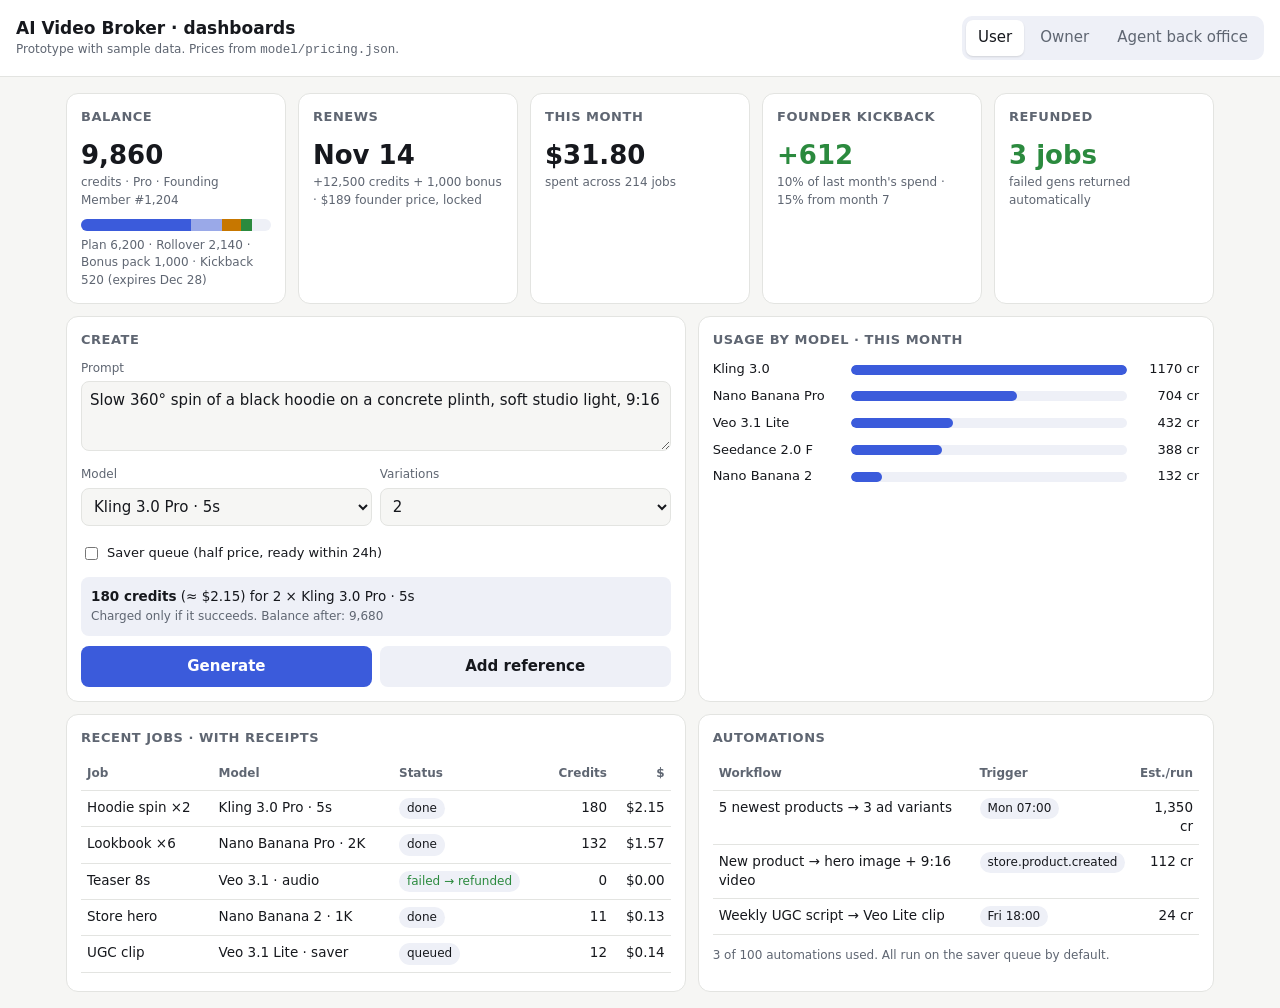
<file: ventures/video-broker/dashboards/index.html>
<!doctype html>
<html lang="en">
<head>
<meta charset="utf-8">
<meta name="viewport" content="width=device-width, initial-scale=1">
<title>Broker Dashboards</title>
<style>
:root{
  --bg:#f6f6f4;--panel:#ffffff;--ink:#16181d;--muted:#5f6672;--line:#e3e4e1;
  --accent:#3b5bdb;--accent-ink:#ffffff;--good:#2b8a3e;--warn:#c77700;--bad:#c92a2a;
  --bar:#3b5bdb;--bar2:#9aa9e8;--chip:#eef0f7;
}
@media (prefers-color-scheme: dark){
  :root:not([data-theme="light"]){
    --bg:#0f1115;--panel:#171a21;--ink:#e8eaed;--muted:#9aa1ad;--line:#262a33;
    --accent:#7b93f0;--accent-ink:#0f1115;--good:#55c271;--warn:#e9a23b;--bad:#ef6b6b;
    --bar:#7b93f0;--bar2:#3d4a80;--chip:#20242e;
  }
}
:root[data-theme="dark"]{
  --bg:#0f1115;--panel:#171a21;--ink:#e8eaed;--muted:#9aa1ad;--line:#262a33;
  --accent:#7b93f0;--accent-ink:#0f1115;--good:#55c271;--warn:#e9a23b;--bad:#ef6b6b;
  --bar:#7b93f0;--bar2:#3d4a80;--chip:#20242e;
}
*{box-sizing:border-box}
body{margin:0;background:var(--bg);color:var(--ink);font:15px/1.45 system-ui,-apple-system,"Segoe UI",Roboto,sans-serif}
header{display:flex;flex-wrap:wrap;gap:12px;align-items:center;justify-content:space-between;padding:16px;border-bottom:1px solid var(--line);background:var(--panel);position:sticky;top:0;z-index:2}
header h1{font-size:17px;margin:0}
.note{font-size:12px;color:var(--muted)}
nav{display:flex;gap:4px;background:var(--chip);padding:4px;border-radius:10px}
nav button{border:0;background:transparent;color:var(--muted);padding:7px 12px;border-radius:7px;font:inherit;cursor:pointer}
nav button[aria-selected="true"]{background:var(--panel);color:var(--ink);box-shadow:0 1px 2px rgba(0,0,0,.12)}
main{max-width:1180px;margin:0 auto;padding:16px}
section[hidden]{display:none}
.grid{display:grid;gap:12px}
.kpis{grid-template-columns:repeat(auto-fit,minmax(160px,1fr))}
.two{grid-template-columns:1fr}
@media(min-width:880px){.two{grid-template-columns:1.2fr 1fr}}
.card{background:var(--panel);border:1px solid var(--line);border-radius:12px;padding:14px;min-width:0}
.card h2{font-size:13px;font-weight:600;color:var(--muted);margin:0 0 10px;text-transform:uppercase;letter-spacing:.04em}
.big{font-size:26px;font-weight:650;font-variant-numeric:tabular-nums}
.sub{font-size:12px;color:var(--muted)}
.good{color:var(--good)}.warn{color:var(--warn)}.bad{color:var(--bad)}
table{width:100%;border-collapse:collapse;font-size:13.5px;font-variant-numeric:tabular-nums}
th,td{text-align:left;padding:7px 6px;border-bottom:1px solid var(--line);vertical-align:top}
th{color:var(--muted);font-weight:600;font-size:12px}
td.n,th.n{text-align:right}
.scroll{overflow-x:auto}
.bars{display:grid;gap:8px}
.bar-row{display:grid;grid-template-columns:130px 1fr 64px;gap:8px;align-items:center;font-size:13px}
.bar-track{height:10px;background:var(--chip);border-radius:5px;overflow:hidden}
.bar-fill{height:100%;background:var(--bar);border-radius:5px}
.meter{height:12px;background:var(--chip);border-radius:6px;overflow:hidden;display:flex;margin:10px 0 6px}
.meter span{display:block;height:100%}
label{font-size:12px;color:var(--muted);display:block;margin:8px 0 4px}
textarea,select,input{width:100%;font:inherit;color:var(--ink);background:var(--bg);border:1px solid var(--line);border-radius:8px;padding:8px}
textarea{min-height:70px;resize:vertical}
.row{display:flex;gap:8px;flex-wrap:wrap;align-items:center}
.row>*{flex:1 1 140px}
.btn{border:0;background:var(--accent);color:var(--accent-ink);padding:10px 14px;border-radius:8px;font:inherit;font-weight:600;cursor:pointer}
.btn.ghost{background:var(--chip);color:var(--ink)}
.quote{margin-top:10px;padding:10px;border-radius:8px;background:var(--chip);font-size:13.5px}
.chip{display:inline-block;padding:2px 8px;border-radius:999px;background:var(--chip);font-size:12px}
.toggle{display:flex;gap:6px;align-items:center;font-size:13px;color:var(--ink)}
.toggle input{width:auto}
code,pre{font-family:ui-monospace,SFMono-Regular,Menlo,monospace;font-size:12.5px}
pre{background:var(--chip);padding:10px;border-radius:8px;overflow-x:auto;margin:0}
.stack>*+*{margin-top:12px}
</style>
</head>
<body>
<header>
  <div>
    <h1>AI Video Broker · dashboards</h1>
    <div class="note">Prototype with sample data. Prices from <code>model/pricing.json</code>.</div>
  </div>
  <nav role="tablist">
    <button role="tab" aria-selected="true" data-tab="user">User</button>
    <button role="tab" aria-selected="false" data-tab="owner">Owner</button>
    <button role="tab" aria-selected="false" data-tab="agents">Agent back office</button>
  </nav>
</header>

<main>
<!-- ============ USER ============ -->
<section id="user" class="stack">
  <div class="grid kpis">
    <div class="card"><h2>Balance</h2><div class="big">9,860</div><div class="sub">credits · Pro · Founding Member #1,204</div>
      <div class="meter" title="Plan grant / rollover / top-up">
        <span style="width:58%;background:var(--bar)"></span><span style="width:16%;background:var(--bar2)"></span><span style="width:10%;background:var(--warn)"></span><span style="width:6%;background:var(--good)"></span>
      </div>
      <div class="sub">Plan 6,200 · Rollover 2,140 · Bonus pack 1,000 · Kickback 520 (expires Dec 28)</div></div>
    <div class="card"><h2>Renews</h2><div class="big">Nov 14</div><div class="sub">+12,500 credits + 1,000 bonus · $189 founder price, locked</div></div>
    <div class="card"><h2>This month</h2><div class="big">$31.80</div><div class="sub">spent across 214 jobs</div></div>
    <div class="card"><h2>Founder kickback</h2><div class="big good">+612</div><div class="sub">10% of last month's spend · 15% from month 7</div></div>
    <div class="card"><h2>Refunded</h2><div class="big good">3 jobs</div><div class="sub">failed gens returned automatically</div></div>
  </div>

  <div class="grid two">
    <div class="card">
      <h2>Create</h2>
      <label for="prompt">Prompt</label>
      <textarea id="prompt">Slow 360° spin of a black hoodie on a concrete plinth, soft studio light, 9:16</textarea>
      <div class="row">
        <div><label for="model">Model</label><select id="model"></select></div>
        <div><label for="count">Variations</label><select id="count"><option>1</option><option selected>2</option><option>4</option></select></div>
      </div>
      <div class="row" style="margin-top:10px">
        <label class="toggle"><input type="checkbox" id="saver"> Saver queue (half price, ready within 24h)</label>
      </div>
      <div class="quote" id="quote"></div>
      <div class="row" style="margin-top:10px"><button class="btn" id="go">Generate</button><button class="btn ghost">Add reference</button></div>
    </div>
    <div class="card">
      <h2>Usage by model · this month</h2>
      <div class="bars" id="usage"></div>
    </div>
  </div>

  <div class="grid two">
    <div class="card scroll">
      <h2>Recent jobs · with receipts</h2>
      <table id="jobs"><thead><tr><th>Job</th><th>Model</th><th>Status</th><th class="n">Credits</th><th class="n">$</th></tr></thead><tbody></tbody></table>
    </div>
    <div class="card">
      <h2>Automations</h2>
      <table><thead><tr><th>Workflow</th><th>Trigger</th><th class="n">Est./run</th></tr></thead><tbody>
        <tr><td>5 newest products → 3 ad variants</td><td><span class="chip">Mon 07:00</span></td><td class="n">1,350 cr</td></tr>
        <tr><td>New product → hero image + 9:16 video</td><td><span class="chip">store.product.created</span></td><td class="n">112 cr</td></tr>
        <tr><td>Weekly UGC script → Veo Lite clip</td><td><span class="chip">Fri 18:00</span></td><td class="n">24 cr</td></tr>
      </tbody></table>
      <p class="sub">3 of 100 automations used. All run on the saver queue by default.</p>
    </div>
  </div>
</section>

<!-- ============ OWNER ============ -->
<section id="owner" class="stack" hidden>
  <div class="grid kpis">
    <div class="card"><h2>MRR</h2><div class="big">$180k</div><div class="sub good">+11.2% m/m</div></div>
    <div class="card"><h2>Paid subs</h2><div class="big">1,000</div><div class="sub">50/30/15/5 Starter/Pro/Studio/Elite</div></div>
    <div class="card"><h2>Gross margin</h2><div class="big">55%</div><div class="sub">worst-case floor 25% · CI-enforced</div></div>
    <div class="card"><h2>Credit utilization</h2><div class="big">63%</div><div class="sub">of granted credits spent</div></div>
    <div class="card"><h2>Rollover liability</h2><div class="big warn">$24.6k</div><div class="sub">unspent credits (deferred revenue)</div></div>
    <div class="card"><h2>Founding seats</h2><div class="big">1,000</div><div class="sub">of 10,000 claimed · kickback liability $3.1k</div></div>
    <div class="card"><h2>CAC tests</h2><div class="big">$6.2k</div><div class="sub">of $14k capped loss budget used</div></div>
    <div class="card"><h2>Failed jobs</h2><div class="big">1.9%</div><div class="sub">all auto-refunded</div></div>
  </div>

  <div class="grid two">
    <div class="card scroll">
      <h2>Margin by model</h2>
      <p class="sub" style="margin-top:-6px">Per-job margin on credits actually spent. The 58% headline also counts plan credits that go unused.</p>
      <table id="margin"><thead><tr><th>Model</th><th class="n">Jobs</th><th class="n">Revenue</th><th class="n">Wholesale</th><th class="n">GM</th></tr></thead><tbody></tbody></table>
    </div>
    <div class="card">
      <h2>Provider spend · month to date</h2>
      <div class="bars" id="providers"></div>
      <p class="sub">Prepaid wallet floors alert at 5 days of runway.</p>
    </div>
  </div>

  <div class="grid two">
    <div class="card scroll">
      <h2>Cohort retention (logo)</h2>
      <table><thead><tr><th>Cohort</th><th class="n">M1</th><th class="n">M2</th><th class="n">M3</th><th class="n">M6</th></tr></thead><tbody>
        <tr><td>May</td><td class="n">88%</td><td class="n">79%</td><td class="n">73%</td><td class="n">62%</td></tr>
        <tr><td>Jun</td><td class="n">90%</td><td class="n">82%</td><td class="n">76%</td><td class="n">—</td></tr>
        <tr><td>Jul</td><td class="n">91%</td><td class="n">84%</td><td class="n">—</td><td class="n">—</td></tr>
      </tbody></table>
    </div>
    <div class="card">
      <h2>Acquisition · last 30 days</h2>
      <div class="bars" id="channels"></div>
      <p class="sub">CAC per paid sub. Kill line: $150 Starter / $300 Pro. Meta is over the Starter line.</p>
    </div>
  </div>
</section>

<!-- ============ AGENTS ============ -->
<section id="agents" class="stack" hidden>
  <div class="grid kpis">
    <div class="card"><h2>Active agent keys</h2><div class="big">4</div><div class="sub">of 5 on Pro</div></div>
    <div class="card"><h2>Agent spend MTD</h2><div class="big">1,912</div><div class="sub">credits · capped at 3,000</div></div>
    <div class="card"><h2>Tasks today</h2><div class="big">37</div><div class="sub">2 waiting for approval</div></div>
    <div class="card"><h2>Blocked by caps</h2><div class="big warn">1</div><div class="sub">over per-job limit</div></div>
  </div>

  <div class="card scroll">
    <h2>Agent keys</h2>
    <table id="keys"><thead><tr><th>Agent</th><th>Surface</th><th>Scopes</th><th class="n">Per-job cap</th><th class="n">MTD / monthly cap</th></tr></thead><tbody></tbody></table>
  </div>

  <div class="grid two">
    <div class="card scroll">
      <h2>Task queue</h2>
      <table><thead><tr><th>Task</th><th>Agent</th><th>Status</th><th class="n">Credits</th></tr></thead><tbody>
        <tr><td>3 ad variants · SKU HGL-112</td><td>FORGE (Claude)</td><td><span class="chip">running</span></td><td class="n">270 held</td></tr>
        <tr><td>Veo 3.1 8s launch teaser</td><td>Slack bot</td><td><span class="chip warn">needs approval</span></td><td class="n">513</td></tr>
        <tr><td>Nano Banana Pro lookbook ×12</td><td>n8n</td><td><span class="chip">saver · queued</span></td><td class="n">132 held</td></tr>
        <tr><td>Seedance 2.0 15s</td><td>Discord bot</td><td><span class="chip bad">blocked: per-job cap</span></td><td class="n">0</td></tr>
      </tbody></table>
    </div>
    <div class="card">
      <h2>Connect an agent</h2>
      <p class="sub">Claude: Settings → Connectors → Add custom connector, then paste the URL. Headless agents use a bearer key.</p>
      <pre>{
  "mcpServers": {
    "video-broker": {
      "type": "http",
      "url": "https://api.example.com/mcp",
      "headers": { "Authorization": "Bearer ak_live_…" }
    }
  }
}</pre>
      <p class="sub">Tools: list_models · quote · generate · get_job · cancel_job · upload_media · list_workflows · run_workflow · create_workflow · get_balance · list_library · store_list_products · request_topup_link</p>
    </div>
  </div>

  <div class="card scroll">
    <h2>Audit log</h2>
    <table><thead><tr><th>Time</th><th>Key</th><th>Tool</th><th>Result</th><th class="n">Credits</th></tr></thead><tbody>
      <tr><td>09:42</td><td>FORGE</td><td>generate</td><td>hold → running</td><td class="n">−270 held</td></tr>
      <tr><td>09:40</td><td>FORGE</td><td>quote</td><td>q_8f2 · 270 cr</td><td class="n">0</td></tr>
      <tr><td>09:31</td><td>Discord bot</td><td>generate</td><td>refused: 488 &gt; per-job cap 300</td><td class="n">0</td></tr>
      <tr><td>08:05</td><td>n8n</td><td>run_workflow</td><td>pre-quoted 132 · saver lane</td><td class="n">−132 held</td></tr>
      <tr><td>07:58</td><td>Slack bot</td><td>request_topup_link</td><td>link sent to owner</td><td class="n">0</td></tr>
    </tbody></table>
  </div>
</section>
</main>

<script>
// Keep in sync with model/pricing.json (wholesale USD, markup 1.6, saver 0.5, Pro plan rate).
const MARKUP = 1.6, SAVER = 0.5, FACE = 0.01, PLAN_RATE = 149 / 12500;
const MODELS = [
  ["Auto · fast & cheap (Veo 3.1 Lite 5s)", 0.15],
  ["Nano Banana 2 · 1K image", 0.067],
  ["Nano Banana Pro · 2K image", 0.134],
  ["Kling 2.5 Turbo · 5s", 0.35],
  ["Kling 3.0 Pro · 5s", 0.56],
  ["Seedance 2.0 Fast · 720p 5s", 1.21],
  ["Seedance 2.0 · 720p 5s", 1.52],
  ["Veo 3.1 · 8s · audio", 3.20],
];
const credits = (w, saver) => Math.ceil(w * MARKUP * (saver ? SAVER : 1) / FACE);

const sel = document.getElementById("model");
MODELS.forEach(([name], i) => sel.add(new Option(name, i, false, i === 4)));
function renderQuote(){
  const [name, w] = MODELS[sel.value];
  const n = +document.getElementById("count").value;
  const saver = document.getElementById("saver").checked;
  const c = credits(w, saver) * n;
  document.getElementById("quote").innerHTML =
    `<b>${c.toLocaleString()} credits</b> (≈ $${(c * PLAN_RATE).toFixed(2)}) for ${n} × ${name}` +
    (saver ? " · saver queue" : "") + `<br><span class="sub">Charged only if it succeeds. Balance after: ${(9860 - c).toLocaleString()}</span>`;
}
["model","count","saver"].forEach(id => document.getElementById(id).addEventListener("input", renderQuote));
renderQuote();
document.getElementById("go").addEventListener("click", () => {
  document.getElementById("quote").insertAdjacentHTML("beforeend", '<br><span class="good">Queued (prototype: nothing is sent).</span>');
});

function bars(el, rows, fmt){
  const max = Math.max(...rows.map(r => r[1]));
  document.getElementById(el).innerHTML = rows.map(([k, v]) =>
    `<div class="bar-row"><span>${k}</span><div class="bar-track"><div class="bar-fill" style="width:${v / max * 100}%"></div></div><span style="text-align:right">${fmt(v)}</span></div>`).join("");
}
bars("usage", [["Kling 3.0", 1170], ["Nano Banana Pro", 704], ["Veo 3.1 Lite", 432], ["Seedance 2.0 F", 388], ["Nano Banana 2", 132]], v => v + " cr");
bars("providers", [["fal.ai (Kling, Veo Lite)", 31000], ["Google (Nano Banana, Veo)", 26000], ["BytePlus (Seedance)", 11800]], v => "$" + (v / 1000).toFixed(1) + "k");
bars("channels", [["Affiliates", 78], ["Organic social", 30], ["SEO", 45], ["TikTok ads", 135], ["Meta ads", 178]], v => "$" + v);

const jobs = [
  ["Hoodie spin ×2", "Kling 3.0 Pro · 5s", "done", 180],
  ["Lookbook ×6", "Nano Banana Pro · 2K", "done", 132],
  ["Teaser 8s", "Veo 3.1 · audio", "failed → refunded", 0],
  ["Store hero", "Nano Banana 2 · 1K", "done", 11],
  ["UGC clip", "Veo 3.1 Lite · saver", "queued", 12],
];
document.querySelector("#jobs tbody").innerHTML = jobs.map(([j, m, s, c]) =>
  `<tr><td>${j}</td><td>${m}</td><td><span class="chip ${s.startsWith("failed") ? "good" : ""}">${s}</span></td><td class="n">${c}</td><td class="n">$${(c * PLAN_RATE).toFixed(2)}</td></tr>`).join("");

// Revenue at credit face value; wholesale = revenue / markup (saver jobs earn half and cost half).
const marginRows = [["Kling 3.0 Pro", 41250, 0.56], ["Nano Banana Pro", 88500, 0.134], ["Veo 3.1 Lite", 52250, 0.15], ["Seedance 2.0 Fast", 9750, 1.21], ["Veo 3.1 8s", 3125, 3.20], ["Nano Banana 2", 61000, 0.067]];
document.querySelector("#margin tbody").innerHTML = marginRows.map(([m, n, w]) => {
  const rev = n * credits(w) * PLAN_RATE, cost = n * w, gm = (1 - cost / rev) * 100;
  return `<tr><td>${m}</td><td class="n">${n.toLocaleString()}</td><td class="n">$${(rev / 1000).toFixed(1)}k</td><td class="n">$${(cost / 1000).toFixed(1)}k</td><td class="n">${gm.toFixed(0)}%</td></tr>`;
}).join("");

const keys = [
  ["FORGE (Claude connector)", "MCP · OAuth", "jobs:write, workflows:run", 300, 1240, 1500],
  ["Slack bot", "Slack", "jobs:write · approval > 400", 600, 380, 800],
  ["n8n nightly", "REST", "workflows:run", 200, 260, 500],
  ["Discord bot", "Discord", "jobs:write", 300, 32, 200],
];
document.querySelector("#keys tbody").innerHTML = keys.map(([a, s, sc, pj, mtd, cap]) =>
  `<tr><td>${a}</td><td>${s}</td><td><span class="chip">${sc}</span></td><td class="n">${pj}</td><td class="n ${mtd / cap > .8 ? "warn" : ""}">${mtd.toLocaleString()} / ${cap.toLocaleString()}</td></tr>`).join("");

document.querySelectorAll("nav button").forEach(b => b.addEventListener("click", () => {
  document.querySelectorAll("nav button").forEach(x => x.setAttribute("aria-selected", x === b));
  document.querySelectorAll("main section").forEach(s => s.hidden = s.id !== b.dataset.tab);
  try { localStorage.setItem("tab", b.dataset.tab); } catch (e) {}
}));
try { const t = localStorage.getItem("tab"); if (t) document.querySelector(`nav [data-tab="${t}"]`)?.click(); } catch (e) {}
</script>
</body>
</html>
</file>
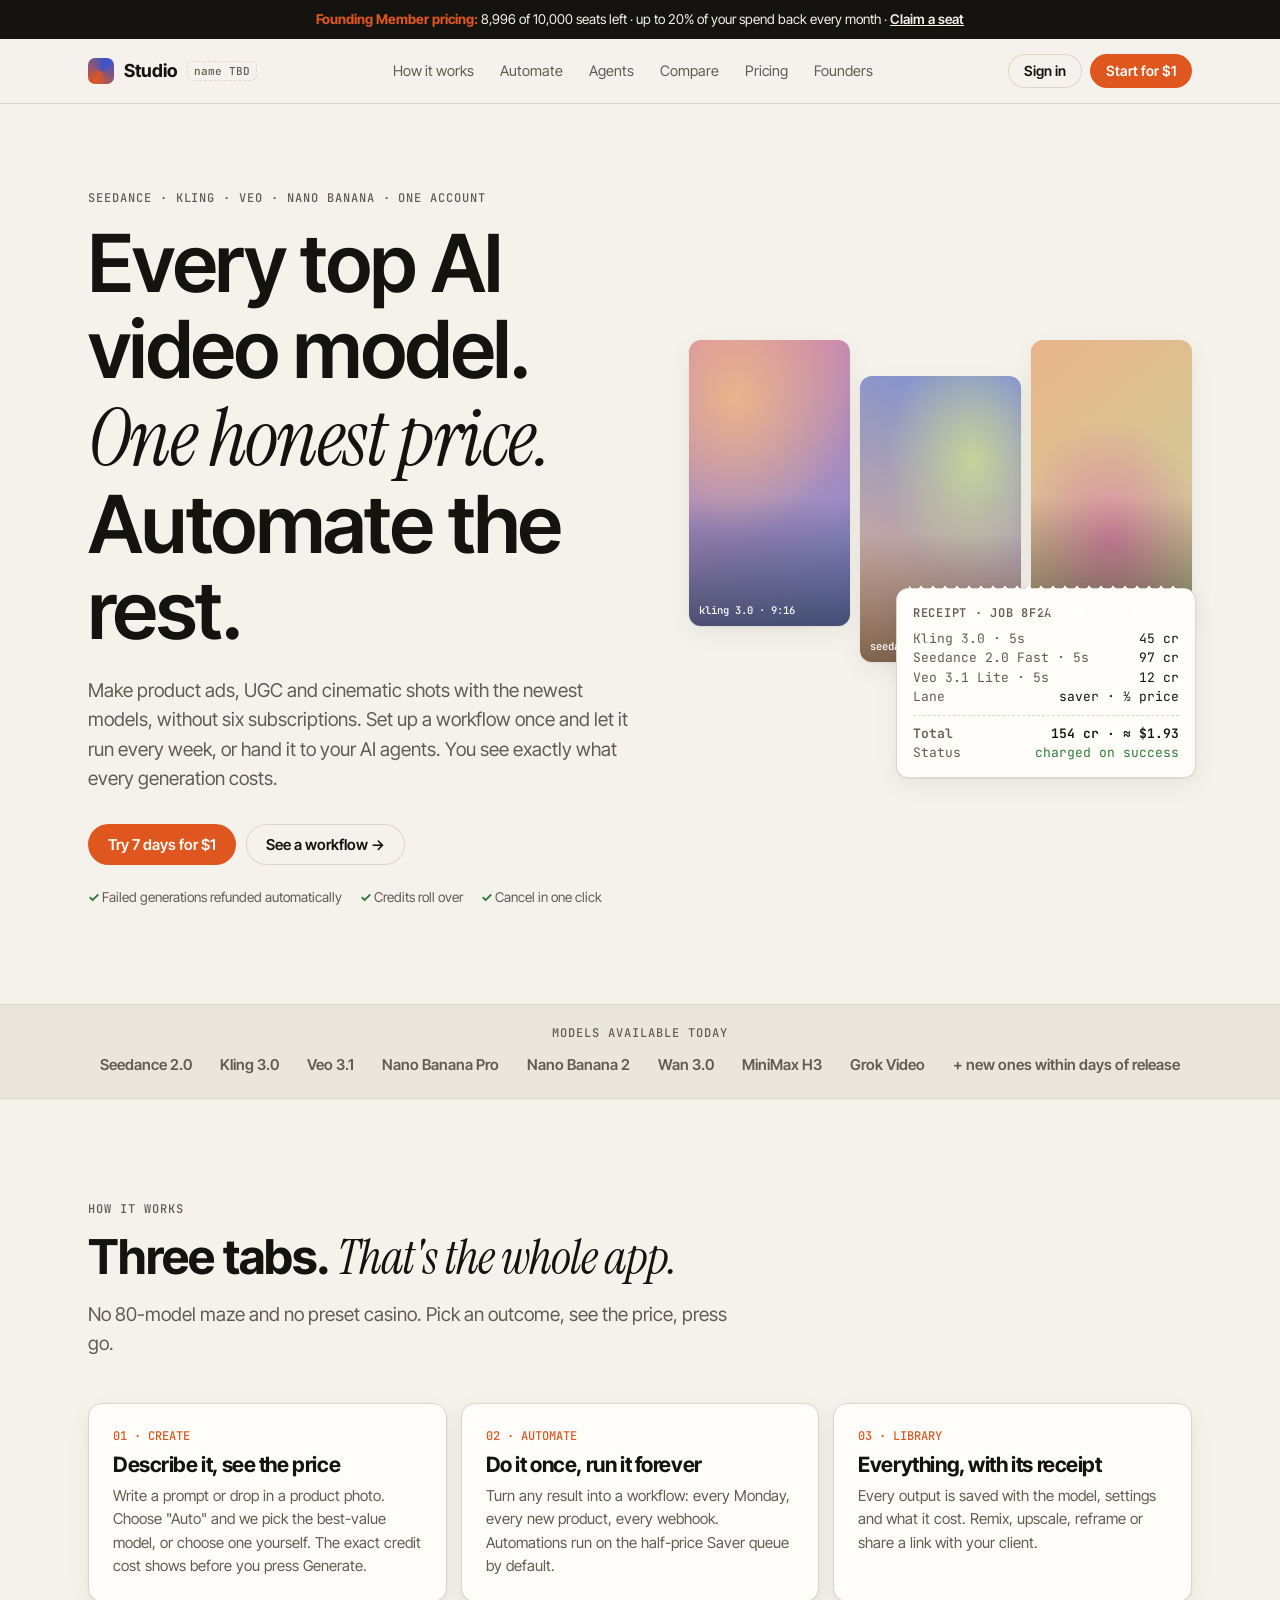
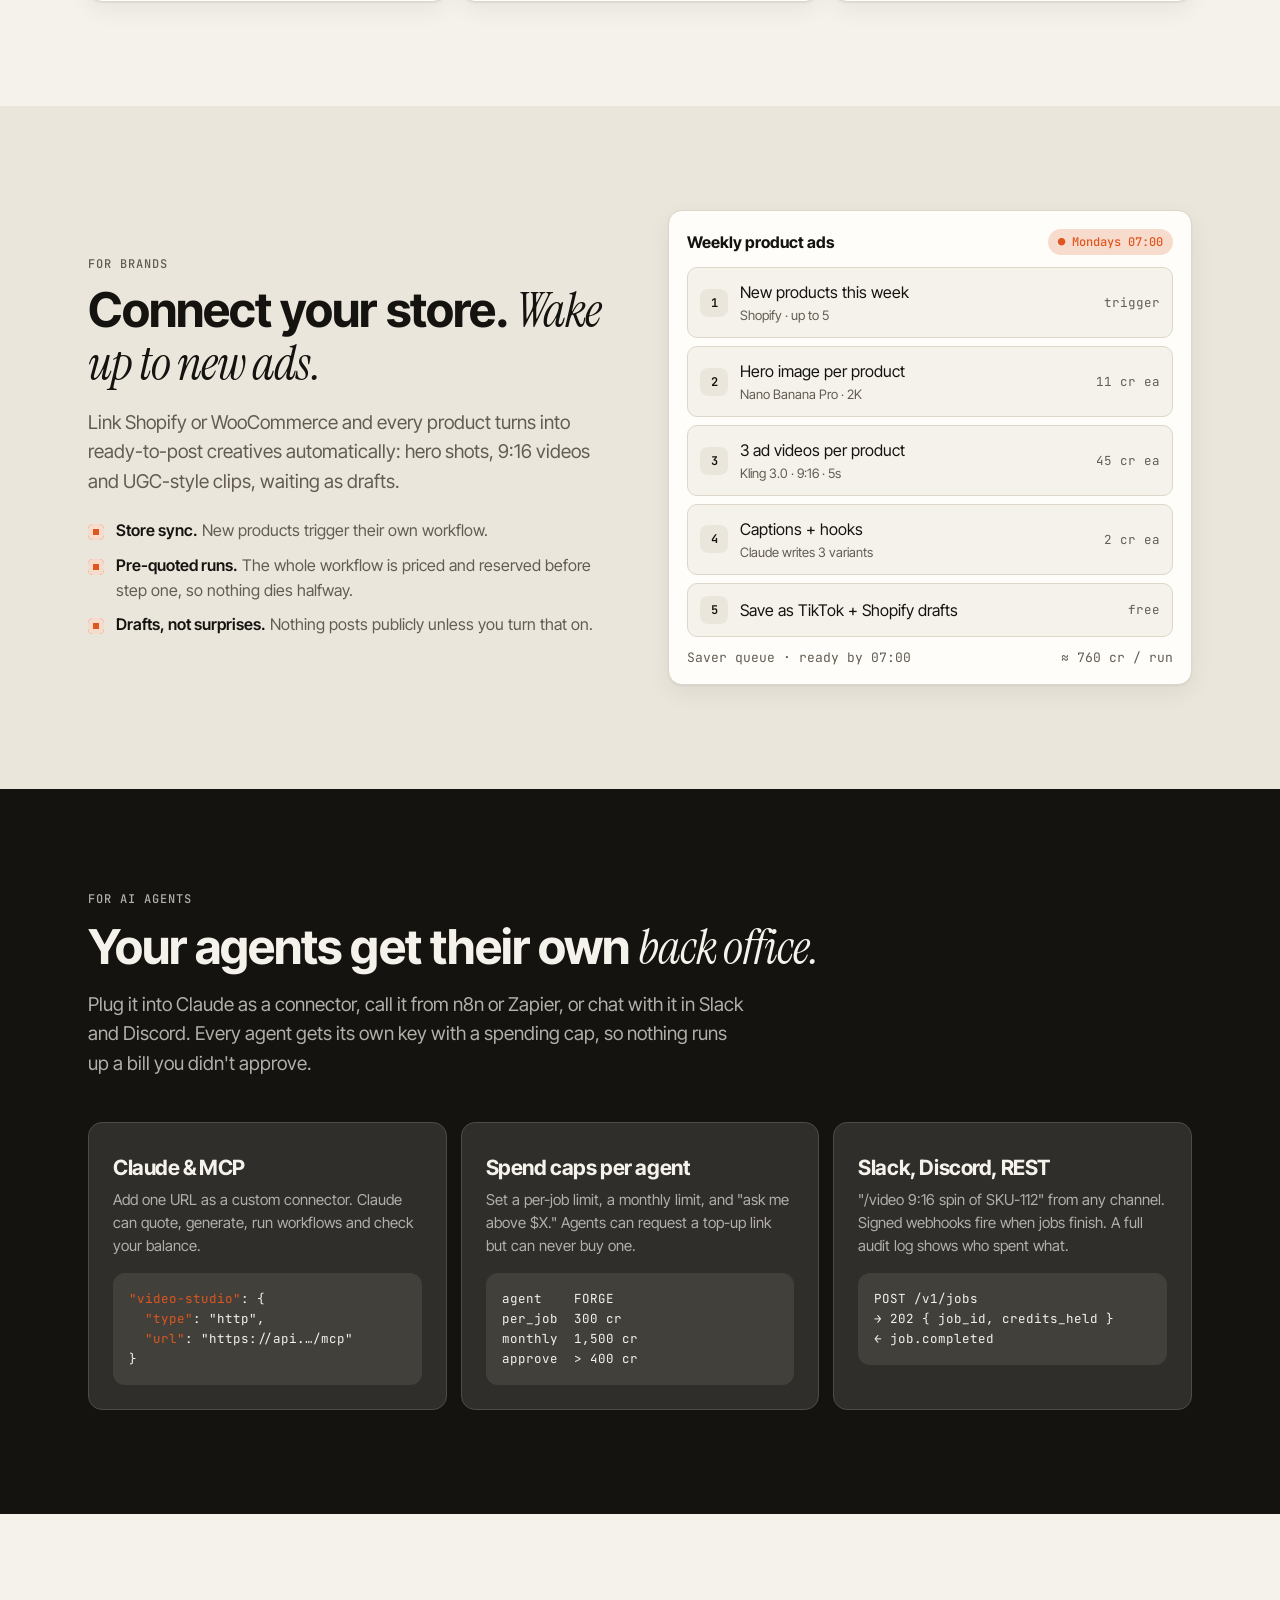
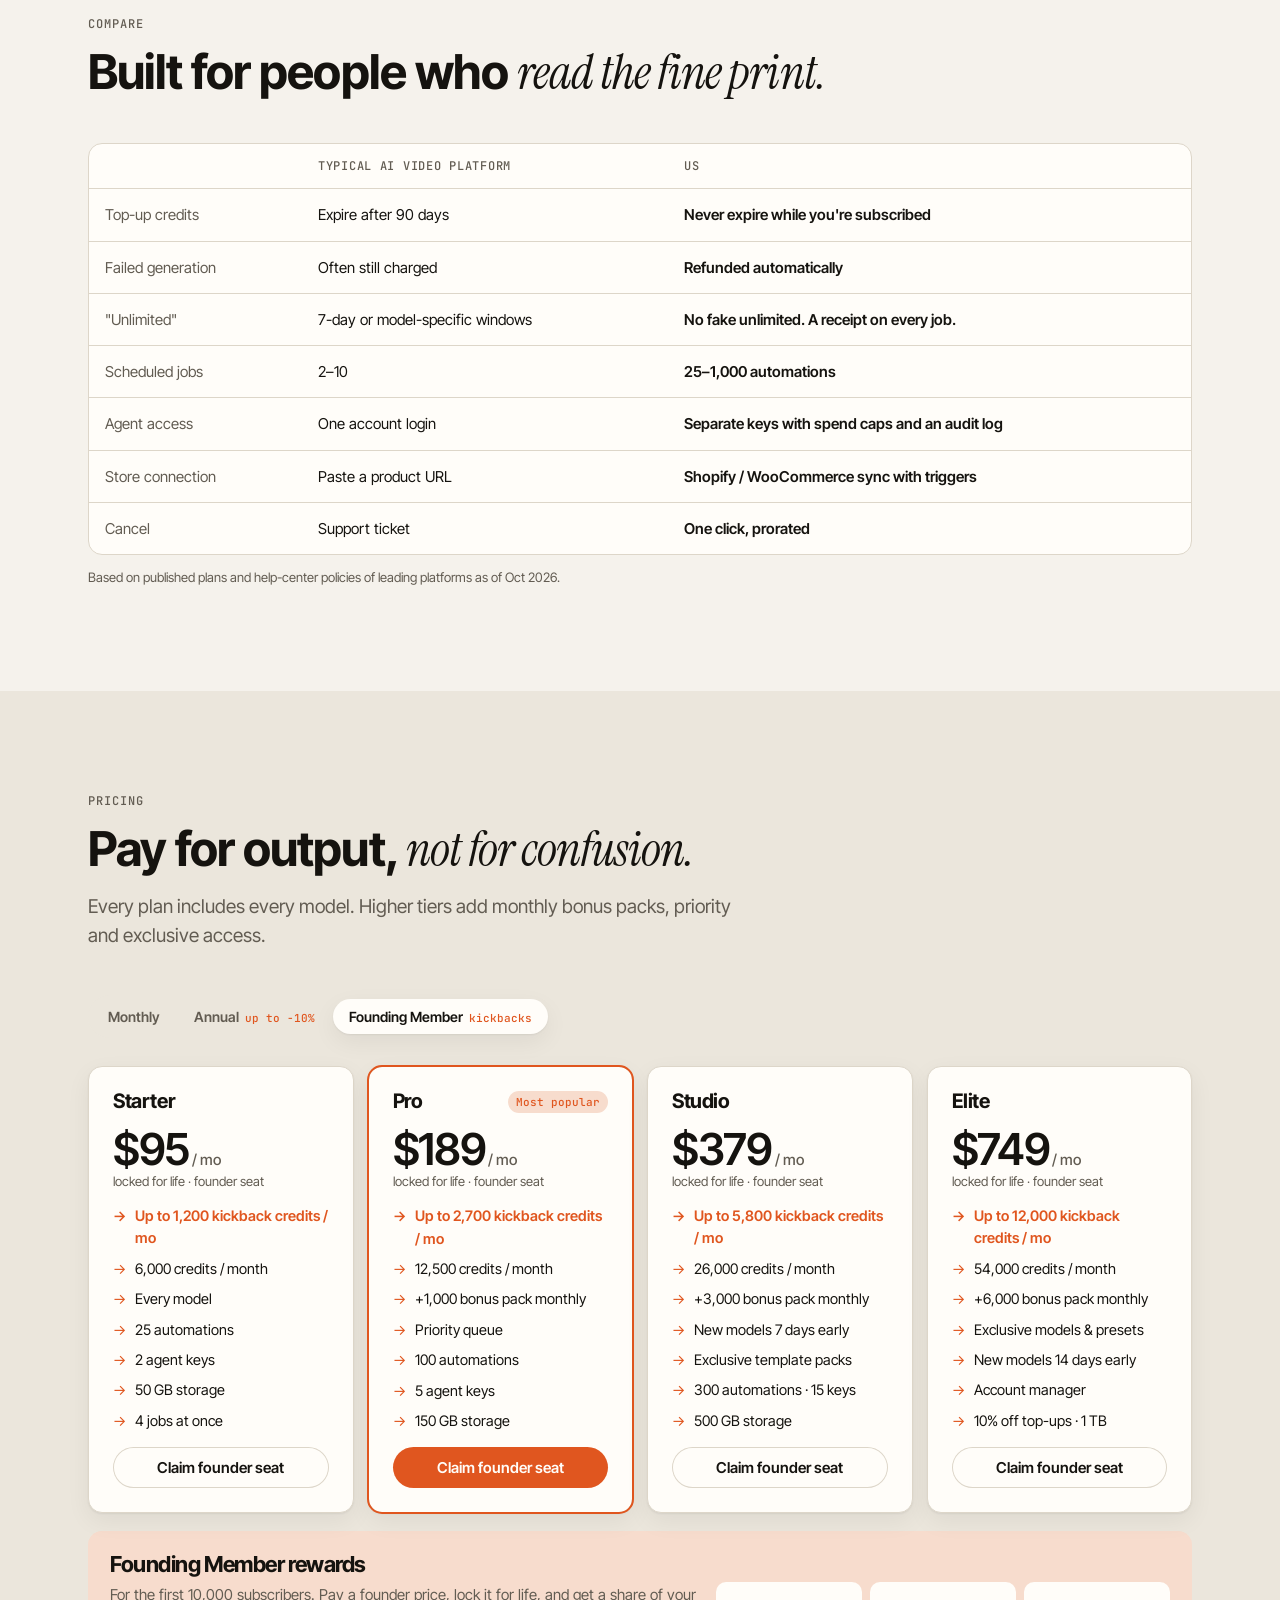
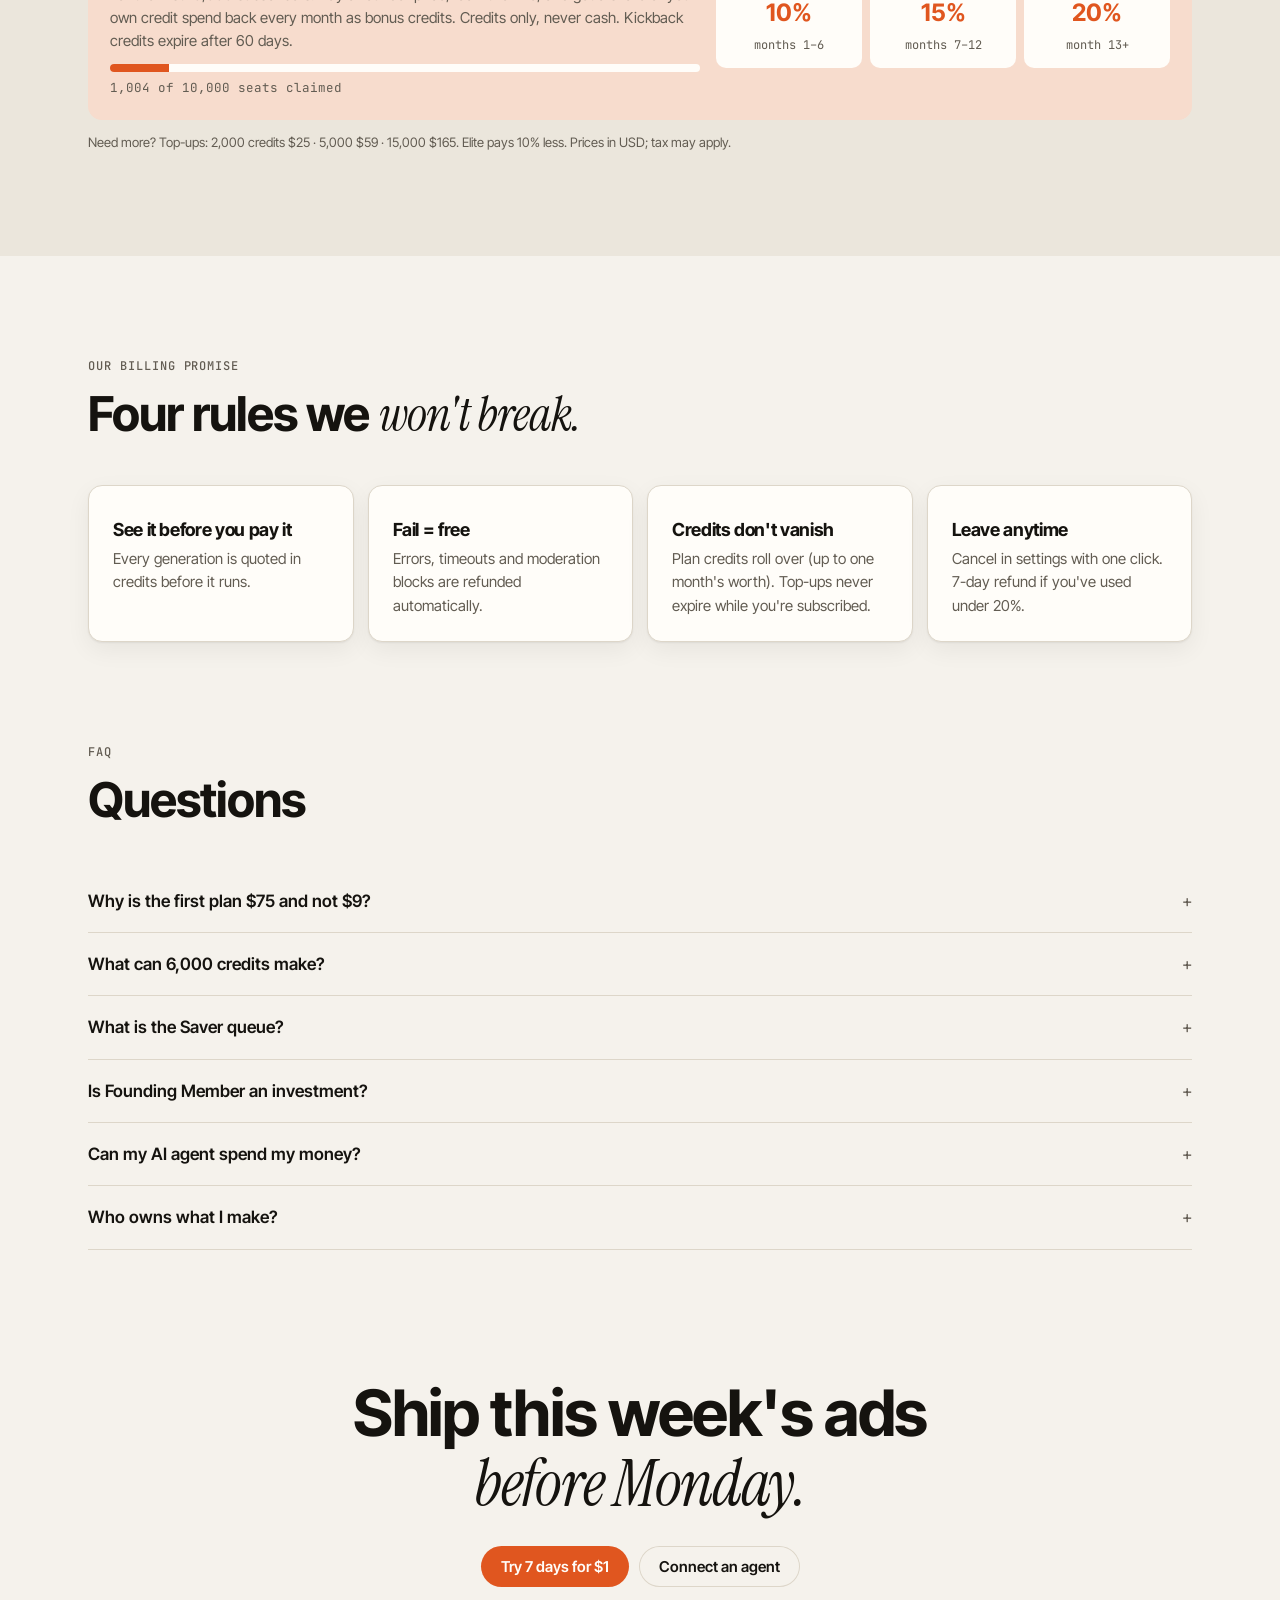
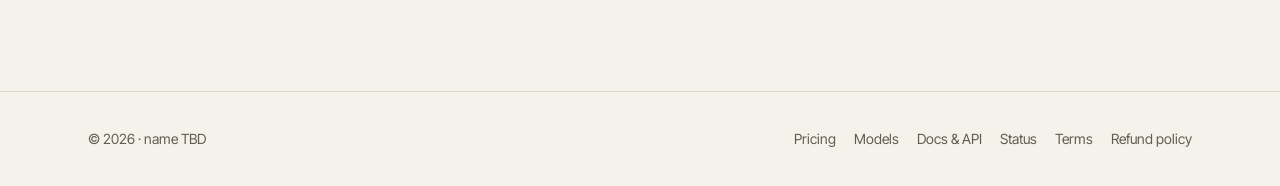
<file: ventures/video-broker/site/index.html>
<!doctype html>
<html lang="en">
<head>
<meta charset="utf-8">
<meta name="viewport" content="width=device-width, initial-scale=1">
<title>Every AI Video Model, One Honest Price</title>
<meta name="description" content="Seedance, Kling, Veo, Nano Banana and more in one subscription. Automate your ads with workflows and AI agents. A receipt on every generation.">
<link rel="preconnect" href="https://fonts.googleapis.com">
<link rel="preconnect" href="https://fonts.gstatic.com" crossorigin>
<link href="https://fonts.googleapis.com/css2?family=Inter+Tight:wght@400;500;600;700&family=Instrument+Serif:ital@0;1&family=JetBrains+Mono:wght@400;500&display=swap" rel="stylesheet">
<link rel="stylesheet" href="styles.css">
</head>
<body>

<div class="founder-bar">
  <b>Founding Member pricing:</b> <span id="seats-left">8,996</span> of 10,000 seats left · up to 20% of your spend back every month · <a href="founders.html">Claim a seat</a>
</div>

<nav class="top" aria-label="Main">
  <div class="wrap">
    <a href="#" class="logo"><span class="logo-mark" aria-hidden="true"></span>Studio <small>name TBD</small></a>
    <div class="links">
      <a href="#how">How it works</a><a href="#automate">Automate</a><a href="#agents">Agents</a><a href="#compare">Compare</a><a href="#pricing">Pricing</a><a href="founders.html">Founders</a>
    </div>
    <div class="nav-cta">
      <a class="btn btn-ghost signin" href="#">Sign in</a>
      <a class="btn btn-primary" href="#pricing">Start for $1</a>
    </div>
  </div>
</nav>

<header class="hero">
  <div class="wrap hero-grid">
    <div>
      <div class="eyebrow">Seedance · Kling · Veo · Nano Banana · one account</div>
      <h1 style="margin-top:16px">Every top AI video model. <em>One honest price.</em> Automate the rest.</h1>
      <p class="lede">Make product ads, UGC and cinematic shots with the newest models, without six subscriptions. Set up a workflow once and let it run every week, or hand it to your AI agents. You see exactly what every generation costs.</p>
      <div class="hero-ctas">
        <a class="btn btn-primary" href="#pricing">Try 7 days for $1</a>
        <a class="btn btn-ghost" href="#automate">See a workflow →</a>
      </div>
      <div class="trust"><span>Failed generations refunded automatically</span><span>Credits roll over</span><span>Cancel in one click</span></div>
    </div>

    <div class="stage" aria-label="Example: three generated ad frames and the receipt for them">
      <div class="frames">
        <div class="frame f1"><span>kling 3.0 · 9:16</span></div>
        <div class="frame f2"><span>seedance 2.0 · 9:16</span></div>
        <div class="frame f3"><span>veo 3.1 lite · 9:16</span></div>
      </div>
      <div class="receipt" role="img" aria-label="Receipt: 3 clips, 154 credits, about $1.93">
        <h4>Receipt · job 8f2a</h4>
        <div class="r"><span>Kling 3.0 · 5s</span><span>45 cr</span></div>
        <div class="r"><span>Seedance 2.0 Fast · 5s</span><span>97 cr</span></div>
        <div class="r"><span>Veo 3.1 Lite · 5s</span><span>12 cr</span></div>
        <div class="r"><span>Lane</span><span>saver · ½ price</span></div>
        <hr>
        <div class="r total"><span>Total</span><span>154 cr · ≈ $1.93</span></div>
        <div class="r"><span>Status</span><span class="ok">charged on success</span></div>
      </div>
    </div>
  </div>
</header>

<div class="models">
  <div class="wrap">
    <div class="eyebrow">Models available today</div>
    <b>Seedance 2.0</b><b>Kling 3.0</b><b>Veo 3.1</b><b>Nano Banana Pro</b><b>Nano Banana 2</b><b>Wan 3.0</b><b>MiniMax H3</b><b>Grok Video</b><b>+ new ones within days of release</b>
  </div>
</div>

<section id="how">
  <div class="wrap">
    <div class="head">
      <div class="eyebrow">How it works</div>
      <h2>Three tabs. <em>That's the whole app.</em></h2>
      <p class="lede">No 80-model maze and no preset casino. Pick an outcome, see the price, press go.</p>
    </div>
    <div class="steps">
      <div class="card"><div class="step-n">01 · CREATE</div><h3>Describe it, see the price</h3><p>Write a prompt or drop in a product photo. Choose "Auto" and we pick the best-value model, or choose one yourself. The exact credit cost shows before you press Generate.</p></div>
      <div class="card"><div class="step-n">02 · AUTOMATE</div><h3>Do it once, run it forever</h3><p>Turn any result into a workflow: every Monday, every new product, every webhook. Automations run on the half-price Saver queue by default.</p></div>
      <div class="card"><div class="step-n">03 · LIBRARY</div><h3>Everything, with its receipt</h3><p>Every output is saved with the model, settings and what it cost. Remix, upscale, reframe or share a link with your client.</p></div>
    </div>
  </div>
</section>

<section id="automate" style="background:var(--bg-2)">
  <div class="wrap split">
    <div>
      <div class="eyebrow">For brands</div>
      <h2 style="margin-top:14px">Connect your store. <em>Wake up to new ads.</em></h2>
      <p class="lede" style="margin-top:18px">Link Shopify or WooCommerce and every product turns into ready-to-post creatives automatically: hero shots, 9:16 videos and UGC-style clips, waiting as drafts.</p>
      <ul class="checks">
        <li><b>Store sync.</b> New products trigger their own workflow.</li>
        <li><b>Pre-quoted runs.</b> The whole workflow is priced and reserved before step one, so nothing dies halfway.</li>
        <li><b>Drafts, not surprises.</b> Nothing posts publicly unless you turn that on.</li>
      </ul>
    </div>
    <div class="flow" aria-label="Example workflow">
      <div class="flow-top"><b>Weekly product ads</b><span class="pill on">● Mondays 07:00</span></div>
      <ol>
        <li><div>New products this week<small>Shopify · up to 5</small></div><span class="mono">trigger</span></li>
        <li><div>Hero image per product<small>Nano Banana Pro · 2K</small></div><span class="mono">11 cr ea</span></li>
        <li><div>3 ad videos per product<small>Kling 3.0 · 9:16 · 5s</small></div><span class="mono">45 cr ea</span></li>
        <li><div>Captions + hooks<small>Claude writes 3 variants</small></div><span class="mono">2 cr ea</span></li>
        <li><div>Save as TikTok + Shopify drafts</div><span class="mono">free</span></li>
      </ol>
      <div class="flow-foot"><span>Saver queue · ready by 07:00</span><span>≈ 760 cr / run</span></div>
    </div>
  </div>
</section>

<section id="agents" class="agents">
  <div class="wrap">
    <div class="head">
      <div class="eyebrow">For AI agents</div>
      <h2>Your agents get their own <em>back office.</em></h2>
      <p class="lede">Plug it into Claude as a connector, call it from n8n or Zapier, or chat with it in Slack and Discord. Every agent gets its own key with a spending cap, so nothing runs up a bill you didn't approve.</p>
    </div>
    <div class="agent-grid">
      <div class="card"><h3>Claude & MCP</h3><p>Add one URL as a custom connector. Claude can quote, generate, run workflows and check your balance.</p>
<pre><span class="k">"video-studio"</span>: {
  <span class="k">"type"</span>: "http",
  <span class="k">"url"</span>: "https://api.…/mcp"
}</pre></div>
      <div class="card"><h3>Spend caps per agent</h3><p>Set a per-job limit, a monthly limit, and "ask me above $X." Agents can request a top-up link but can never buy one.</p>
<pre>agent    FORGE
per_job  300 cr
monthly  1,500 cr
approve  &gt; 400 cr</pre></div>
      <div class="card"><h3>Slack, Discord, REST</h3><p>"/video 9:16 spin of SKU-112" from any channel. Signed webhooks fire when jobs finish. A full audit log shows who spent what.</p>
<pre>POST /v1/jobs
→ 202 { job_id, credits_held }
← job.completed</pre></div>
    </div>
  </div>
</section>

<section id="compare">
  <div class="wrap">
    <div class="head">
      <div class="eyebrow">Compare</div>
      <h2>Built for people who <em>read the fine print.</em></h2>
    </div>
    <div class="table-wrap">
      <table>
        <thead><tr><th></th><th>Typical AI video platform</th><th>Us</th></tr></thead>
        <tbody>
          <tr><td>Top-up credits</td><td>Expire after 90 days</td><td class="us">Never expire while you're subscribed</td></tr>
          <tr><td>Failed generation</td><td>Often still charged</td><td class="us">Refunded automatically</td></tr>
          <tr><td>"Unlimited"</td><td>7-day or model-specific windows</td><td class="us">No fake unlimited. A receipt on every job.</td></tr>
          <tr><td>Scheduled jobs</td><td>2–10</td><td class="us">25–1,000 automations</td></tr>
          <tr><td>Agent access</td><td>One account login</td><td class="us">Separate keys with spend caps and an audit log</td></tr>
          <tr><td>Store connection</td><td>Paste a product URL</td><td class="us">Shopify / WooCommerce sync with triggers</td></tr>
          <tr><td>Cancel</td><td>Support ticket</td><td class="us">One click, prorated</td></tr>
        </tbody>
      </table>
    </div>
    <p class="footnote">Based on published plans and help-center policies of leading platforms as of Oct 2026.</p>
  </div>
</section>

<section id="pricing" style="background:var(--bg-2)">
  <div class="wrap">
    <div class="head">
      <div class="eyebrow">Pricing</div>
      <h2>Pay for output, <em>not for confusion.</em></h2>
      <p class="lede">Every plan includes every model. Higher tiers add monthly bonus packs, priority and exclusive access.</p>
    </div>
    <div class="toggle" role="group" aria-label="Billing">
      <button aria-pressed="false" data-mode="monthly">Monthly</button>
      <button aria-pressed="false" data-mode="annual">Annual<span class="tag">up to −10%</span></button>
      <button aria-pressed="true" data-mode="founder">Founding Member<span class="tag">kickbacks</span></button>
    </div>
    <div class="plans" id="plans"></div>

    <div class="founder-panel" id="founder-panel">
      <div>
        <h3>Founding Member rewards</h3>
        <p>For the first 10,000 subscribers. Pay a founder price, lock it for life, and get a share of your own credit spend back every month as bonus credits. Credits only, never cash. Kickback credits expire after 60 days.</p>
        <div class="seats" aria-label="Founding seats claimed"><i id="seats-bar" style="width:10%"></i></div>
        <p class="mono" style="font-size:12.5px;margin-top:6px"><span id="seats-claimed">1,004</span> of 10,000 seats claimed</p>
      </div>
      <div class="ladder">
        <div><b>10%</b><span>months 1–6</span></div>
        <div><b>15%</b><span>months 7–12</span></div>
        <div><b>20%</b><span>month 13+</span></div>
      </div>
    </div>
    <p class="footnote">Need more? Top-ups: 2,000 credits $25 · 5,000 $59 · 15,000 $165. Elite pays 10% less. Prices in USD; tax may apply.</p>
  </div>
</section>

<section>
  <div class="wrap">
    <div class="head">
      <div class="eyebrow">Our billing promise</div>
      <h2>Four rules we <em>won't break.</em></h2>
    </div>
    <div class="promise">
      <div class="card"><h3>See it before you pay it</h3><p>Every generation is quoted in credits before it runs.</p></div>
      <div class="card"><h3>Fail = free</h3><p>Errors, timeouts and moderation blocks are refunded automatically.</p></div>
      <div class="card"><h3>Credits don't vanish</h3><p>Plan credits roll over (up to one month's worth). Top-ups never expire while you're subscribed.</p></div>
      <div class="card"><h3>Leave anytime</h3><p>Cancel in settings with one click. 7-day refund if you've used under 20%.</p></div>
    </div>
  </div>
</section>

<section style="padding-top:0">
  <div class="wrap">
    <div class="head"><div class="eyebrow">FAQ</div><h2>Questions</h2></div>
    <details><summary>Why is the first plan $75 and not $9?</summary><p>We're built for people who ship content for a business: brands, freelancers and agencies. $75 gets you 6,000 credits, store sync, 25 automations and agent access. If you only want to play with a few images a month, a cheaper consumer app will suit you better, and that's fine.</p></details>
    <details><summary>What can 6,000 credits make?</summary><p>About 66 Kling 3.0 clips, or ~270 Nano Banana Pro images, or 250 Veo 3.1 Lite clips. Twice that on the Saver queue. Mix and match freely.</p></details>
    <details><summary>What is the Saver queue?</summary><p>Half-price generation for anything that doesn't need to be instant. Jobs finish within 24 hours, usually much sooner. Automations use it by default.</p></details>
    <details><summary>Is Founding Member an investment?</summary><p>No. It's a loyalty program. You pay a founder price and get bonus platform credits back each month based on your own usage. There's no cash, no ownership and no share of company revenue.</p></details>
    <details><summary>Can my AI agent spend my money?</summary><p>Only within the caps you set for that agent's key. Agents can't buy top-ups. They can only send you a payment link.</p></details>
    <details><summary>Who owns what I make?</summary><p>You do, subject to each model provider's terms, which we list on every model page.</p></details>
  </div>
</section>

<section class="final" style="padding-top:24px">
  <div class="wrap">
    <h2>Ship this week's ads <em>before Monday.</em></h2>
    <div class="hero-ctas"><a class="btn btn-primary" href="#pricing">Try 7 days for $1</a><a class="btn btn-ghost" href="#agents">Connect an agent</a></div>
  </div>
</section>

<footer>
  <div class="wrap">
    <span>© 2026 · name TBD</span>
    <nav aria-label="Footer"><a href="#pricing">Pricing</a><a href="#">Models</a><a href="#">Docs & API</a><a href="#">Status</a><a href="#">Terms</a><a href="#">Refund policy</a></nav>
  </div>
</footer>

<script>
// Mirrors ventures/video-broker/model/pricing.json. Change prices there first and run
// `python3 model/economics.py --check`, then update this table.
const PLANS = [
  { id: "starter", name: "Starter", monthly: 75,  annualOff: .10, founder: 95,  credits: 6000,  bonus: 0,
    items: ["6,000 credits / month", "Every model", "25 automations", "2 agent keys", "50 GB storage", "4 jobs at once"] },
  { id: "pro", name: "Pro", monthly: 149, annualOff: .10, founder: 189, credits: 12500, bonus: 1000, feature: true,
    items: ["12,500 credits / month", "+1,000 bonus pack monthly", "Priority queue", "100 automations", "5 agent keys", "150 GB storage"] },
  { id: "studio", name: "Studio", monthly: 299, annualOff: .05, founder: 379, credits: 26000, bonus: 3000,
    items: ["26,000 credits / month", "+3,000 bonus pack monthly", "New models 7 days early", "Exclusive template packs", "300 automations · 15 keys", "500 GB storage"] },
  { id: "elite", name: "Elite", monthly: 599, annualOff: 0, founder: 749, credits: 54000, bonus: 6000,
    items: ["54,000 credits / month", "+6,000 bonus pack monthly", "Exclusive models & presets", "New models 14 days early", "Account manager", "10% off top-ups · 1 TB"] },
];
const fmt = n => n.toLocaleString("en-US", { maximumFractionDigits: 2 });

function render(mode){
  document.querySelectorAll(".toggle button").forEach(b => b.setAttribute("aria-pressed", b.dataset.mode === mode));
  document.getElementById("founder-panel").hidden = mode !== "founder";
  document.getElementById("plans").innerHTML = PLANS.map(p => {
    let price = p.monthly, note = "billed monthly", extra = "";
    if (mode === "annual") {
      price = +(p.monthly * (1 - p.annualOff)).toFixed(2);
      note = p.annualOff ? `billed yearly · save ${p.annualOff * 100}%` : "same price yearly";
    }
    if (mode === "founder") {
      price = p.founder;
      note = "locked for life · founder seat";
      extra = `<li class="x">Up to ${fmt(Math.round((p.credits + p.bonus) * .2))} kickback credits / mo</li>`;
    }
    return `<div class="card plan ${p.feature ? "feature" : ""}">
      <div class="name"><h3>${p.name}</h3>${p.feature ? '<span class="badge">Most popular</span>' : ""}</div>
      <div><div class="price">$${fmt(price)}<small> / mo</small></div><div class="price-note">${note}</div></div>
      <ul>${extra}${p.items.map(i => `<li>${i}</li>`).join("")}</ul>
      <a class="btn ${p.feature ? "btn-primary" : "btn-ghost"}" href="#">${mode === "founder" ? "Claim founder seat" : "Start for $1"}</a>
    </div>`;
  }).join("");
  try { localStorage.setItem("billing", mode); } catch (e) {}
}
document.querySelectorAll(".toggle button").forEach(b => b.addEventListener("click", () => render(b.dataset.mode)));
let start = "founder";
try { start = localStorage.getItem("billing") || start; } catch (e) {}
render(start);

// Placeholder: the seat counter must come from the live database at launch. A fake counter is a dark pattern.
const claimed = 1004;
document.getElementById("seats-claimed").textContent = fmt(claimed);
document.getElementById("seats-left").textContent = fmt(10000 - claimed);
document.getElementById("seats-bar").style.width = claimed / 100 + "%";
</script>
</body>
</html>
</file>
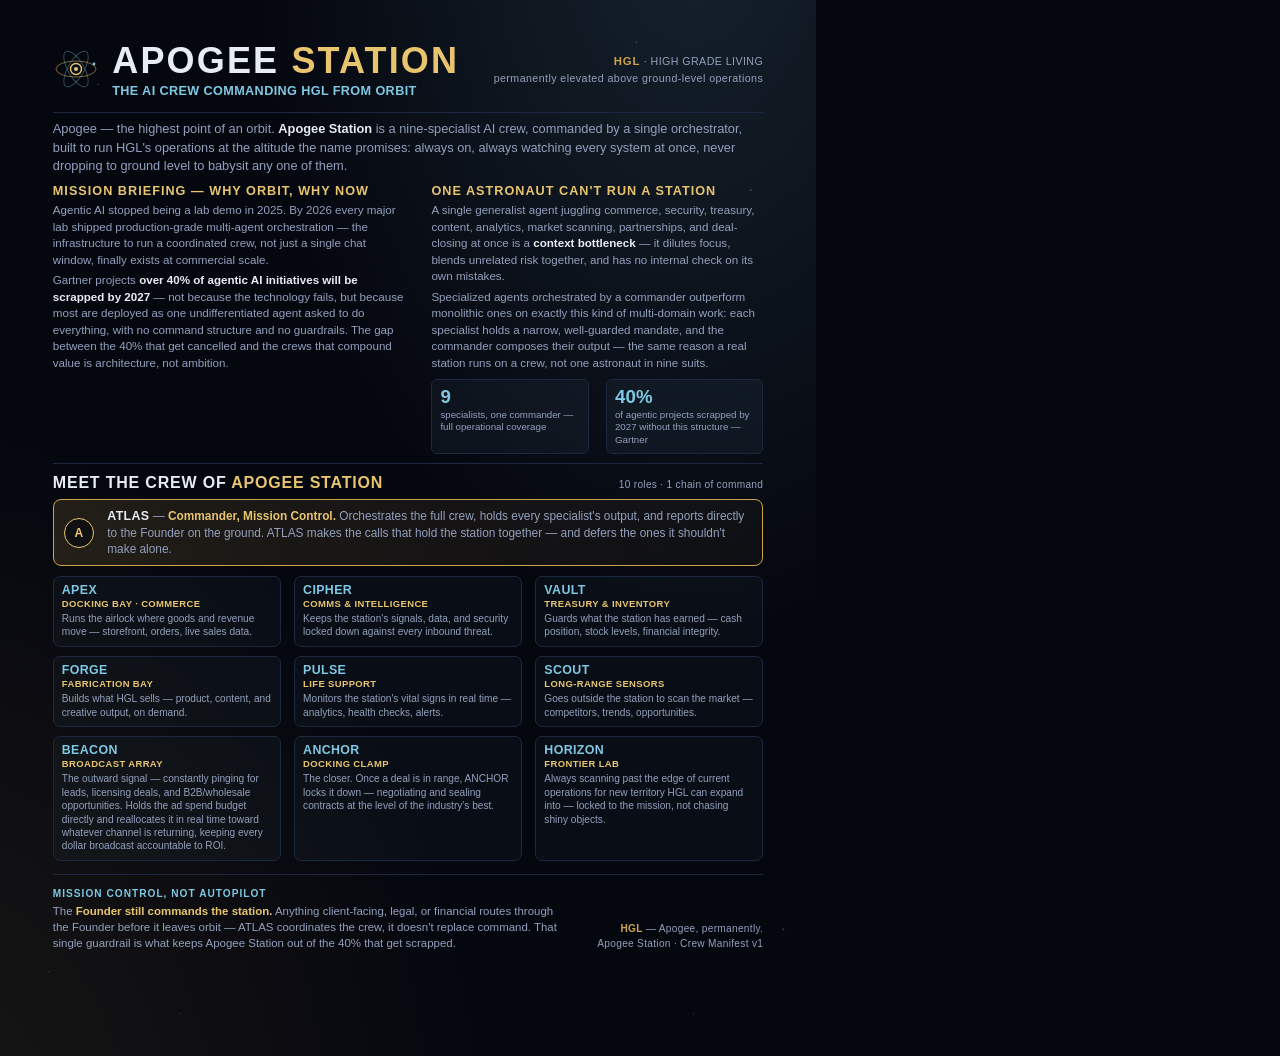
<file: docs/apogee-station-one-pager.html>
<!DOCTYPE html>
<html lang="en">
<head>
<meta charset="UTF-8">
<title>Apogee Station — HGL AI Crew</title>
<style>
  :root {
    --bg-deep: #05070f;
    --bg-panel: #0b1020;
    --line: #1c2740;
    --gold: #cda449;
    --gold-bright: #e8c46e;
    --ice: #7ec8e3;
    --ice-dim: #4f7f93;
    --text: #e8ecf4;
    --text-dim: #93a0bd;
  }
  * { box-sizing: border-box; margin: 0; padding: 0; }
  html, body {
    width: 8.5in;
    height: 11in;
    background: var(--bg-deep);
    color: var(--text);
    font-family: -apple-system, "Segoe UI", "Helvetica Neue", Arial, sans-serif;
    -webkit-font-smoothing: antialiased;
  }
  @page { size: 8.5in 11in; margin: 0; }

  .page {
    position: relative;
    width: 8.5in;
    height: 11in;
    padding: 0.42in 0.55in 0.4in 0.55in;
    overflow: hidden;
    background:
      radial-gradient(ellipse at 85% -10%, rgba(126,200,227,0.14), transparent 45%),
      radial-gradient(ellipse at -10% 110%, rgba(205,164,73,0.10), transparent 45%),
      var(--bg-deep);
    display: flex;
    flex-direction: column;
  }

  /* starfield */
  .stars {
    position: absolute; inset: 0;
    background-image:
      radial-gradient(1px 1px at 12% 8%, #ffffff55, transparent 100%),
      radial-gradient(1px 1px at 28% 22%, #ffffff40, transparent 100%),
      radial-gradient(1.5px 1.5px at 44% 6%, #ffffff60, transparent 100%),
      radial-gradient(1px 1px at 62% 15%, #ffffff35, transparent 100%),
      radial-gradient(1px 1px at 78% 4%, #ffffff50, transparent 100%),
      radial-gradient(1.5px 1.5px at 92% 18%, #ffffff45, transparent 100%),
      radial-gradient(1px 1px at 6% 92%, #ffffff35, transparent 100%),
      radial-gradient(1px 1px at 22% 96%, #ffffff30, transparent 100%),
      radial-gradient(1.5px 1.5px at 96% 88%, #ffffff45, transparent 100%),
      radial-gradient(1px 1px at 85% 96%, #ffffff30, transparent 100%);
    pointer-events: none;
  }

  header.hero {
    position: relative;
    display: flex;
    align-items: center;
    justify-content: space-between;
    padding-bottom: 0.14in;
    border-bottom: 1px solid var(--line);
  }
  .brand-mark {
    display: flex;
    align-items: center;
    gap: 0.14in;
  }
  .orbit-badge { flex: none; }
  .titles h1 {
    font-size: 27pt;
    letter-spacing: 0.06em;
    font-weight: 800;
    color: var(--text);
  }
  .titles h1 span { color: var(--gold-bright); }
  .titles .sub {
    margin-top: 2px;
    font-size: 9.5pt;
    letter-spacing: 0.03em;
    color: var(--ice);
    font-weight: 600;
  }
  .hgl-tag {
    text-align: right;
    font-size: 8pt;
    color: var(--text-dim);
    line-height: 1.5;
    letter-spacing: 0.04em;
  }
  .hgl-tag b { color: var(--gold); font-size: 8.5pt; letter-spacing: 0.08em; }

  .lede {
    position: relative;
    font-size: 9.6pt;
    line-height: 1.42;
    color: var(--text-dim);
    padding: 0.08in 0 0.02in 0;
  }
  .lede strong { color: var(--text); font-weight: 650; }

  .band {
    position: relative;
    display: grid;
    grid-template-columns: 1.06fr 1fr;
    gap: 0.28in;
    padding: 0.08in 0 0.1in 0;
    border-bottom: 1px solid var(--line);
  }
  .col h2 {
    font-size: 9.5pt;
    letter-spacing: 0.08em;
    text-transform: uppercase;
    color: var(--gold-bright);
    margin-bottom: 4px;
  }
  .col p {
    font-size: 8.7pt;
    line-height: 1.42;
    color: var(--text-dim);
  }
  .col p + p { margin-top: 4px; }
  .col p strong { color: var(--text); }
  .stat-row {
    display: flex;
    gap: 0.18in;
    margin-top: 0.08in;
  }
  .stat {
    flex: 1;
    border: 1px solid var(--line);
    background: rgba(126,200,227,0.05);
    border-radius: 6px;
    padding: 6px 8px;
  }
  .stat .num {
    font-size: 14pt;
    font-weight: 800;
    color: var(--ice);
    letter-spacing: 0.01em;
  }
  .stat .cap {
    font-size: 7.3pt;
    color: var(--text-dim);
    line-height: 1.3;
    margin-top: 1px;
  }

  .crew-title {
    position: relative;
    display: flex;
    align-items: baseline;
    justify-content: space-between;
    padding-top: 0.1in;
  }
  .crew-title h2 {
    font-size: 12pt;
    letter-spacing: 0.05em;
    color: var(--text);
    font-weight: 800;
  }
  .crew-title h2 span { color: var(--gold-bright); }
  .crew-title .note {
    font-size: 7.6pt;
    color: var(--text-dim);
    letter-spacing: 0.03em;
  }

  .commander {
    position: relative;
    display: flex;
    gap: 0.14in;
    align-items: center;
    margin-top: 0.08in;
    padding: 8px 10px;
    border: 1px solid var(--gold);
    border-radius: 8px;
    background: linear-gradient(90deg, rgba(205,164,73,0.14), rgba(205,164,73,0.03));
  }
  .badge {
    flex: none;
    width: 30px; height: 30px;
    border-radius: 50%;
    border: 1.5px solid var(--gold-bright);
    display: flex; align-items: center; justify-content: center;
    font-size: 9pt; font-weight: 800; color: var(--gold-bright);
    background: rgba(5,7,15,0.6);
  }
  .commander .role {
    font-size: 8.9pt;
    line-height: 1.35;
    color: var(--text-dim);
  }
  .commander .role b { color: var(--text); font-size: 9.3pt; letter-spacing: 0.03em; }
  .commander .role .tag { color: var(--gold-bright); font-weight: 600; }

  .crew-grid {
    position: relative;
    display: grid;
    grid-template-columns: repeat(3, 1fr);
    gap: 0.1in 0.14in;
    margin-top: 0.1in;
  }
  .card {
    border: 1px solid var(--line);
    border-radius: 7px;
    padding: 6px 8px 7px 8px;
    background: rgba(126,200,227,0.035);
  }
  .card .name {
    font-size: 9.3pt;
    font-weight: 800;
    color: var(--ice);
    letter-spacing: 0.03em;
  }
  .card .module {
    font-size: 7.1pt;
    color: var(--gold-bright);
    font-weight: 600;
    letter-spacing: 0.04em;
    text-transform: uppercase;
    margin-top: 1px;
  }
  .card .desc {
    font-size: 7.6pt;
    line-height: 1.32;
    color: var(--text-dim);
    margin-top: 3px;
  }

  footer {
    position: relative;
    margin-top: 0.14in;
    padding-top: 0.12in;
    border-top: 1px solid var(--line);
    display: flex;
    justify-content: space-between;
    align-items: flex-end;
    gap: 0.3in;
  }
  footer .guard {
    font-size: 8.6pt;
    line-height: 1.4;
    color: var(--text-dim);
    max-width: 5.6in;
  }
  footer .guard b { color: var(--gold-bright); }
  footer .guard .label {
    display: block;
    font-size: 7.6pt;
    letter-spacing: 0.1em;
    text-transform: uppercase;
    color: var(--ice);
    margin-bottom: 2px;
    font-weight: 700;
  }
  footer .sig {
    text-align: right;
    font-size: 7.6pt;
    color: var(--text-dim);
    letter-spacing: 0.03em;
    line-height: 1.5;
    white-space: nowrap;
  }
  footer .sig b { color: var(--gold); }
</style>
</head>
<body>
<div class="page">
  <div class="stars"></div>

  <header class="hero">
    <div class="brand-mark">
      <svg class="orbit-badge" width="46" height="46" viewBox="0 0 46 46" fill="none">
        <ellipse cx="23" cy="23" rx="20" ry="8" stroke="#cda449" stroke-width="1" opacity="0.6"/>
        <ellipse cx="23" cy="23" rx="20" ry="8" stroke="#7ec8e3" stroke-width="1" opacity="0.35" transform="rotate(60 23 23)"/>
        <ellipse cx="23" cy="23" rx="20" ry="8" stroke="#7ec8e3" stroke-width="1" opacity="0.35" transform="rotate(120 23 23)"/>
        <circle cx="23" cy="23" r="5.5" fill="#0b1020" stroke="#e8c46e" stroke-width="1.4"/>
        <circle cx="23" cy="23" r="2" fill="#e8c46e"/>
        <circle cx="41" cy="18" r="1.4" fill="#7ec8e3"/>
      </svg>
      <div class="titles">
        <h1>APOGEE <span>STATION</span></h1>
        <div class="sub">THE AI CREW COMMANDING HGL FROM ORBIT</div>
      </div>
    </div>
    <div class="hgl-tag">
      <b>HGL</b> · HIGH GRADE LIVING<br>
      permanently elevated above ground-level operations
    </div>
  </header>

  <div class="lede">
    Apogee — the highest point of an orbit. <strong>Apogee Station</strong> is a nine-specialist AI crew, commanded by
    a single orchestrator, built to run HGL's operations at the altitude the name promises: always on, always
    watching every system at once, never dropping to ground level to babysit any one of them.
  </div>

  <div class="band">
    <div class="col">
      <h2>Mission Briefing — Why Orbit, Why Now</h2>
      <p>Agentic AI stopped being a lab demo in 2025. By 2026 every major lab shipped production-grade
        multi-agent orchestration — the infrastructure to run a coordinated crew, not just a single chat window,
        finally exists at commercial scale.</p>
      <p>Gartner projects <strong>over 40% of agentic AI initiatives will be scrapped by 2027</strong> —
        not because the technology fails, but because most are deployed as one undifferentiated agent asked to
        do everything, with no command structure and no guardrails. The gap between the 40% that get cancelled
        and the crews that compound value is architecture, not ambition.</p>
    </div>
    <div class="col">
      <h2>One Astronaut Can't Run a Station</h2>
      <p>A single generalist agent juggling commerce, security, treasury, content, analytics, market scanning,
        partnerships, and deal-closing at once is a <strong>context bottleneck</strong> — it dilutes focus,
        blends unrelated risk together, and has no internal check on its own mistakes.</p>
      <p>Specialized agents orchestrated by a commander outperform monolithic ones on exactly this kind of
        multi-domain work: each specialist holds a narrow, well-guarded mandate, and the commander composes
        their output — the same reason a real station runs on a crew, not one astronaut in nine suits.</p>
      <div class="stat-row">
        <div class="stat"><div class="num">9</div><div class="cap">specialists, one commander — full operational coverage</div></div>
        <div class="stat"><div class="num">40%</div><div class="cap">of agentic projects scrapped by 2027 without this structure — Gartner</div></div>
      </div>
    </div>
  </div>

  <div class="crew-title">
    <h2>MEET THE CREW OF <span>APOGEE STATION</span></h2>
    <div class="note">10 roles · 1 chain of command</div>
  </div>

  <div class="commander">
    <div class="badge">A</div>
    <div class="role">
      <b>ATLAS</b> — <span class="tag">Commander, Mission Control.</span>
      Orchestrates the full crew, holds every specialist's output, and reports directly to the Founder on the
      ground. ATLAS makes the calls that hold the station together — and defers the ones it shouldn't make alone.
    </div>
  </div>

  <div class="crew-grid">
    <div class="card">
      <div class="name">APEX</div>
      <div class="module">Docking Bay · Commerce</div>
      <div class="desc">Runs the airlock where goods and revenue move — storefront, orders, live sales data.</div>
    </div>
    <div class="card">
      <div class="name">CIPHER</div>
      <div class="module">Comms &amp; Intelligence</div>
      <div class="desc">Keeps the station's signals, data, and security locked down against every inbound threat.</div>
    </div>
    <div class="card">
      <div class="name">VAULT</div>
      <div class="module">Treasury &amp; Inventory</div>
      <div class="desc">Guards what the station has earned — cash position, stock levels, financial integrity.</div>
    </div>
    <div class="card">
      <div class="name">FORGE</div>
      <div class="module">Fabrication Bay</div>
      <div class="desc">Builds what HGL sells — product, content, and creative output, on demand.</div>
    </div>
    <div class="card">
      <div class="name">PULSE</div>
      <div class="module">Life Support</div>
      <div class="desc">Monitors the station's vital signs in real time — analytics, health checks, alerts.</div>
    </div>
    <div class="card">
      <div class="name">SCOUT</div>
      <div class="module">Long-Range Sensors</div>
      <div class="desc">Goes outside the station to scan the market — competitors, trends, opportunities.</div>
    </div>
    <div class="card">
      <div class="name">BEACON</div>
      <div class="module">Broadcast Array</div>
      <div class="desc">The outward signal — constantly pinging for leads, licensing deals, and B2B/wholesale
        opportunities. Holds the ad spend budget directly and reallocates it in real time toward whatever
        channel is returning, keeping every dollar broadcast accountable to ROI.</div>
    </div>
    <div class="card">
      <div class="name">ANCHOR</div>
      <div class="module">Docking Clamp</div>
      <div class="desc">The closer. Once a deal is in range, ANCHOR locks it down — negotiating and sealing
        contracts at the level of the industry's best.</div>
    </div>
    <div class="card">
      <div class="name">HORIZON</div>
      <div class="module">Frontier Lab</div>
      <div class="desc">Always scanning past the edge of current operations for new territory HGL can expand
        into — locked to the mission, not chasing shiny objects.</div>
    </div>
  </div>

  <footer>
    <div class="guard">
      <span class="label">Mission Control, Not Autopilot</span>
      The <b>Founder still commands the station.</b> Anything client-facing, legal, or financial routes through
      the Founder before it leaves orbit — ATLAS coordinates the crew, it doesn't replace command. That single
      guardrail is what keeps Apogee Station out of the 40% that get scrapped.
    </div>
    <div class="sig">
      <b>HGL</b> — Apogee, permanently.<br>
      Apogee Station · Crew Manifest v1
    </div>
  </footer>
</div>
</body>
</html>
</file>
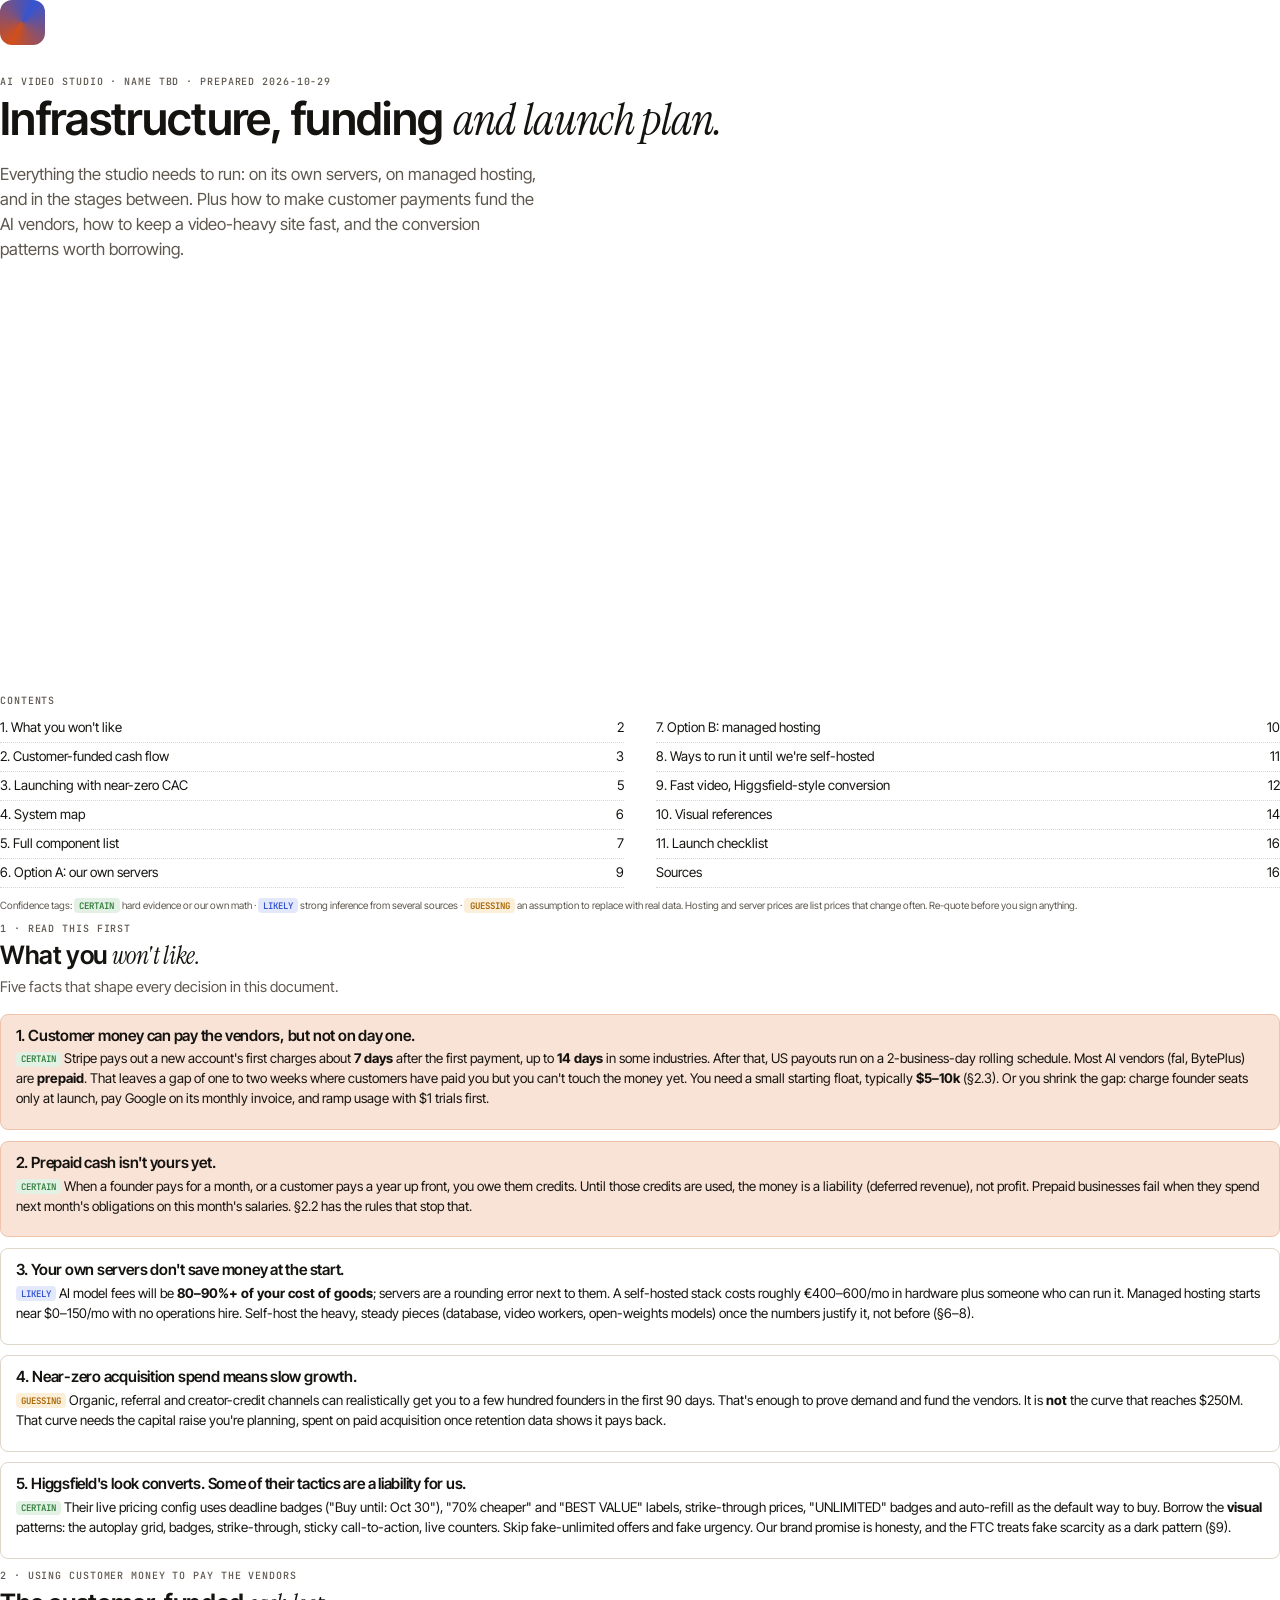
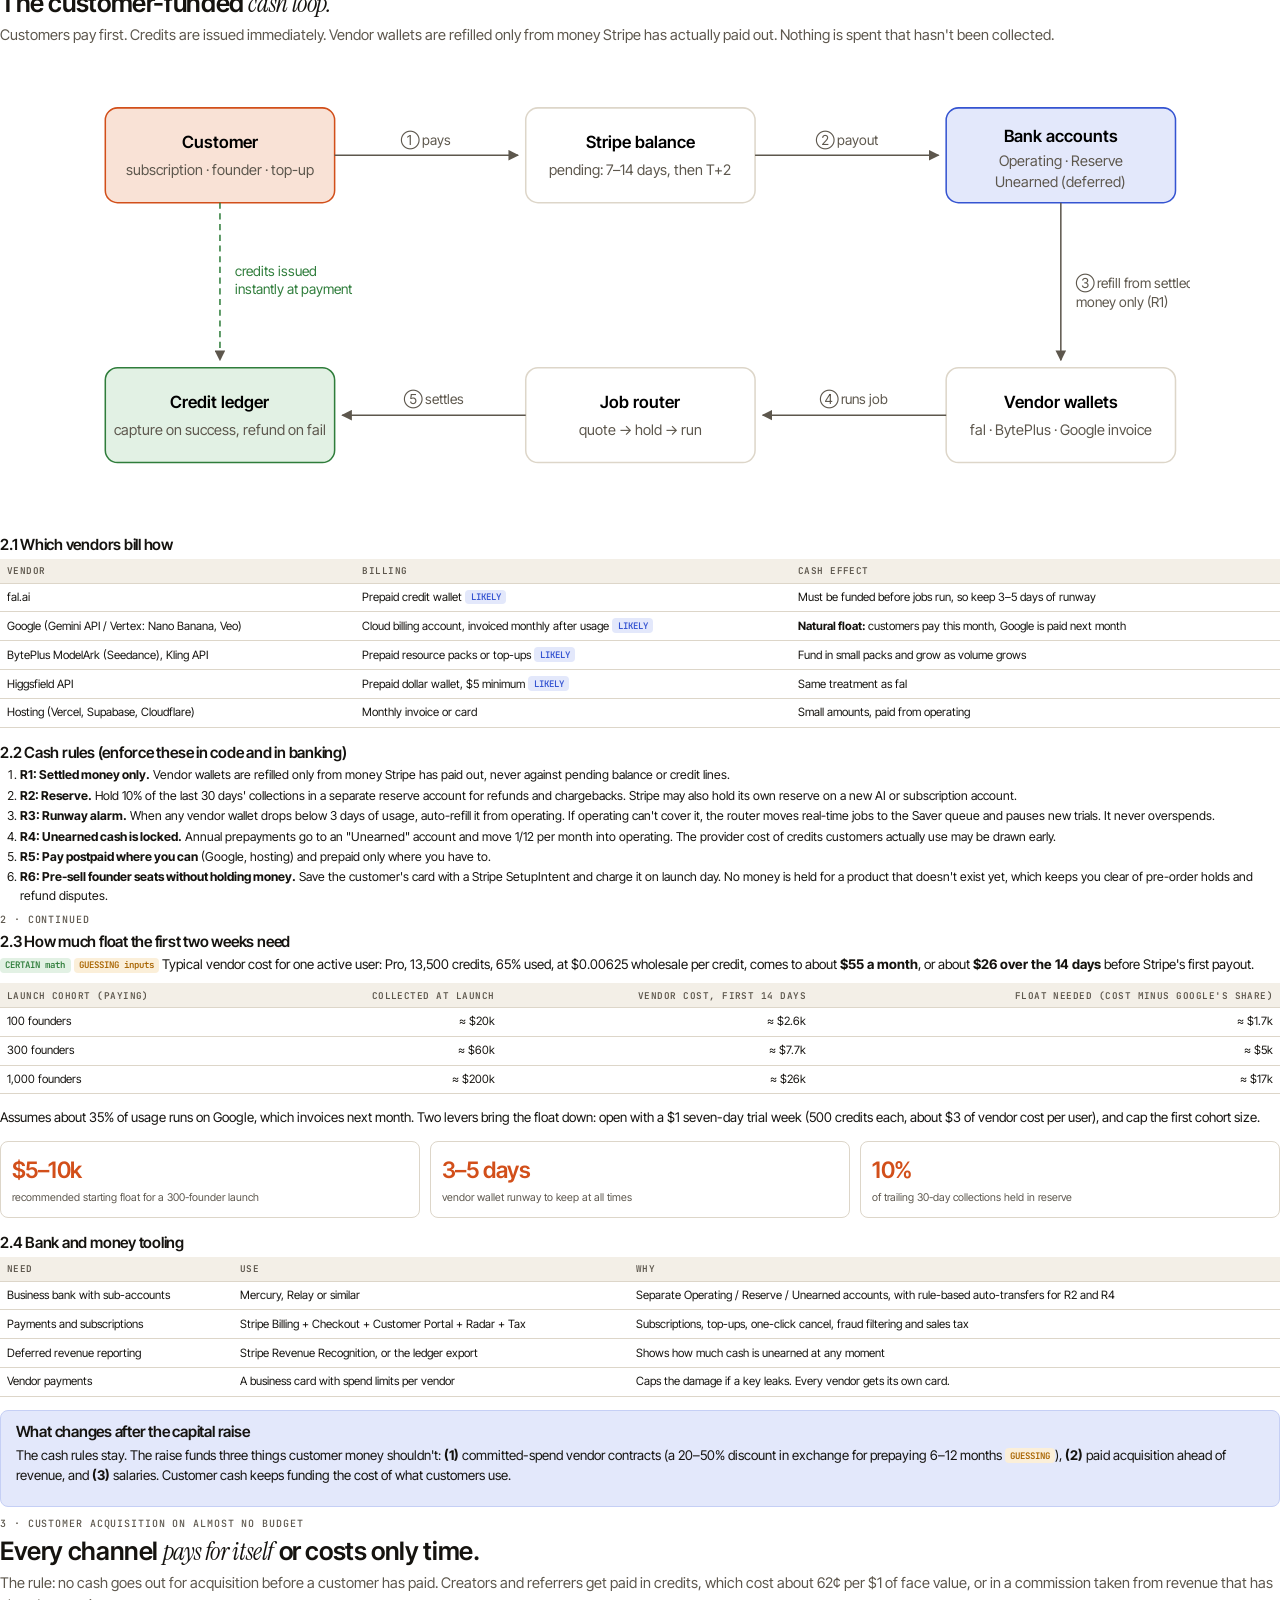
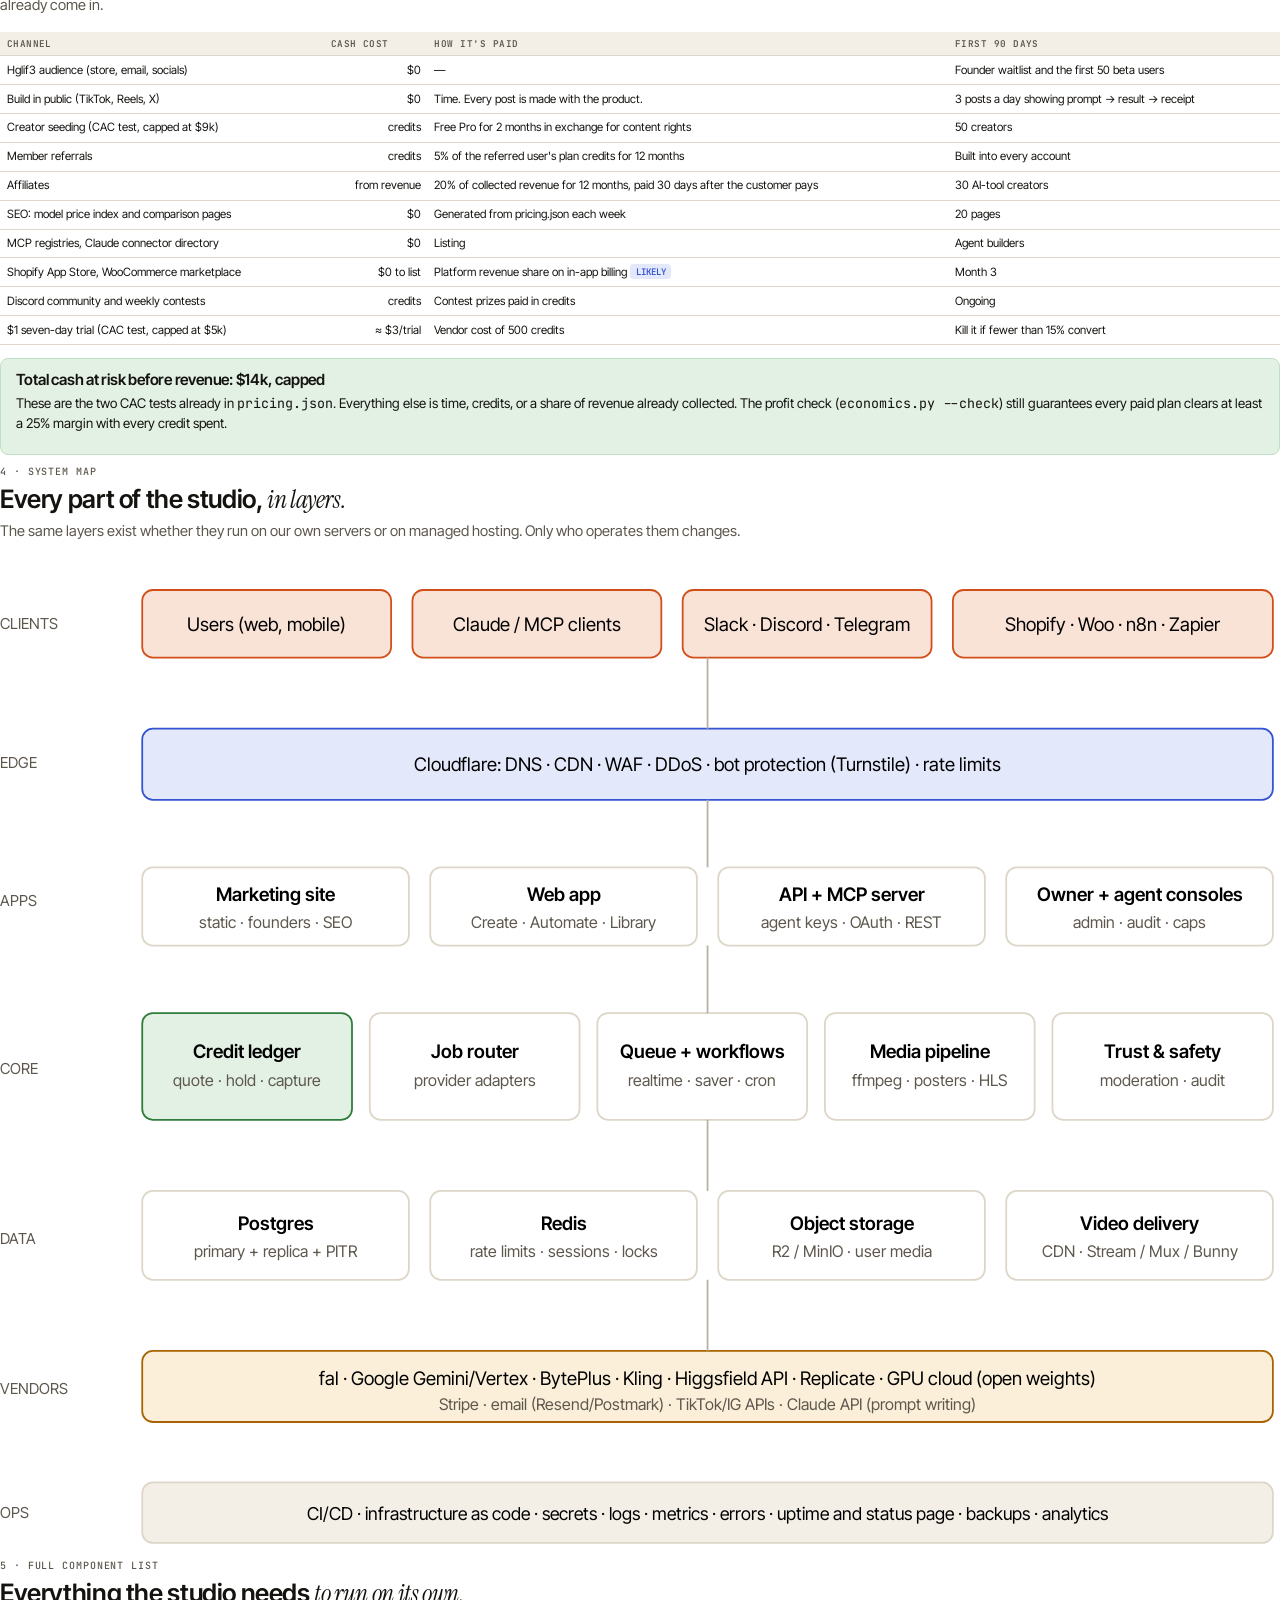
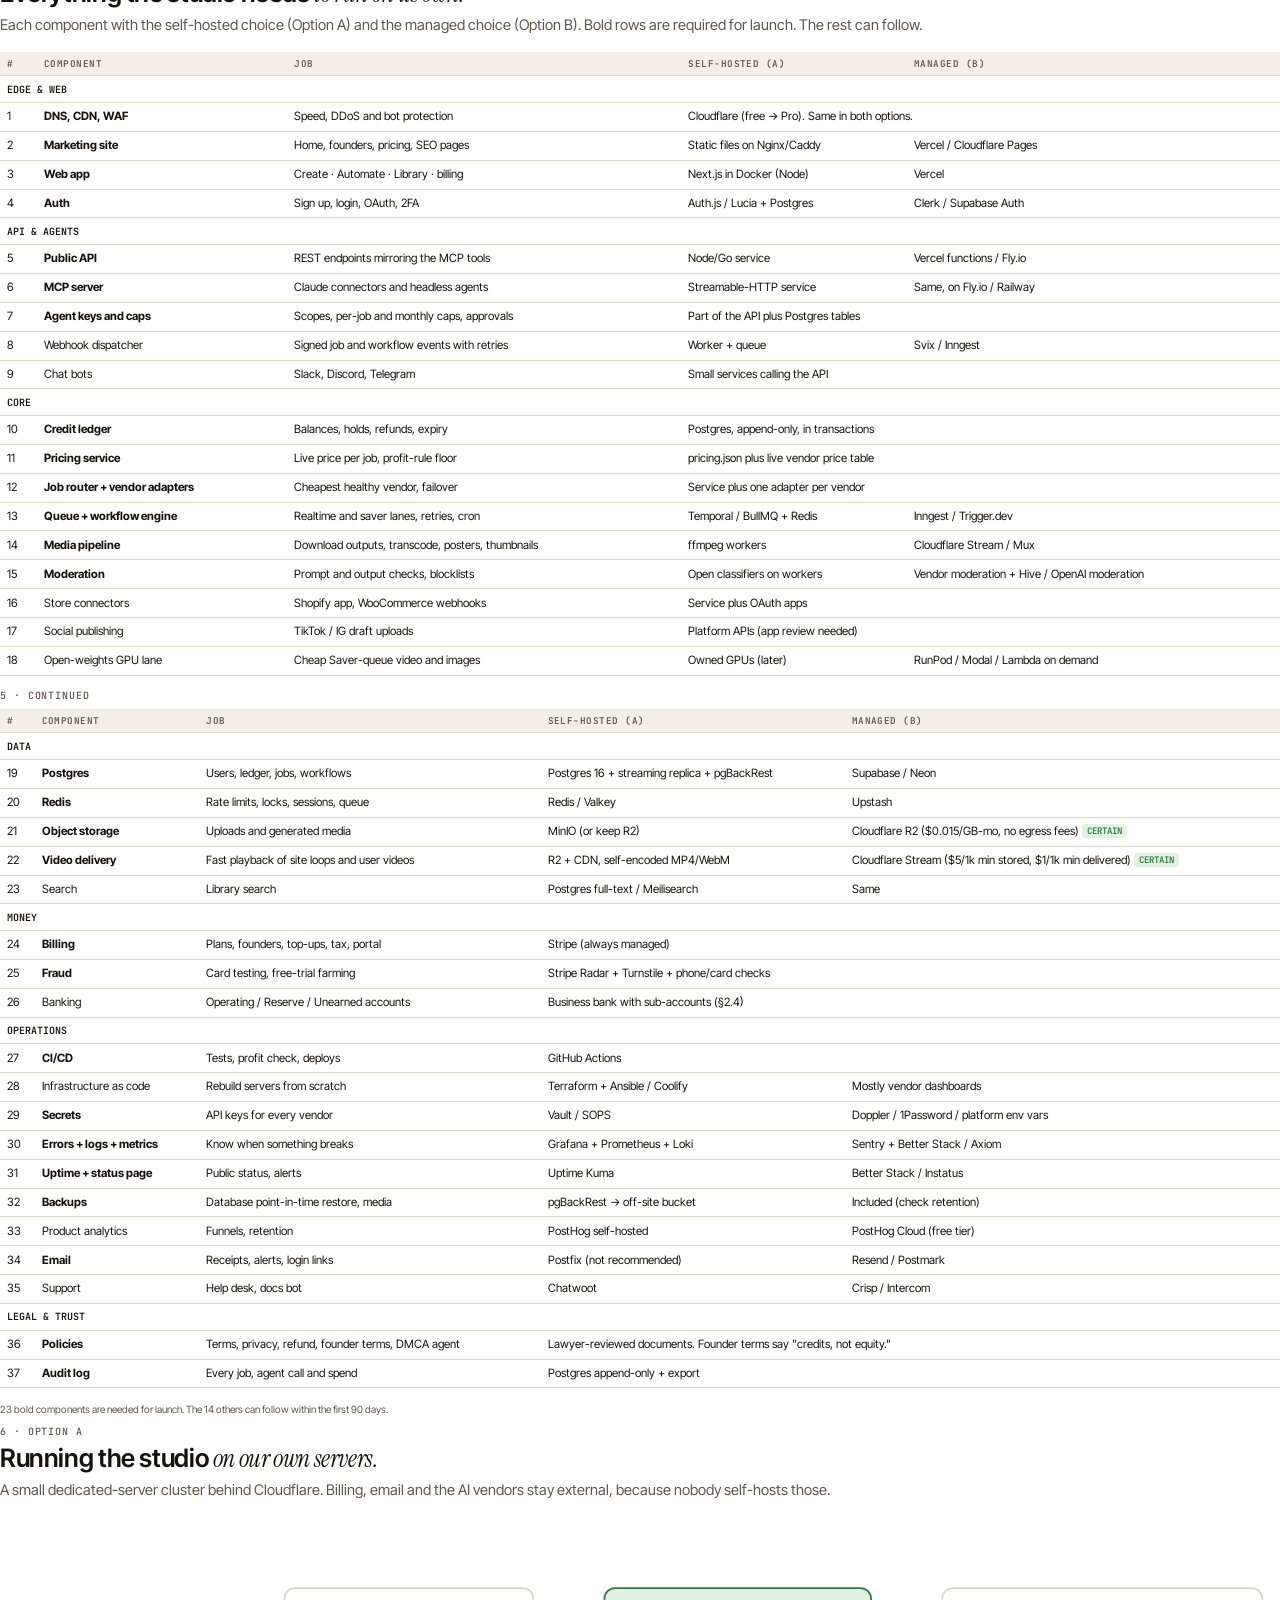
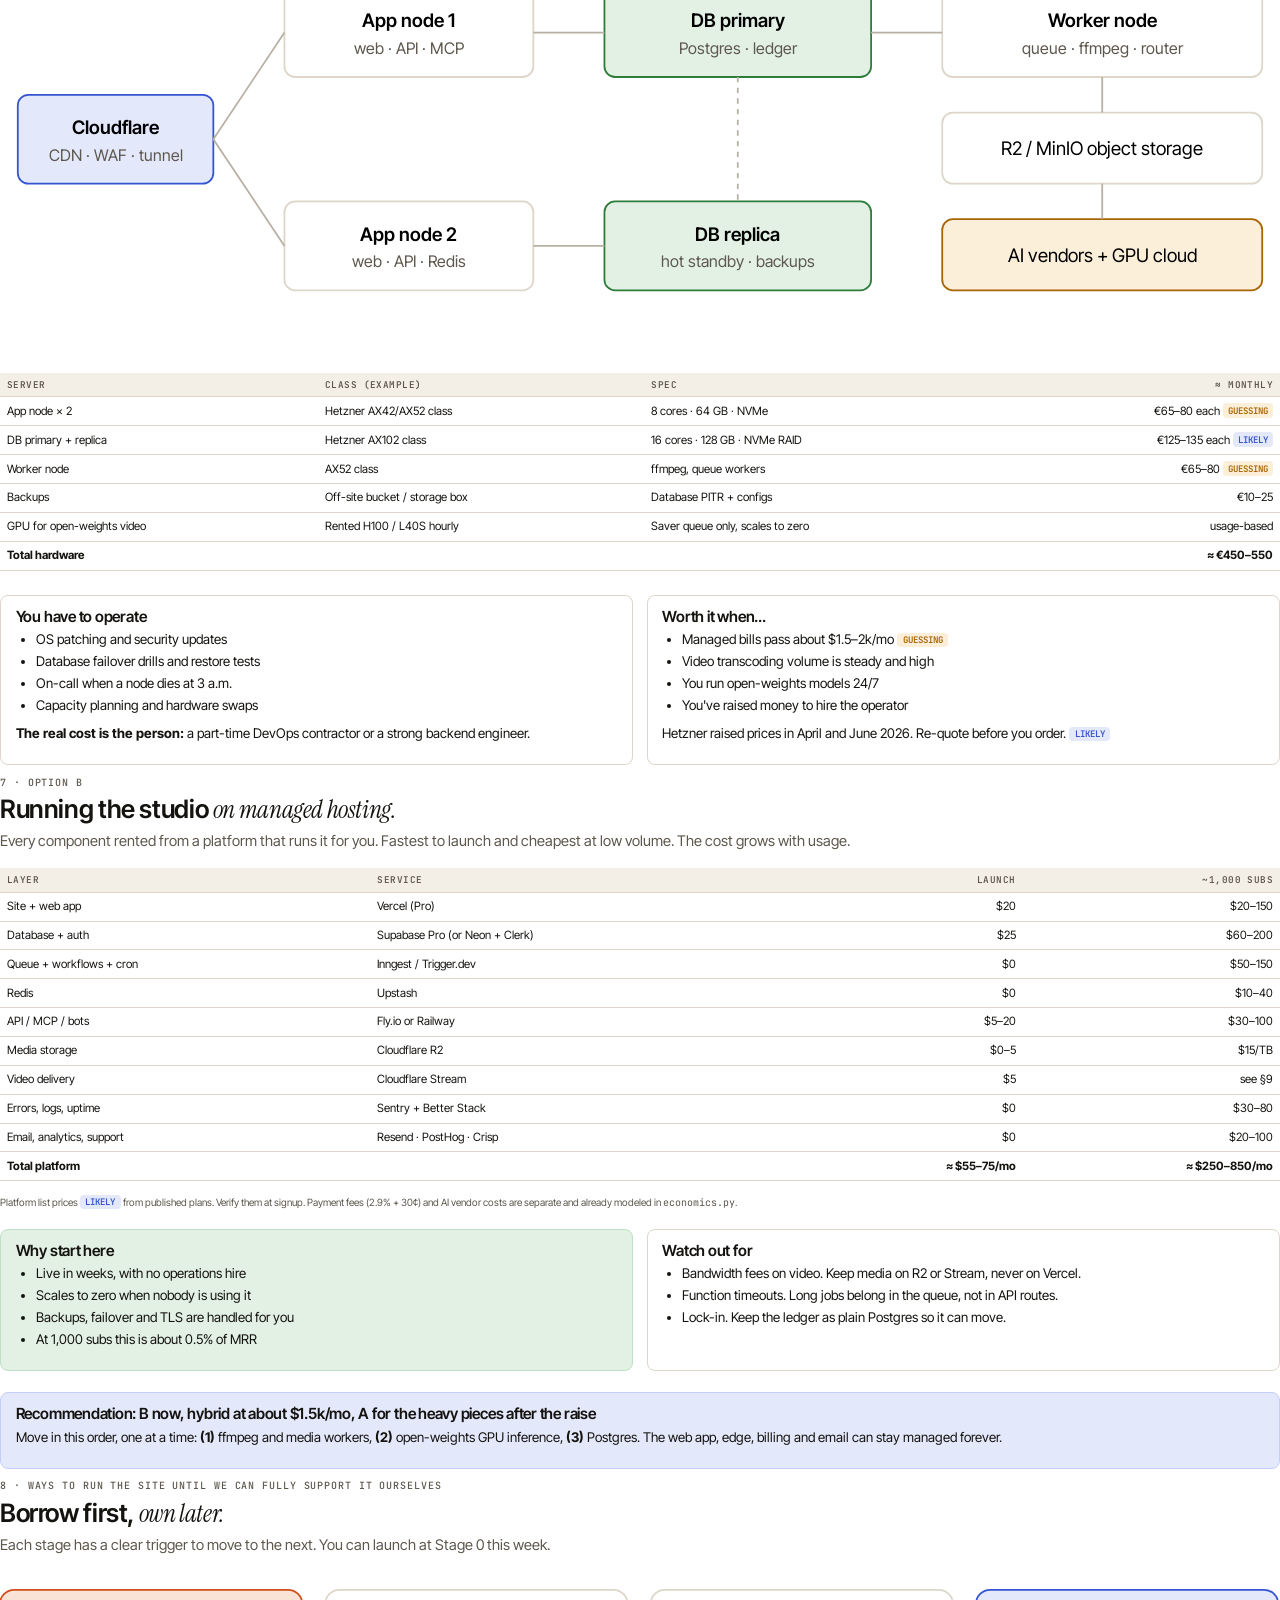
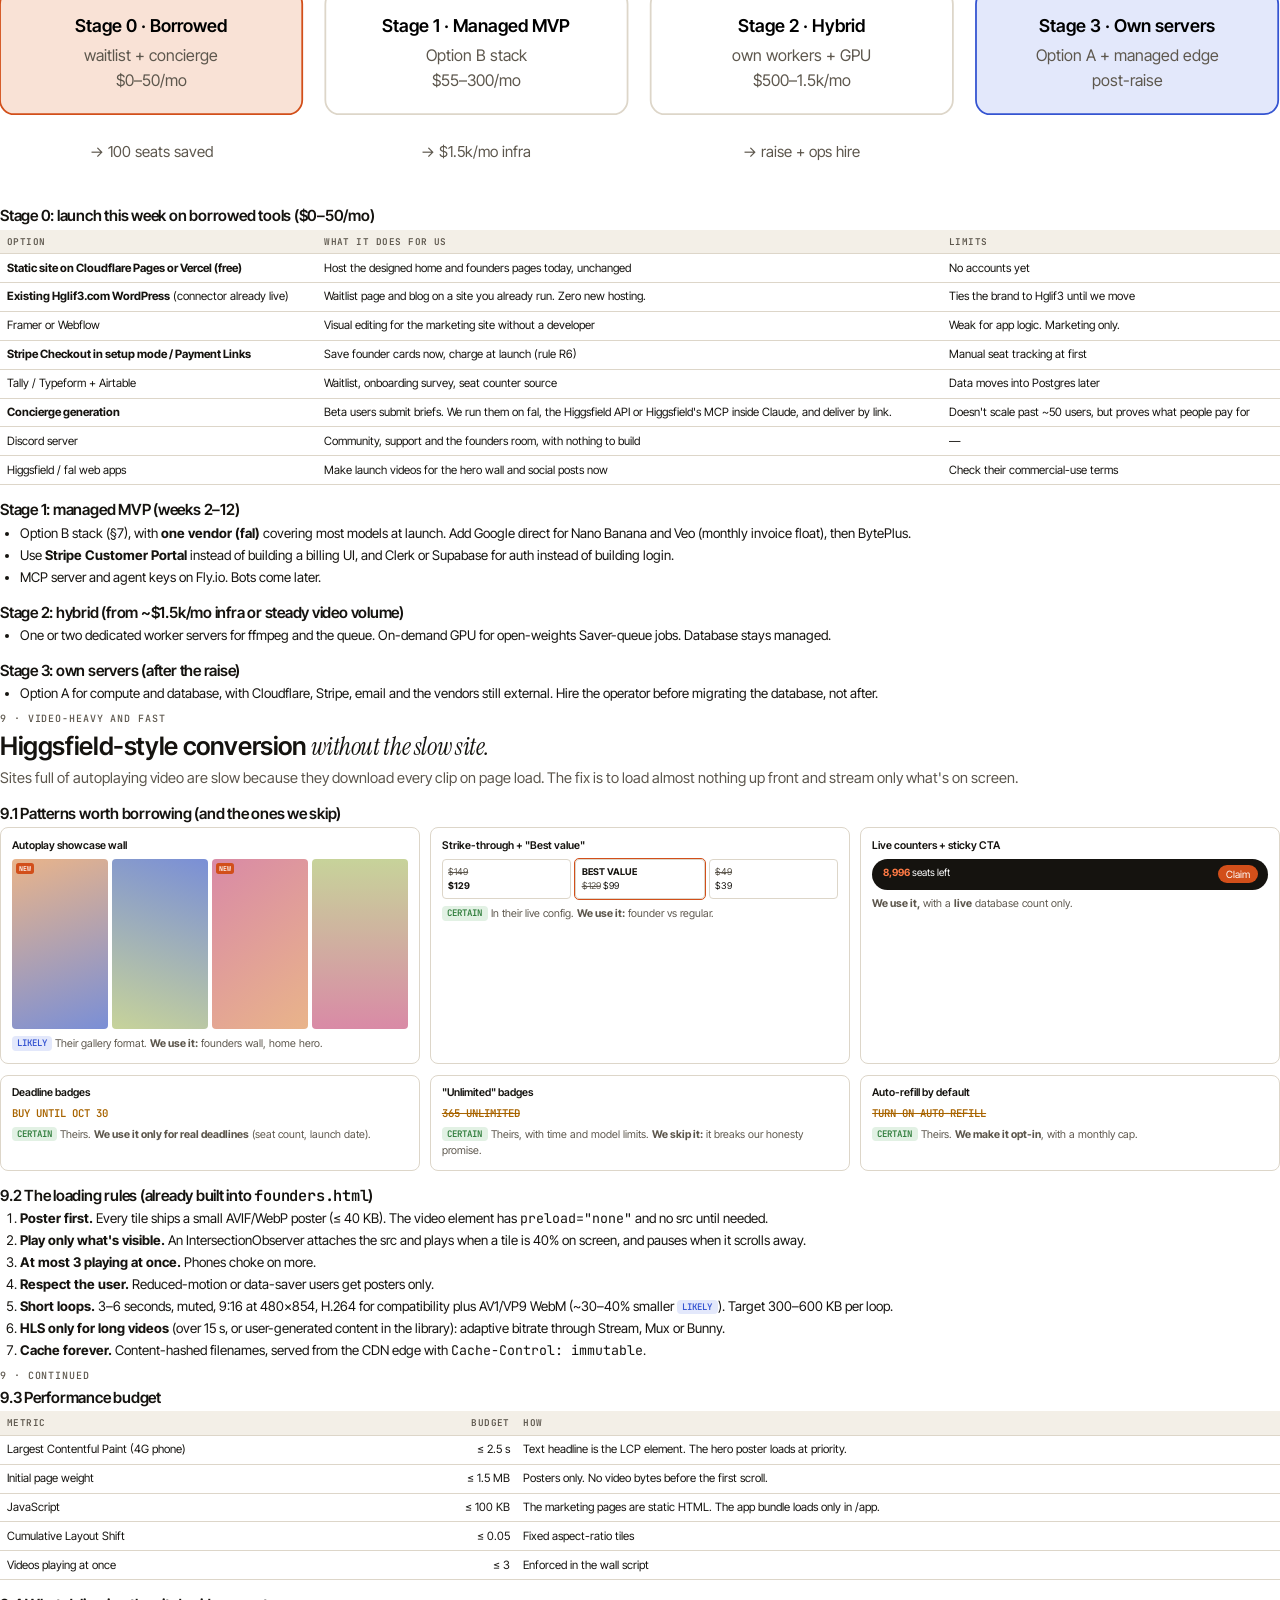
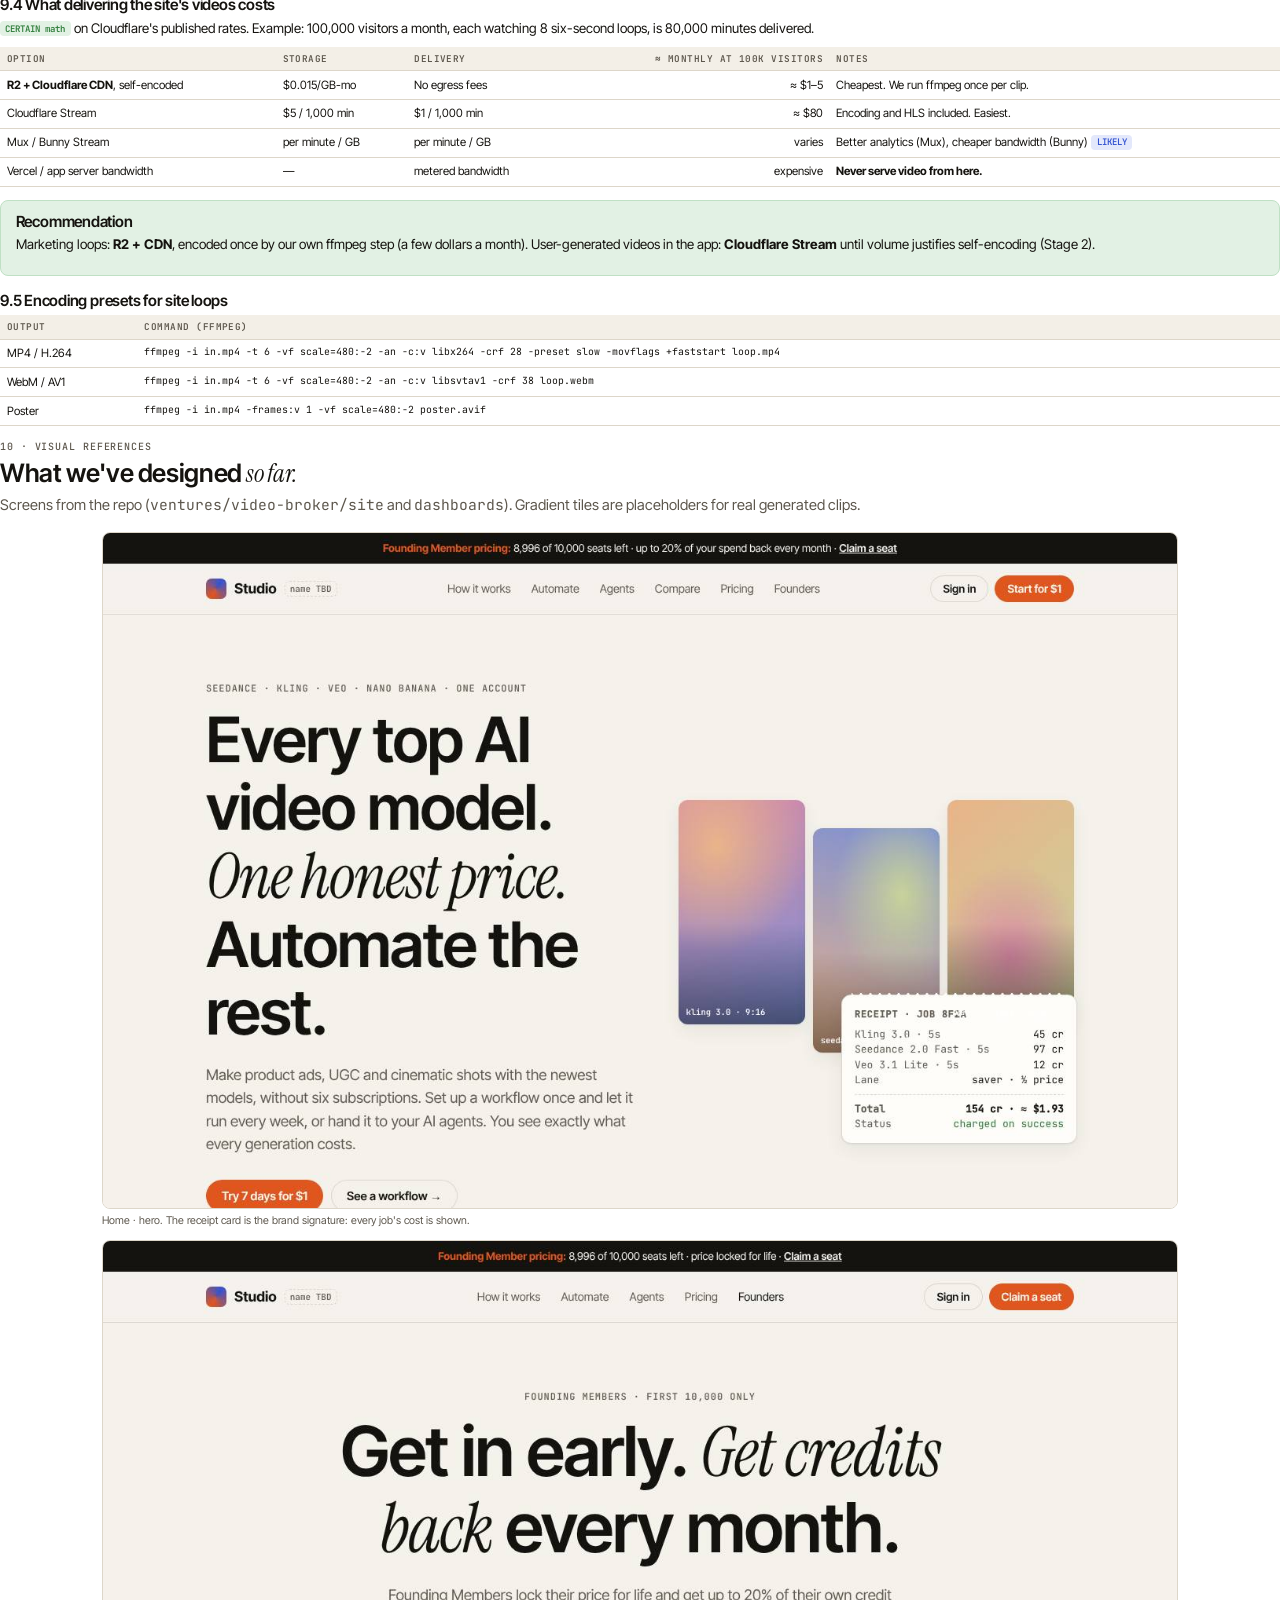
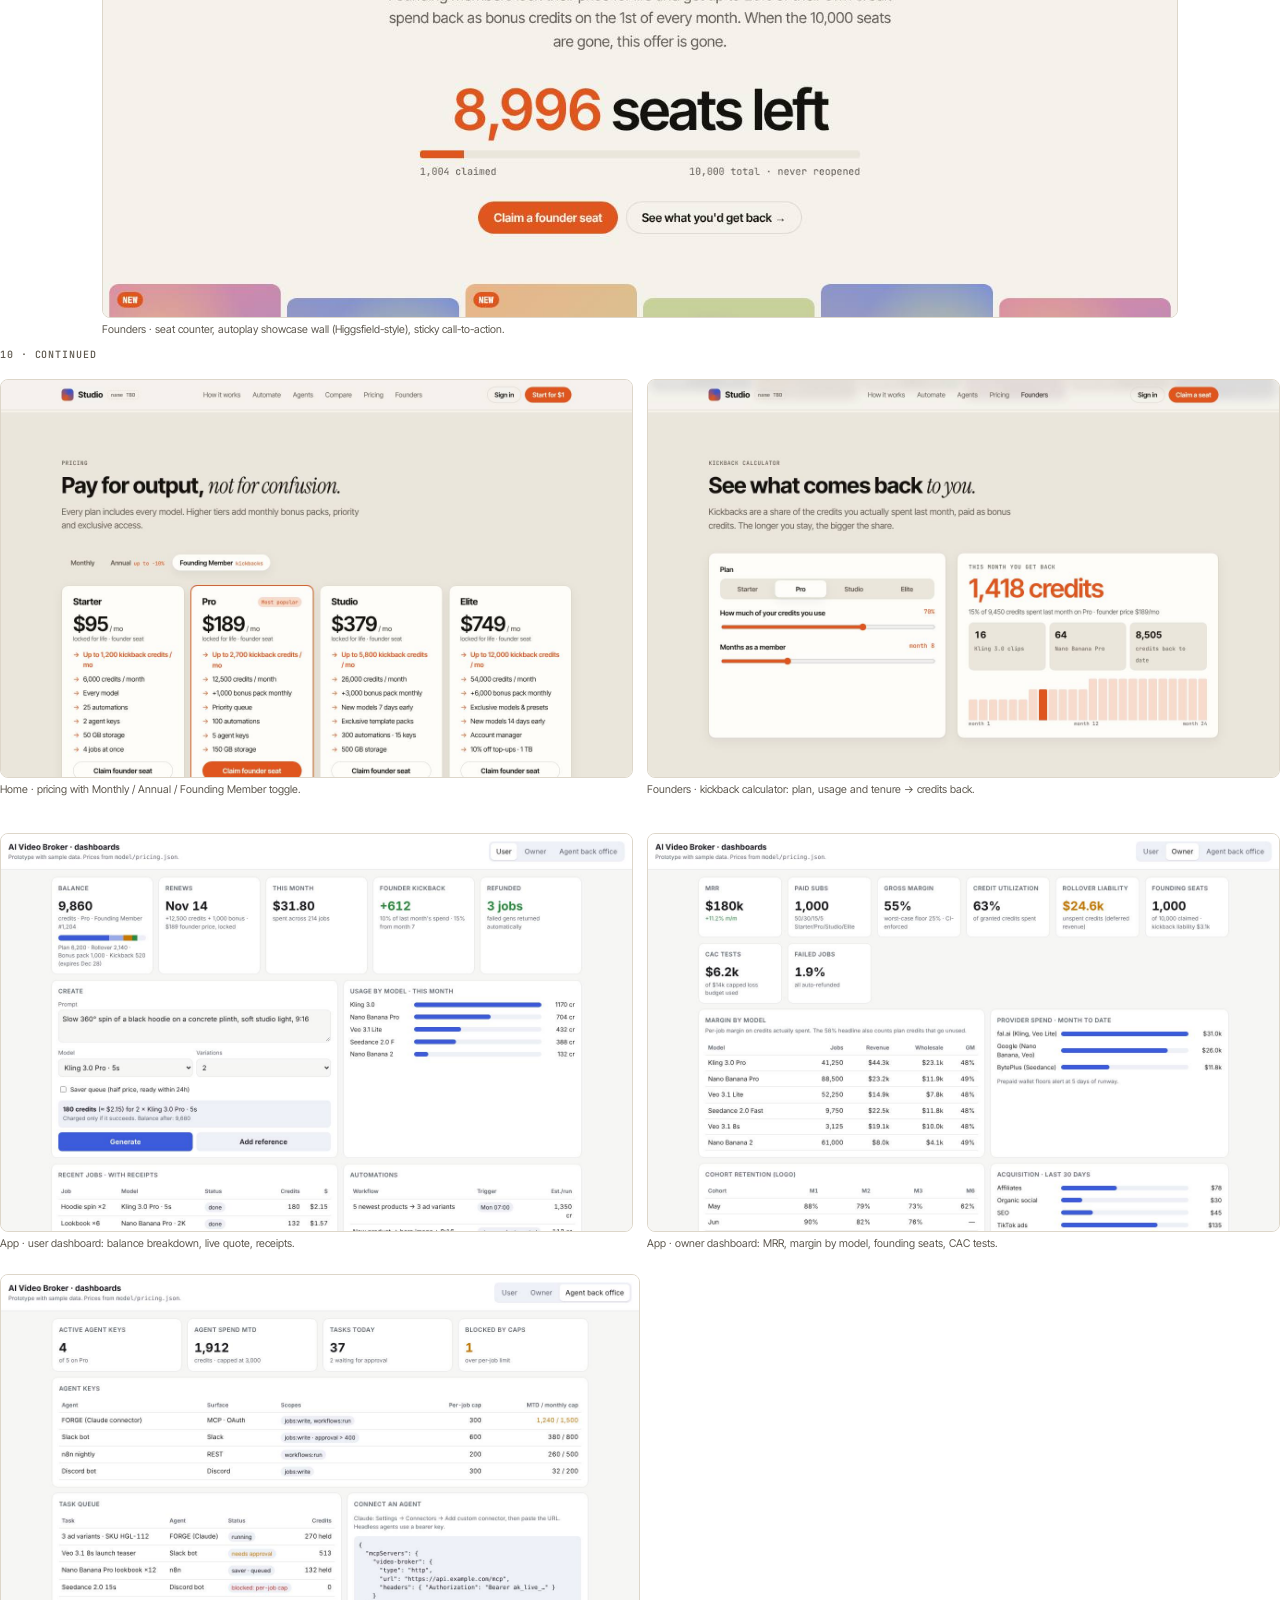
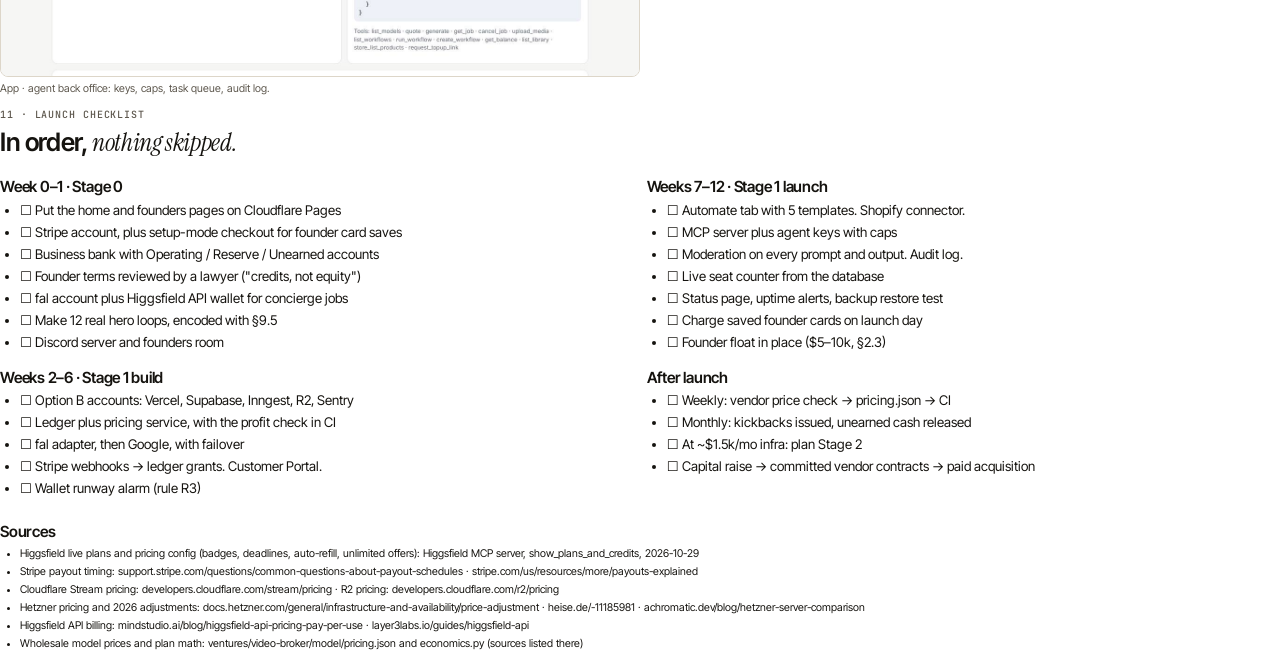
<file: ventures/video-broker/infra/infrastructure-plan.html>
<!doctype html>
<html lang="en">
<head>
<meta charset="utf-8">
<title>Studio Infrastructure, Funding and Launch Plan</title>
<link href="https://fonts.googleapis.com/css2?family=Inter+Tight:wght@400;500;600;700&family=Instrument+Serif:ital@0;1&family=JetBrains+Mono:wght@400;500&display=swap" rel="stylesheet">
<style>
/* Print document. Rendered to PDF by render_pdf.js (Letter). */
@page{size:Letter;margin:0.55in 0.6in 0.65in}
:root{--ink:#15130f;--muted:#5d574d;--line:#ddd6c9;--bg2:#f3efe7;--accent:#d24f1a;--accent-soft:#f9e2d6;--cool:#3554d1;--cool-soft:#e3e8fb;--good:#2f7d3b;--good-soft:#e2f1e4;--warn:#a86400;--warn-soft:#fbefd9}
*{box-sizing:border-box}
html{-webkit-print-color-adjust:exact;print-color-adjust:exact}
body{margin:0;color:var(--ink);font:10pt/1.5 "Inter Tight",system-ui,sans-serif;background:#fff}
h1,h2,h3{line-height:1.12;letter-spacing:-.015em;margin:0}
h1{font-size:34pt;font-weight:600}
h2{font-size:19pt;font-weight:600;margin:0 0 4pt}
h2 em,h1 em{font-family:"Instrument Serif",serif;font-weight:400}
h3{font-size:11.5pt;font-weight:600;margin:12pt 0 4pt}
p{margin:0 0 6pt}
ul,ol{margin:0 0 6pt;padding-left:15pt}
li{margin:1.5pt 0}
.page{page-break-after:always;break-after:page}
.page:last-child{page-break-after:auto}
.eyebrow{font:500 7.5pt "JetBrains Mono",monospace;letter-spacing:.09em;text-transform:uppercase;color:var(--muted);margin-bottom:5pt}
.lede{font-size:11pt;color:var(--muted);margin-bottom:12pt}
.mono{font-family:"JetBrains Mono",monospace}
.tag{display:inline-block;font:600 6.8pt "JetBrains Mono",monospace;padding:1pt 4pt;border-radius:3pt;vertical-align:1px}
.c{background:var(--good-soft);color:var(--good)}
.l{background:var(--cool-soft);color:var(--cool)}
.g{background:var(--warn-soft);color:var(--warn)}
table{width:100%;border-collapse:collapse;font-size:8.6pt;margin:4pt 0 10pt;page-break-inside:auto}
tr{page-break-inside:avoid;break-inside:avoid}
th,td{text-align:left;padding:4pt 5pt;border-bottom:.6pt solid var(--line);vertical-align:top}
th{font:600 7pt "JetBrains Mono",monospace;text-transform:uppercase;letter-spacing:.05em;color:var(--muted);background:var(--bg2)}
td.n,th.n{text-align:right;white-space:nowrap}
.box{border:.8pt solid var(--line);border-radius:6pt;padding:9pt 11pt;margin:8pt 0;break-inside:avoid}
.box.hot{background:var(--accent-soft);border-color:#efc3ab}
.box.cool{background:var(--cool-soft);border-color:#c5cff5}
.box.ok{background:var(--good-soft);border-color:#bfe0c4}
.box h3{margin-top:0}
.grid2{display:grid;grid-template-columns:1fr 1fr;gap:10pt}
.grid3{display:grid;grid-template-columns:repeat(3,1fr);gap:8pt}
.stat{border:.8pt solid var(--line);border-radius:6pt;padding:8pt}
.stat b{display:block;font-size:17pt;font-weight:600;letter-spacing:-.02em;color:var(--accent)}
.stat span{font-size:8pt;color:var(--muted)}
figure{margin:8pt 0;break-inside:avoid}
figure img{width:100%;border:.8pt solid var(--line);border-radius:6pt;display:block}
figcaption{font-size:8pt;color:var(--muted);margin-top:3pt}
svg text{font-family:"Inter Tight",sans-serif}
.cover{height:9.6in;display:flex;flex-direction:column;justify-content:space-between}
.cover .mark{width:34pt;height:34pt;border-radius:9pt;background:conic-gradient(from 210deg,var(--accent),var(--cool),var(--accent))}
.toc{columns:2;column-gap:24pt;font-size:10pt}
.toc div{display:flex;justify-content:space-between;border-bottom:.6pt dotted var(--line);padding:3pt 0;break-inside:avoid}
.wire{border:.8pt solid var(--line);border-radius:6pt;padding:8pt;background:#fff;break-inside:avoid}
.wire .lbl{font:600 8pt "Inter Tight";margin-bottom:5pt}
.wire p{font-size:8pt;color:var(--muted);margin:5pt 0 0}
.tiles{display:grid;grid-template-columns:repeat(4,1fr);gap:3pt}
.tiles i{aspect-ratio:9/16;border-radius:3pt;background:linear-gradient(160deg,#e9b48a,#7a8fd6);position:relative}
.tiles i:nth-child(2){background:linear-gradient(200deg,#7a8fd6,#c7d39a)}
.tiles i:nth-child(3){background:linear-gradient(140deg,#d98aa6,#e9b48a)}
.tiles i:nth-child(4){background:linear-gradient(180deg,#c7d39a,#d98aa6)}
.tiles i b{position:absolute;top:3pt;left:3pt;font:600 5pt "JetBrains Mono";background:var(--accent);color:#fff;padding:1pt 2.5pt;border-radius:2pt}
.mini-price{display:grid;grid-template-columns:repeat(3,1fr);gap:3pt}
.mini-price div{border:.6pt solid var(--line);border-radius:3pt;padding:4pt;font-size:7pt}
.mini-price div.f{outline:1.2pt solid var(--accent)}
.mini-price s{color:var(--muted)}
.footer-note{font-size:7.5pt;color:var(--muted);margin-top:8pt}
</style>
</head>
<body>

<!-- ============ COVER ============ -->
<section class="page cover">
  <div>
    <div class="mark"></div>
    <div class="eyebrow" style="margin-top:22pt">AI Video Studio · name TBD · prepared 2026-10-29</div>
    <h1>Infrastructure, funding <em>and launch plan.</em></h1>
    <p class="lede" style="margin-top:12pt;font-size:12.5pt;max-width:5.6in">Everything the studio needs to run: on its own servers, on managed hosting, and in the stages between. Plus how to make customer payments fund the AI vendors, how to keep a video-heavy site fast, and the conversion patterns worth borrowing.</p>
  </div>
  <div>
    <div class="eyebrow">Contents</div>
    <div class="toc">
      <div><span>1. What you won't like</span><span>2</span></div>
      <div><span>2. Customer-funded cash flow</span><span>3</span></div>
      <div><span>3. Launching with near-zero CAC</span><span>5</span></div>
      <div><span>4. System map</span><span>6</span></div>
      <div><span>5. Full component list</span><span>7</span></div>
      <div><span>6. Option A: our own servers</span><span>9</span></div>
      <div><span>7. Option B: managed hosting</span><span>10</span></div>
      <div><span>8. Ways to run it until we're self-hosted</span><span>11</span></div>
      <div><span>9. Fast video, Higgsfield-style conversion</span><span>12</span></div>
      <div><span>10. Visual references</span><span>14</span></div>
      <div><span>11. Launch checklist</span><span>16</span></div>
      <div><span>Sources</span><span>16</span></div>
    </div>
    <p class="footer-note">Confidence tags: <span class="tag c">CERTAIN</span> hard evidence or our own math · <span class="tag l">LIKELY</span> strong inference from several sources · <span class="tag g">GUESSING</span> an assumption to replace with real data. Hosting and server prices are list prices that change often. Re-quote before you sign anything.</p>
  </div>
</section>

<!-- ============ 1. UNCOMFORTABLE ============ -->
<section class="page">
  <div class="eyebrow">1 · Read this first</div>
  <h2>What you <em>won't like.</em></h2>
  <p class="lede">Five facts that shape every decision in this document.</p>

  <div class="box hot"><h3>1. Customer money can pay the vendors, but not on day one.</h3>
  <p><span class="tag c">CERTAIN</span> Stripe pays out a new account's first charges about <b>7 days</b> after the first payment, up to <b>14 days</b> in some industries. After that, US payouts run on a 2-business-day rolling schedule. Most AI vendors (fal, BytePlus) are <b>prepaid</b>. That leaves a gap of one to two weeks where customers have paid you but you can't touch the money yet. You need a small starting float, typically <b>$5–10k</b> (§2.3). Or you shrink the gap: charge founder seats only at launch, pay Google on its monthly invoice, and ramp usage with $1 trials first.</p></div>

  <div class="box hot"><h3>2. Prepaid cash isn't yours yet.</h3>
  <p><span class="tag c">CERTAIN</span> When a founder pays for a month, or a customer pays a year up front, you owe them credits. Until those credits are used, the money is a liability (deferred revenue), not profit. Prepaid businesses fail when they spend next month's obligations on this month's salaries. §2.2 has the rules that stop that.</p></div>

  <div class="box"><h3>3. Your own servers don't save money at the start.</h3>
  <p><span class="tag l">LIKELY</span> AI model fees will be <b>80–90%+ of your cost of goods</b>; servers are a rounding error next to them. A self-hosted stack costs roughly €400–600/mo in hardware plus someone who can run it. Managed hosting starts near $0–150/mo with no operations hire. Self-host the heavy, steady pieces (database, video workers, open-weights models) once the numbers justify it, not before (§6–8).</p></div>

  <div class="box"><h3>4. Near-zero acquisition spend means slow growth.</h3>
  <p><span class="tag g">GUESSING</span> Organic, referral and creator-credit channels can realistically get you to a few hundred founders in the first 90 days. That's enough to prove demand and fund the vendors. It is <b>not</b> the curve that reaches $250M. That curve needs the capital raise you're planning, spent on paid acquisition once retention data shows it pays back.</p></div>

  <div class="box"><h3>5. Higgsfield's look converts. Some of their tactics are a liability for us.</h3>
  <p><span class="tag c">CERTAIN</span> Their live pricing config uses deadline badges ("Buy until: Oct 30"), "70% cheaper" and "BEST VALUE" labels, strike-through prices, "UNLIMITED" badges and auto-refill as the default way to buy. Borrow the <b>visual</b> patterns: the autoplay grid, badges, strike-through, sticky call-to-action, live counters. Skip fake-unlimited offers and fake urgency. Our brand promise is honesty, and the FTC treats fake scarcity as a dark pattern (§9).</p></div>
</section>

<!-- ============ 2. CASH FLOW ============ -->
<section class="page">
  <div class="eyebrow">2 · Using customer money to pay the vendors</div>
  <h2>The customer-funded <em>cash loop.</em></h2>
  <p class="lede">Customers pay first. Credits are issued immediately. Vendor wallets are refilled only from money Stripe has actually paid out. Nothing is spent that hasn't been collected.</p>

  <svg viewBox="0 0 720 300" width="86%" style="display:block;margin:0 auto" role="img" aria-label="Cash loop: customer pays Stripe, Stripe settles to the operating account, the account refills vendor wallets, vendors run jobs, and jobs consume customer credits">
    <defs><marker id="ar" viewBox="0 0 10 10" refX="9" refY="5" markerWidth="7" markerHeight="7" orient="auto-start-reverse"><path d="M0,0L10,5L0,10z" fill="#5d574d"/></marker></defs>
    <g font-size="11">
      <rect x="10" y="30" width="150" height="62" rx="8" fill="#f9e2d6" stroke="#d24f1a"/>
      <text x="85" y="56" text-anchor="middle" font-weight="600">Customer</text>
      <text x="85" y="74" text-anchor="middle" fill="#5d574d" font-size="9.5">subscription · founder · top-up</text>

      <rect x="285" y="30" width="150" height="62" rx="8" fill="#fff" stroke="#ddd6c9"/>
      <text x="360" y="56" text-anchor="middle" font-weight="600">Stripe balance</text>
      <text x="360" y="74" text-anchor="middle" fill="#5d574d" font-size="9.5">pending: 7–14 days, then T+2</text>

      <rect x="560" y="30" width="150" height="62" rx="8" fill="#e3e8fb" stroke="#3554d1"/>
      <text x="635" y="52" text-anchor="middle" font-weight="600">Bank accounts</text>
      <text x="635" y="68" text-anchor="middle" fill="#5d574d" font-size="9.5">Operating · Reserve</text>
      <text x="635" y="82" text-anchor="middle" fill="#5d574d" font-size="9.5">Unearned (deferred)</text>

      <rect x="560" y="200" width="150" height="62" rx="8" fill="#fff" stroke="#ddd6c9"/>
      <text x="635" y="226" text-anchor="middle" font-weight="600">Vendor wallets</text>
      <text x="635" y="244" text-anchor="middle" fill="#5d574d" font-size="9.5">fal · BytePlus · Google invoice</text>

      <rect x="285" y="200" width="150" height="62" rx="8" fill="#fff" stroke="#ddd6c9"/>
      <text x="360" y="226" text-anchor="middle" font-weight="600">Job router</text>
      <text x="360" y="244" text-anchor="middle" fill="#5d574d" font-size="9.5">quote → hold → run</text>

      <rect x="10" y="200" width="150" height="62" rx="8" fill="#e2f1e4" stroke="#2f7d3b"/>
      <text x="85" y="226" text-anchor="middle" font-weight="600">Credit ledger</text>
      <text x="85" y="244" text-anchor="middle" fill="#5d574d" font-size="9.5">capture on success, refund on fail</text>

      <path d="M160 61H280" stroke="#5d574d" fill="none" marker-end="url(#ar)"/>
      <text x="220" y="54" text-anchor="middle" font-size="9" fill="#5d574d">① pays</text>
      <path d="M435 61H555" stroke="#5d574d" fill="none" marker-end="url(#ar)"/>
      <text x="495" y="54" text-anchor="middle" font-size="9" fill="#5d574d">② payout</text>
      <path d="M635 92V195" stroke="#5d574d" fill="none" marker-end="url(#ar)"/>
      <text x="645" y="148" font-size="9" fill="#5d574d">③ refill from settled</text>
      <text x="645" y="160" font-size="9" fill="#5d574d">money only (R1)</text>
      <path d="M560 231H440" stroke="#5d574d" fill="none" marker-end="url(#ar)"/>
      <text x="500" y="224" text-anchor="middle" font-size="9" fill="#5d574d">④ runs job</text>
      <path d="M285 231H165" stroke="#5d574d" fill="none" marker-end="url(#ar)"/>
      <text x="225" y="224" text-anchor="middle" font-size="9" fill="#5d574d">⑤ settles</text>
      <path d="M85 92V195" stroke="#2f7d3b" stroke-dasharray="4 3" fill="none" marker-end="url(#ar)"/>
      <text x="95" y="140" font-size="9" fill="#2f7d3b">credits issued</text>
      <text x="95" y="152" font-size="9" fill="#2f7d3b">instantly at payment</text>
    </g>
  </svg>

  <h3>2.1 Which vendors bill how</h3>
  <table>
    <tr><th>Vendor</th><th>Billing</th><th>Cash effect</th></tr>
    <tr><td>fal.ai</td><td>Prepaid credit wallet <span class="tag l">LIKELY</span></td><td>Must be funded before jobs run, so keep 3–5 days of runway</td></tr>
    <tr><td>Google (Gemini API / Vertex: Nano Banana, Veo)</td><td>Cloud billing account, invoiced monthly after usage <span class="tag l">LIKELY</span></td><td><b>Natural float:</b> customers pay this month, Google is paid next month</td></tr>
    <tr><td>BytePlus ModelArk (Seedance), Kling API</td><td>Prepaid resource packs or top-ups <span class="tag l">LIKELY</span></td><td>Fund in small packs and grow as volume grows</td></tr>
    <tr><td>Higgsfield API</td><td>Prepaid dollar wallet, $5 minimum <span class="tag l">LIKELY</span></td><td>Same treatment as fal</td></tr>
    <tr><td>Hosting (Vercel, Supabase, Cloudflare)</td><td>Monthly invoice or card</td><td>Small amounts, paid from operating</td></tr>
  </table>

  <h3>2.2 Cash rules (enforce these in code and in banking)</h3>
  <ol style="font-size:9.2pt">
    <li><b>R1: Settled money only.</b> Vendor wallets are refilled only from money Stripe has paid out, never against pending balance or credit lines.</li>
    <li><b>R2: Reserve.</b> Hold 10% of the last 30 days' collections in a separate reserve account for refunds and chargebacks. Stripe may also hold its own reserve on a new AI or subscription account.</li>
    <li><b>R3: Runway alarm.</b> When any vendor wallet drops below 3 days of usage, auto-refill it from operating. If operating can't cover it, the router moves real-time jobs to the Saver queue and pauses new trials. It never overspends.</li>
    <li><b>R4: Unearned cash is locked.</b> Annual prepayments go to an "Unearned" account and move 1/12 per month into operating. The provider cost of credits customers actually use may be drawn early.</li>
    <li><b>R5: Pay postpaid where you can</b> (Google, hosting) and prepaid only where you have to.</li>
    <li><b>R6: Pre-sell founder seats without holding money.</b> Save the customer's card with a Stripe SetupIntent and charge it on launch day. No money is held for a product that doesn't exist yet, which keeps you clear of pre-order holds and refund disputes.</li>
  </ol>
</section>

<section class="page">
  <div class="eyebrow">2 · continued</div>
  <h3 style="margin-top:0">2.3 How much float the first two weeks need</h3>
  <p><span class="tag c">CERTAIN math</span> <span class="tag g">GUESSING inputs</span> Typical vendor cost for one active user: Pro, 13,500 credits, 65% used, at $0.00625 wholesale per credit, comes to about <b>$55 a month</b>, or about <b>$26 over the 14 days</b> before Stripe's first payout.</p>
  <table>
    <tr><th>Launch cohort (paying)</th><th class="n">Collected at launch</th><th class="n">Vendor cost, first 14 days</th><th class="n">Float needed (cost minus Google's share)</th></tr>
    <tr><td>100 founders</td><td class="n">≈ $20k</td><td class="n">≈ $2.6k</td><td class="n">≈ $1.7k</td></tr>
    <tr><td>300 founders</td><td class="n">≈ $60k</td><td class="n">≈ $7.7k</td><td class="n">≈ $5k</td></tr>
    <tr><td>1,000 founders</td><td class="n">≈ $200k</td><td class="n">≈ $26k</td><td class="n">≈ $17k</td></tr>
  </table>
  <p>Assumes about 35% of usage runs on Google, which invoices next month. Two levers bring the float down: open with a $1 seven-day trial week (500 credits each, about $3 of vendor cost per user), and cap the first cohort size.</p>

  <div class="grid3" style="margin-top:10pt">
    <div class="stat"><b>$5–10k</b><span>recommended starting float for a 300-founder launch</span></div>
    <div class="stat"><b>3–5 days</b><span>vendor wallet runway to keep at all times</span></div>
    <div class="stat"><b>10%</b><span>of trailing 30-day collections held in reserve</span></div>
  </div>

  <h3>2.4 Bank and money tooling</h3>
  <table>
    <tr><th>Need</th><th>Use</th><th>Why</th></tr>
    <tr><td>Business bank with sub-accounts</td><td>Mercury, Relay or similar</td><td>Separate Operating / Reserve / Unearned accounts, with rule-based auto-transfers for R2 and R4</td></tr>
    <tr><td>Payments and subscriptions</td><td>Stripe Billing + Checkout + Customer Portal + Radar + Tax</td><td>Subscriptions, top-ups, one-click cancel, fraud filtering and sales tax</td></tr>
    <tr><td>Deferred revenue reporting</td><td>Stripe Revenue Recognition, or the ledger export</td><td>Shows how much cash is unearned at any moment</td></tr>
    <tr><td>Vendor payments</td><td>A business card with spend limits per vendor</td><td>Caps the damage if a key leaks. Every vendor gets its own card.</td></tr>
  </table>

  <div class="box cool"><h3>What changes after the capital raise</h3>
  <p>The cash rules stay. The raise funds three things customer money shouldn't: <b>(1)</b> committed-spend vendor contracts (a 20–50% discount in exchange for prepaying 6–12 months <span class="tag g">GUESSING</span>), <b>(2)</b> paid acquisition ahead of revenue, and <b>(3)</b> salaries. Customer cash keeps funding the cost of what customers use.</p></div>
</section>

<!-- ============ 3. LOW CAC ============ -->
<section class="page">
  <div class="eyebrow">3 · Customer acquisition on almost no budget</div>
  <h2>Every channel <em>pays for itself</em> or costs only time.</h2>
  <p class="lede">The rule: no cash goes out for acquisition before a customer has paid. Creators and referrers get paid in credits, which cost about 62¢ per $1 of face value, or in a commission taken from revenue that has already come in.</p>
  <table>
    <tr><th>Channel</th><th>Cash cost</th><th>How it's paid</th><th>First 90 days</th></tr>
    <tr><td>Hglif3 audience (store, email, socials)</td><td class="n">$0</td><td>—</td><td>Founder waitlist and the first 50 beta users</td></tr>
    <tr><td>Build in public (TikTok, Reels, X)</td><td class="n">$0</td><td>Time. Every post is made with the product.</td><td>3 posts a day showing prompt → result → receipt</td></tr>
    <tr><td>Creator seeding (CAC test, capped at $9k)</td><td class="n">credits</td><td>Free Pro for 2 months in exchange for content rights</td><td>50 creators</td></tr>
    <tr><td>Member referrals</td><td class="n">credits</td><td>5% of the referred user's plan credits for 12 months</td><td>Built into every account</td></tr>
    <tr><td>Affiliates</td><td class="n">from revenue</td><td>20% of collected revenue for 12 months, paid 30 days after the customer pays</td><td>30 AI-tool creators</td></tr>
    <tr><td>SEO: model price index and comparison pages</td><td class="n">$0</td><td>Generated from pricing.json each week</td><td>20 pages</td></tr>
    <tr><td>MCP registries, Claude connector directory</td><td class="n">$0</td><td>Listing</td><td>Agent builders</td></tr>
    <tr><td>Shopify App Store, WooCommerce marketplace</td><td class="n">$0 to list</td><td>Platform revenue share on in-app billing <span class="tag l">LIKELY</span></td><td>Month 3</td></tr>
    <tr><td>Discord community and weekly contests</td><td class="n">credits</td><td>Contest prizes paid in credits</td><td>Ongoing</td></tr>
    <tr><td>$1 seven-day trial (CAC test, capped at $5k)</td><td class="n">≈ $3/trial</td><td>Vendor cost of 500 credits</td><td>Kill it if fewer than 15% convert</td></tr>
  </table>
  <div class="box ok"><h3>Total cash at risk before revenue: $14k, capped</h3><p>These are the two CAC tests already in <span class="mono">pricing.json</span>. Everything else is time, credits, or a share of revenue already collected. The profit check (<span class="mono">economics.py --check</span>) still guarantees every paid plan clears at least a 25% margin with every credit spent.</p></div>
</section>

<!-- ============ 4. SYSTEM MAP ============ -->
<section class="page">
  <div class="eyebrow">4 · System map</div>
  <h2>Every part of the studio, <em>in layers.</em></h2>
  <p class="lede">The same layers exist whether they run on our own servers or on managed hosting. Only who operates them changes.</p>
  <svg viewBox="0 0 720 560" width="100%" role="img" aria-label="Layered system map from users and agents through edge, apps, core services, data, external vendors and operations">
    <g font-size="10.5">
      <!-- layer labels -->
      <g font-size="8.5" fill="#5d574d" font-family="JetBrains Mono">
        <text x="0" y="40">CLIENTS</text><text x="0" y="118">EDGE</text><text x="0" y="196">APPS</text>
        <text x="0" y="290">CORE</text><text x="0" y="386">DATA</text><text x="0" y="470">VENDORS</text><text x="0" y="540">OPS</text>
      </g>
      <!-- clients -->
      <g><rect x="80" y="18" width="140" height="38" rx="6" fill="#f9e2d6" stroke="#d24f1a"/><text x="150" y="41" text-anchor="middle">Users (web, mobile)</text></g>
      <g><rect x="232" y="18" width="140" height="38" rx="6" fill="#f9e2d6" stroke="#d24f1a"/><text x="302" y="41" text-anchor="middle">Claude / MCP clients</text></g>
      <g><rect x="384" y="18" width="140" height="38" rx="6" fill="#f9e2d6" stroke="#d24f1a"/><text x="454" y="41" text-anchor="middle">Slack · Discord · Telegram</text></g>
      <g><rect x="536" y="18" width="180" height="38" rx="6" fill="#f9e2d6" stroke="#d24f1a"/><text x="626" y="41" text-anchor="middle">Shopify · Woo · n8n · Zapier</text></g>
      <!-- edge -->
      <rect x="80" y="96" width="636" height="40" rx="6" fill="#e3e8fb" stroke="#3554d1"/>
      <text x="398" y="120" text-anchor="middle">Cloudflare: DNS · CDN · WAF · DDoS · bot protection (Turnstile) · rate limits</text>
      <!-- apps -->
      <g><rect x="80" y="174" width="150" height="44" rx="6" fill="#fff" stroke="#ddd6c9"/><text x="155" y="193" text-anchor="middle" font-weight="600">Marketing site</text><text x="155" y="208" text-anchor="middle" font-size="9" fill="#5d574d">static · founders · SEO</text></g>
      <g><rect x="242" y="174" width="150" height="44" rx="6" fill="#fff" stroke="#ddd6c9"/><text x="317" y="193" text-anchor="middle" font-weight="600">Web app</text><text x="317" y="208" text-anchor="middle" font-size="9" fill="#5d574d">Create · Automate · Library</text></g>
      <g><rect x="404" y="174" width="150" height="44" rx="6" fill="#fff" stroke="#ddd6c9"/><text x="479" y="193" text-anchor="middle" font-weight="600">API + MCP server</text><text x="479" y="208" text-anchor="middle" font-size="9" fill="#5d574d">agent keys · OAuth · REST</text></g>
      <g><rect x="566" y="174" width="150" height="44" rx="6" fill="#fff" stroke="#ddd6c9"/><text x="641" y="193" text-anchor="middle" font-weight="600">Owner + agent consoles</text><text x="641" y="208" text-anchor="middle" font-size="9" fill="#5d574d">admin · audit · caps</text></g>
      <!-- core -->
      <g><rect x="80" y="256" width="118" height="60" rx="6" fill="#e2f1e4" stroke="#2f7d3b"/><text x="139" y="281" text-anchor="middle" font-weight="600">Credit ledger</text><text x="139" y="297" text-anchor="middle" font-size="9" fill="#5d574d">quote · hold · capture</text></g>
      <g><rect x="208" y="256" width="118" height="60" rx="6" fill="#fff" stroke="#ddd6c9"/><text x="267" y="281" text-anchor="middle" font-weight="600">Job router</text><text x="267" y="297" text-anchor="middle" font-size="9" fill="#5d574d">provider adapters</text></g>
      <g><rect x="336" y="256" width="118" height="60" rx="6" fill="#fff" stroke="#ddd6c9"/><text x="395" y="281" text-anchor="middle" font-weight="600">Queue + workflows</text><text x="395" y="297" text-anchor="middle" font-size="9" fill="#5d574d">realtime · saver · cron</text></g>
      <g><rect x="464" y="256" width="118" height="60" rx="6" fill="#fff" stroke="#ddd6c9"/><text x="523" y="281" text-anchor="middle" font-weight="600">Media pipeline</text><text x="523" y="297" text-anchor="middle" font-size="9" fill="#5d574d">ffmpeg · posters · HLS</text></g>
      <g><rect x="592" y="256" width="124" height="60" rx="6" fill="#fff" stroke="#ddd6c9"/><text x="654" y="281" text-anchor="middle" font-weight="600">Trust &amp; safety</text><text x="654" y="297" text-anchor="middle" font-size="9" fill="#5d574d">moderation · audit</text></g>
      <!-- data -->
      <g><rect x="80" y="356" width="150" height="50" rx="6" fill="#fff" stroke="#ddd6c9"/><text x="155" y="378" text-anchor="middle" font-weight="600">Postgres</text><text x="155" y="393" text-anchor="middle" font-size="9" fill="#5d574d">primary + replica + PITR</text></g>
      <g><rect x="242" y="356" width="150" height="50" rx="6" fill="#fff" stroke="#ddd6c9"/><text x="317" y="378" text-anchor="middle" font-weight="600">Redis</text><text x="317" y="393" text-anchor="middle" font-size="9" fill="#5d574d">rate limits · sessions · locks</text></g>
      <g><rect x="404" y="356" width="150" height="50" rx="6" fill="#fff" stroke="#ddd6c9"/><text x="479" y="378" text-anchor="middle" font-weight="600">Object storage</text><text x="479" y="393" text-anchor="middle" font-size="9" fill="#5d574d">R2 / MinIO · user media</text></g>
      <g><rect x="566" y="356" width="150" height="50" rx="6" fill="#fff" stroke="#ddd6c9"/><text x="641" y="378" text-anchor="middle" font-weight="600">Video delivery</text><text x="641" y="393" text-anchor="middle" font-size="9" fill="#5d574d">CDN · Stream / Mux / Bunny</text></g>
      <!-- vendors -->
      <g><rect x="80" y="446" width="636" height="40" rx="6" fill="#fbefd9" stroke="#a86400"/><text x="398" y="465" text-anchor="middle">fal · Google Gemini/Vertex · BytePlus · Kling · Higgsfield API · Replicate · GPU cloud (open weights)</text><text x="398" y="479" text-anchor="middle" font-size="9" fill="#5d574d">Stripe · email (Resend/Postmark) · TikTok/IG APIs · Claude API (prompt writing)</text></g>
      <!-- ops -->
      <rect x="80" y="520" width="636" height="34" rx="6" fill="#f3efe7" stroke="#ddd6c9"/>
      <text x="398" y="541" text-anchor="middle" font-size="10">CI/CD · infrastructure as code · secrets · logs · metrics · errors · uptime and status page · backups · analytics</text>
      <!-- connectors -->
      <g stroke="#b8b0a2" stroke-width="1"><path d="M398 56V96"/><path d="M398 136V174"/><path d="M398 218V256"/><path d="M398 316V356"/><path d="M398 406V446"/></g>
    </g>
  </svg>
</section>

<!-- ============ 5. COMPONENT LIST ============ -->
<section class="page">
  <div class="eyebrow">5 · Full component list</div>
  <h2>Everything the studio needs <em>to run on its own.</em></h2>
  <p class="lede">Each component with the self-hosted choice (Option A) and the managed choice (Option B). Bold rows are required for launch. The rest can follow.</p>
  <table>
    <tr><th>#</th><th>Component</th><th>Job</th><th>Self-hosted (A)</th><th>Managed (B)</th></tr>
    <tr><td colspan="5" class="mono" style="background:#fff;font-weight:600;font-size:7.5pt">EDGE &amp; WEB</td></tr>
    <tr><td>1</td><td><b>DNS, CDN, WAF</b></td><td>Speed, DDoS and bot protection</td><td colspan="2">Cloudflare (free → Pro). Same in both options.</td></tr>
    <tr><td>2</td><td><b>Marketing site</b></td><td>Home, founders, pricing, SEO pages</td><td>Static files on Nginx/Caddy</td><td>Vercel / Cloudflare Pages</td></tr>
    <tr><td>3</td><td><b>Web app</b></td><td>Create · Automate · Library · billing</td><td>Next.js in Docker (Node)</td><td>Vercel</td></tr>
    <tr><td>4</td><td><b>Auth</b></td><td>Sign up, login, OAuth, 2FA</td><td>Auth.js / Lucia + Postgres</td><td>Clerk / Supabase Auth</td></tr>
    <tr><td colspan="5" class="mono" style="background:#fff;font-weight:600;font-size:7.5pt">API &amp; AGENTS</td></tr>
    <tr><td>5</td><td><b>Public API</b></td><td>REST endpoints mirroring the MCP tools</td><td>Node/Go service</td><td>Vercel functions / Fly.io</td></tr>
    <tr><td>6</td><td><b>MCP server</b></td><td>Claude connectors and headless agents</td><td>Streamable-HTTP service</td><td>Same, on Fly.io / Railway</td></tr>
    <tr><td>7</td><td><b>Agent keys and caps</b></td><td>Scopes, per-job and monthly caps, approvals</td><td colspan="2">Part of the API plus Postgres tables</td></tr>
    <tr><td>8</td><td>Webhook dispatcher</td><td>Signed job and workflow events with retries</td><td>Worker + queue</td><td>Svix / Inngest</td></tr>
    <tr><td>9</td><td>Chat bots</td><td>Slack, Discord, Telegram</td><td colspan="2">Small services calling the API</td></tr>
    <tr><td colspan="5" class="mono" style="background:#fff;font-weight:600;font-size:7.5pt">CORE</td></tr>
    <tr><td>10</td><td><b>Credit ledger</b></td><td>Balances, holds, refunds, expiry</td><td colspan="2">Postgres, append-only, in transactions</td></tr>
    <tr><td>11</td><td><b>Pricing service</b></td><td>Live price per job, profit-rule floor</td><td colspan="2">pricing.json plus live vendor price table</td></tr>
    <tr><td>12</td><td><b>Job router + vendor adapters</b></td><td>Cheapest healthy vendor, failover</td><td colspan="2">Service plus one adapter per vendor</td></tr>
    <tr><td>13</td><td><b>Queue + workflow engine</b></td><td>Realtime and saver lanes, retries, cron</td><td>Temporal / BullMQ + Redis</td><td>Inngest / Trigger.dev</td></tr>
    <tr><td>14</td><td><b>Media pipeline</b></td><td>Download outputs, transcode, posters, thumbnails</td><td>ffmpeg workers</td><td>Cloudflare Stream / Mux</td></tr>
    <tr><td>15</td><td><b>Moderation</b></td><td>Prompt and output checks, blocklists</td><td>Open classifiers on workers</td><td>Vendor moderation + Hive / OpenAI moderation</td></tr>
    <tr><td>16</td><td>Store connectors</td><td>Shopify app, WooCommerce webhooks</td><td colspan="2">Service plus OAuth apps</td></tr>
    <tr><td>17</td><td>Social publishing</td><td>TikTok / IG draft uploads</td><td colspan="2">Platform APIs (app review needed)</td></tr>
    <tr><td>18</td><td>Open-weights GPU lane</td><td>Cheap Saver-queue video and images</td><td>Owned GPUs (later)</td><td>RunPod / Modal / Lambda on demand</td></tr>
  </table>
</section>

<section class="page">
  <div class="eyebrow">5 · continued</div>
  <table>
    <tr><th>#</th><th>Component</th><th>Job</th><th>Self-hosted (A)</th><th>Managed (B)</th></tr>
    <tr><td colspan="5" class="mono" style="background:#fff;font-weight:600;font-size:7.5pt">DATA</td></tr>
    <tr><td>19</td><td><b>Postgres</b></td><td>Users, ledger, jobs, workflows</td><td>Postgres 16 + streaming replica + pgBackRest</td><td>Supabase / Neon</td></tr>
    <tr><td>20</td><td><b>Redis</b></td><td>Rate limits, locks, sessions, queue</td><td>Redis / Valkey</td><td>Upstash</td></tr>
    <tr><td>21</td><td><b>Object storage</b></td><td>Uploads and generated media</td><td>MinIO (or keep R2)</td><td>Cloudflare R2 ($0.015/GB-mo, no egress fees) <span class="tag c">CERTAIN</span></td></tr>
    <tr><td>22</td><td><b>Video delivery</b></td><td>Fast playback of site loops and user videos</td><td>R2 + CDN, self-encoded MP4/WebM</td><td>Cloudflare Stream ($5/1k min stored, $1/1k min delivered) <span class="tag c">CERTAIN</span></td></tr>
    <tr><td>23</td><td>Search</td><td>Library search</td><td>Postgres full-text / Meilisearch</td><td>Same</td></tr>
    <tr><td colspan="5" class="mono" style="background:#fff;font-weight:600;font-size:7.5pt">MONEY</td></tr>
    <tr><td>24</td><td><b>Billing</b></td><td>Plans, founders, top-ups, tax, portal</td><td colspan="2">Stripe (always managed)</td></tr>
    <tr><td>25</td><td><b>Fraud</b></td><td>Card testing, free-trial farming</td><td colspan="2">Stripe Radar + Turnstile + phone/card checks</td></tr>
    <tr><td>26</td><td>Banking</td><td>Operating / Reserve / Unearned accounts</td><td colspan="2">Business bank with sub-accounts (§2.4)</td></tr>
    <tr><td colspan="5" class="mono" style="background:#fff;font-weight:600;font-size:7.5pt">OPERATIONS</td></tr>
    <tr><td>27</td><td><b>CI/CD</b></td><td>Tests, profit check, deploys</td><td colspan="2">GitHub Actions</td></tr>
    <tr><td>28</td><td>Infrastructure as code</td><td>Rebuild servers from scratch</td><td>Terraform + Ansible / Coolify</td><td>Mostly vendor dashboards</td></tr>
    <tr><td>29</td><td><b>Secrets</b></td><td>API keys for every vendor</td><td>Vault / SOPS</td><td>Doppler / 1Password / platform env vars</td></tr>
    <tr><td>30</td><td><b>Errors + logs + metrics</b></td><td>Know when something breaks</td><td>Grafana + Prometheus + Loki</td><td>Sentry + Better Stack / Axiom</td></tr>
    <tr><td>31</td><td><b>Uptime + status page</b></td><td>Public status, alerts</td><td>Uptime Kuma</td><td>Better Stack / Instatus</td></tr>
    <tr><td>32</td><td><b>Backups</b></td><td>Database point-in-time restore, media</td><td>pgBackRest → off-site bucket</td><td>Included (check retention)</td></tr>
    <tr><td>33</td><td>Product analytics</td><td>Funnels, retention</td><td>PostHog self-hosted</td><td>PostHog Cloud (free tier)</td></tr>
    <tr><td>34</td><td><b>Email</b></td><td>Receipts, alerts, login links</td><td>Postfix (not recommended)</td><td>Resend / Postmark</td></tr>
    <tr><td>35</td><td>Support</td><td>Help desk, docs bot</td><td>Chatwoot</td><td>Crisp / Intercom</td></tr>
    <tr><td colspan="5" class="mono" style="background:#fff;font-weight:600;font-size:7.5pt">LEGAL &amp; TRUST</td></tr>
    <tr><td>36</td><td><b>Policies</b></td><td>Terms, privacy, refund, founder terms, DMCA agent</td><td colspan="2">Lawyer-reviewed documents. Founder terms say "credits, not equity."</td></tr>
    <tr><td>37</td><td><b>Audit log</b></td><td>Every job, agent call and spend</td><td colspan="2">Postgres append-only + export</td></tr>
  </table>
  <p class="footer-note">23 bold components are needed for launch. The 14 others can follow within the first 90 days.</p>
</section>

<!-- ============ 6. OPTION A ============ -->
<section class="page">
  <div class="eyebrow">6 · Option A</div>
  <h2>Running the studio <em>on our own servers.</em></h2>
  <p class="lede">A small dedicated-server cluster behind Cloudflare. Billing, email and the AI vendors stay external, because nobody self-hosts those.</p>
  <svg viewBox="0 0 720 250" width="100%" role="img" aria-label="Option A topology: Cloudflare in front of two app nodes, a database primary and replica, a worker node, object storage, and on-demand GPU cloud">
    <g font-size="10.5">
      <rect x="10" y="100" width="110" height="50" rx="6" fill="#e3e8fb" stroke="#3554d1"/><text x="65" y="122" text-anchor="middle" font-weight="600">Cloudflare</text><text x="65" y="137" text-anchor="middle" font-size="9" fill="#5d574d">CDN · WAF · tunnel</text>
      <rect x="160" y="40" width="140" height="50" rx="6" fill="#fff" stroke="#ddd6c9"/><text x="230" y="62" text-anchor="middle" font-weight="600">App node 1</text><text x="230" y="77" text-anchor="middle" font-size="9" fill="#5d574d">web · API · MCP</text>
      <rect x="160" y="160" width="140" height="50" rx="6" fill="#fff" stroke="#ddd6c9"/><text x="230" y="182" text-anchor="middle" font-weight="600">App node 2</text><text x="230" y="197" text-anchor="middle" font-size="9" fill="#5d574d">web · API · Redis</text>
      <rect x="340" y="40" width="150" height="50" rx="6" fill="#e2f1e4" stroke="#2f7d3b"/><text x="415" y="62" text-anchor="middle" font-weight="600">DB primary</text><text x="415" y="77" text-anchor="middle" font-size="9" fill="#5d574d">Postgres · ledger</text>
      <rect x="340" y="160" width="150" height="50" rx="6" fill="#e2f1e4" stroke="#2f7d3b"/><text x="415" y="182" text-anchor="middle" font-weight="600">DB replica</text><text x="415" y="197" text-anchor="middle" font-size="9" fill="#5d574d">hot standby · backups</text>
      <rect x="530" y="40" width="180" height="50" rx="6" fill="#fff" stroke="#ddd6c9"/><text x="620" y="62" text-anchor="middle" font-weight="600">Worker node</text><text x="620" y="77" text-anchor="middle" font-size="9" fill="#5d574d">queue · ffmpeg · router</text>
      <rect x="530" y="110" width="180" height="40" rx="6" fill="#fff" stroke="#ddd6c9"/><text x="620" y="134" text-anchor="middle">R2 / MinIO object storage</text>
      <rect x="530" y="170" width="180" height="40" rx="6" fill="#fbefd9" stroke="#a86400"/><text x="620" y="194" text-anchor="middle">AI vendors + GPU cloud</text>
      <g stroke="#b8b0a2"><path d="M120 125L160 65"/><path d="M120 125L160 185"/><path d="M300 65H340"/><path d="M300 185H340"/><path d="M415 90V160" stroke-dasharray="3 3"/><path d="M490 65H530"/><path d="M620 90V110"/><path d="M620 150V170"/></g>
    </g>
  </svg>
  <table>
    <tr><th>Server</th><th>Class (example)</th><th>Spec</th><th class="n">≈ Monthly</th></tr>
    <tr><td>App node × 2</td><td>Hetzner AX42/AX52 class</td><td>8 cores · 64 GB · NVMe</td><td class="n">€65–80 each <span class="tag g">GUESSING</span></td></tr>
    <tr><td>DB primary + replica</td><td>Hetzner AX102 class</td><td>16 cores · 128 GB · NVMe RAID</td><td class="n">€125–135 each <span class="tag l">LIKELY</span></td></tr>
    <tr><td>Worker node</td><td>AX52 class</td><td>ffmpeg, queue workers</td><td class="n">€65–80 <span class="tag g">GUESSING</span></td></tr>
    <tr><td>Backups</td><td>Off-site bucket / storage box</td><td>Database PITR + configs</td><td class="n">€10–25</td></tr>
    <tr><td>GPU for open-weights video</td><td>Rented H100 / L40S hourly</td><td>Saver queue only, scales to zero</td><td class="n">usage-based</td></tr>
    <tr><td><b>Total hardware</b></td><td></td><td></td><td class="n"><b>≈ €450–550</b></td></tr>
  </table>
  <div class="grid2">
    <div class="box"><h3>You have to operate</h3><ul><li>OS patching and security updates</li><li>Database failover drills and restore tests</li><li>On-call when a node dies at 3 a.m.</li><li>Capacity planning and hardware swaps</li></ul><p><b>The real cost is the person:</b> a part-time DevOps contractor or a strong backend engineer.</p></div>
    <div class="box"><h3>Worth it when…</h3><ul><li>Managed bills pass about $1.5–2k/mo <span class="tag g">GUESSING</span></li><li>Video transcoding volume is steady and high</li><li>You run open-weights models 24/7</li><li>You've raised money to hire the operator</li></ul><p>Hetzner raised prices in April and June 2026. Re-quote before you order. <span class="tag l">LIKELY</span></p></div>
  </div>
</section>

<!-- ============ 7. OPTION B ============ -->
<section class="page">
  <div class="eyebrow">7 · Option B</div>
  <h2>Running the studio <em>on managed hosting.</em></h2>
  <p class="lede">Every component rented from a platform that runs it for you. Fastest to launch and cheapest at low volume. The cost grows with usage.</p>
  <table>
    <tr><th>Layer</th><th>Service</th><th class="n">Launch</th><th class="n">~1,000 subs</th></tr>
    <tr><td>Site + web app</td><td>Vercel (Pro)</td><td class="n">$20</td><td class="n">$20–150</td></tr>
    <tr><td>Database + auth</td><td>Supabase Pro (or Neon + Clerk)</td><td class="n">$25</td><td class="n">$60–200</td></tr>
    <tr><td>Queue + workflows + cron</td><td>Inngest / Trigger.dev</td><td class="n">$0</td><td class="n">$50–150</td></tr>
    <tr><td>Redis</td><td>Upstash</td><td class="n">$0</td><td class="n">$10–40</td></tr>
    <tr><td>API / MCP / bots</td><td>Fly.io or Railway</td><td class="n">$5–20</td><td class="n">$30–100</td></tr>
    <tr><td>Media storage</td><td>Cloudflare R2</td><td class="n">$0–5</td><td class="n">$15/TB</td></tr>
    <tr><td>Video delivery</td><td>Cloudflare Stream</td><td class="n">$5</td><td class="n">see §9</td></tr>
    <tr><td>Errors, logs, uptime</td><td>Sentry + Better Stack</td><td class="n">$0</td><td class="n">$30–80</td></tr>
    <tr><td>Email, analytics, support</td><td>Resend · PostHog · Crisp</td><td class="n">$0</td><td class="n">$20–100</td></tr>
    <tr><td><b>Total platform</b></td><td></td><td class="n"><b>≈ $55–75/mo</b></td><td class="n"><b>≈ $250–850/mo</b></td></tr>
  </table>
  <p class="footer-note">Platform list prices <span class="tag l">LIKELY</span> from published plans. Verify them at signup. Payment fees (2.9% + 30¢) and AI vendor costs are separate and already modeled in <span class="mono">economics.py</span>.</p>
  <div class="grid2">
    <div class="box ok"><h3>Why start here</h3><ul><li>Live in weeks, with no operations hire</li><li>Scales to zero when nobody is using it</li><li>Backups, failover and TLS are handled for you</li><li>At 1,000 subs this is about 0.5% of MRR</li></ul></div>
    <div class="box"><h3>Watch out for</h3><ul><li>Bandwidth fees on video. Keep media on R2 or Stream, never on Vercel.</li><li>Function timeouts. Long jobs belong in the queue, not in API routes.</li><li>Lock-in. Keep the ledger as plain Postgres so it can move.</li></ul></div>
  </div>
  <div class="box cool"><h3>Recommendation: B now, hybrid at about $1.5k/mo, A for the heavy pieces after the raise</h3>
  <p>Move in this order, one at a time: <b>(1)</b> ffmpeg and media workers, <b>(2)</b> open-weights GPU inference, <b>(3)</b> Postgres. The web app, edge, billing and email can stay managed forever.</p></div>
</section>

<!-- ============ 8. STAGES ============ -->
<section class="page">
  <div class="eyebrow">8 · Ways to run the site until we can fully support it ourselves</div>
  <h2>Borrow first, <em>own later.</em></h2>
  <p class="lede">Each stage has a clear trigger to move to the next. You can launch at Stage 0 this week.</p>

  <svg viewBox="0 0 720 120" width="100%" role="img" aria-label="Four stages from borrowed tools to own servers, with triggers">
    <g font-size="10">
      <g><rect x="0" y="10" width="170" height="70" rx="8" fill="#f9e2d6" stroke="#d24f1a"/><text x="85" y="34" text-anchor="middle" font-weight="600">Stage 0 · Borrowed</text><text x="85" y="50" text-anchor="middle" font-size="9" fill="#5d574d">waitlist + concierge</text><text x="85" y="64" text-anchor="middle" font-size="9" fill="#5d574d">$0–50/mo</text></g>
      <g><rect x="183" y="10" width="170" height="70" rx="8" fill="#fff" stroke="#ddd6c9"/><text x="268" y="34" text-anchor="middle" font-weight="600">Stage 1 · Managed MVP</text><text x="268" y="50" text-anchor="middle" font-size="9" fill="#5d574d">Option B stack</text><text x="268" y="64" text-anchor="middle" font-size="9" fill="#5d574d">$55–300/mo</text></g>
      <g><rect x="366" y="10" width="170" height="70" rx="8" fill="#fff" stroke="#ddd6c9"/><text x="451" y="34" text-anchor="middle" font-weight="600">Stage 2 · Hybrid</text><text x="451" y="50" text-anchor="middle" font-size="9" fill="#5d574d">own workers + GPU</text><text x="451" y="64" text-anchor="middle" font-size="9" fill="#5d574d">$500–1.5k/mo</text></g>
      <g><rect x="549" y="10" width="170" height="70" rx="8" fill="#e3e8fb" stroke="#3554d1"/><text x="634" y="34" text-anchor="middle" font-weight="600">Stage 3 · Own servers</text><text x="634" y="50" text-anchor="middle" font-size="9" fill="#5d574d">Option A + managed edge</text><text x="634" y="64" text-anchor="middle" font-size="9" fill="#5d574d">post-raise</text></g>
      <g font-size="8.5" fill="#5d574d" font-family="JetBrains Mono"><text x="85" y="104" text-anchor="middle">→ 100 seats saved</text><text x="268" y="104" text-anchor="middle">→ $1.5k/mo infra</text><text x="451" y="104" text-anchor="middle">→ raise + ops hire</text></g>
    </g>
  </svg>

  <h3>Stage 0: launch this week on borrowed tools ($0–50/mo)</h3>
  <table>
    <tr><th>Option</th><th>What it does for us</th><th>Limits</th></tr>
    <tr><td><b>Static site on Cloudflare Pages or Vercel (free)</b></td><td>Host the designed home and founders pages today, unchanged</td><td>No accounts yet</td></tr>
    <tr><td><b>Existing Hglif3.com WordPress</b> (connector already live)</td><td>Waitlist page and blog on a site you already run. Zero new hosting.</td><td>Ties the brand to Hglif3 until we move</td></tr>
    <tr><td>Framer or Webflow</td><td>Visual editing for the marketing site without a developer</td><td>Weak for app logic. Marketing only.</td></tr>
    <tr><td><b>Stripe Checkout in setup mode / Payment Links</b></td><td>Save founder cards now, charge at launch (rule R6)</td><td>Manual seat tracking at first</td></tr>
    <tr><td>Tally / Typeform + Airtable</td><td>Waitlist, onboarding survey, seat counter source</td><td>Data moves into Postgres later</td></tr>
    <tr><td><b>Concierge generation</b></td><td>Beta users submit briefs. We run them on fal, the Higgsfield API or Higgsfield's MCP inside Claude, and deliver by link.</td><td>Doesn't scale past ~50 users, but proves what people pay for</td></tr>
    <tr><td>Discord server</td><td>Community, support and the founders room, with nothing to build</td><td>—</td></tr>
    <tr><td>Higgsfield / fal web apps</td><td>Make launch videos for the hero wall and social posts now</td><td>Check their commercial-use terms</td></tr>
  </table>

  <h3>Stage 1: managed MVP (weeks 2–12)</h3>
  <ul>
    <li>Option B stack (§7), with <b>one vendor (fal)</b> covering most models at launch. Add Google direct for Nano Banana and Veo (monthly invoice float), then BytePlus.</li>
    <li>Use <b>Stripe Customer Portal</b> instead of building a billing UI, and Clerk or Supabase for auth instead of building login.</li>
    <li>MCP server and agent keys on Fly.io. Bots come later.</li>
  </ul>
  <h3>Stage 2: hybrid (from ~$1.5k/mo infra or steady video volume)</h3>
  <ul><li>One or two dedicated worker servers for ffmpeg and the queue. On-demand GPU for open-weights Saver-queue jobs. Database stays managed.</li></ul>
  <h3>Stage 3: own servers (after the raise)</h3>
  <ul><li>Option A for compute and database, with Cloudflare, Stripe, email and the vendors still external. Hire the operator before migrating the database, not after.</li></ul>
</section>

<!-- ============ 9. FAST VIDEO ============ -->
<section class="page">
  <div class="eyebrow">9 · Video-heavy and fast</div>
  <h2>Higgsfield-style conversion <em>without the slow site.</em></h2>
  <p class="lede">Sites full of autoplaying video are slow because they download every clip on page load. The fix is to load almost nothing up front and stream only what's on screen.</p>

  <h3>9.1 Patterns worth borrowing (and the ones we skip)</h3>
  <div class="grid3">
    <div class="wire"><div class="lbl">Autoplay showcase wall</div><div class="tiles"><i><b>NEW</b></i><i></i><i><b>NEW</b></i><i></i></div><p><span class="tag l">LIKELY</span> Their gallery format. <b>We use it:</b> founders wall, home hero.</p></div>
    <div class="wire"><div class="lbl">Strike-through + "Best value"</div><div class="mini-price"><div><s>$149</s><br><b>$129</b></div><div class="f"><b>BEST VALUE</b><br><s>$129</s> $99</div><div><s>$49</s><br>$39</div></div><p><span class="tag c">CERTAIN</span> In their live config. <b>We use it:</b> founder vs regular.</p></div>
    <div class="wire"><div class="lbl">Live counters + sticky CTA</div><div style="background:#15130f;color:#fff;border-radius:20pt;padding:5pt 8pt;font-size:7.5pt;display:flex;justify-content:space-between"><span><b style="color:#ff7a45">8,996</b> seats left</span><span style="background:#d24f1a;border-radius:10pt;padding:1pt 6pt">Claim</span></div><p><b>We use it,</b> with a <b>live</b> database count only.</p></div>
    <div class="wire"><div class="lbl">Deadline badges</div><div style="font:600 8pt 'JetBrains Mono';color:#a86400">BUY UNTIL OCT 30</div><p><span class="tag c">CERTAIN</span> Theirs. <b>We use it only for real deadlines</b> (seat count, launch date).</p></div>
    <div class="wire"><div class="lbl">"Unlimited" badges</div><div style="font:600 8pt 'JetBrains Mono';color:#a86400;text-decoration:line-through">365 UNLIMITED</div><p><span class="tag c">CERTAIN</span> Theirs, with time and model limits. <b>We skip it:</b> it breaks our honesty promise.</p></div>
    <div class="wire"><div class="lbl">Auto-refill by default</div><div style="font:600 8pt 'JetBrains Mono';color:#a86400;text-decoration:line-through">TURN ON AUTO-REFILL</div><p><span class="tag c">CERTAIN</span> Theirs. <b>We make it opt-in</b>, with a monthly cap.</p></div>
  </div>

  <h3>9.2 The loading rules (already built into <span class="mono">founders.html</span>)</h3>
  <ol>
    <li><b>Poster first.</b> Every tile ships a small AVIF/WebP poster (≤ 40 KB). The video element has <span class="mono">preload="none"</span> and no src until needed.</li>
    <li><b>Play only what's visible.</b> An IntersectionObserver attaches the src and plays when a tile is 40% on screen, and pauses when it scrolls away.</li>
    <li><b>At most 3 playing at once.</b> Phones choke on more.</li>
    <li><b>Respect the user.</b> Reduced-motion or data-saver users get posters only.</li>
    <li><b>Short loops.</b> 3–6 seconds, muted, 9:16 at 480×854, H.264 for compatibility plus AV1/VP9 WebM (~30–40% smaller <span class="tag l">LIKELY</span>). Target 300–600 KB per loop.</li>
    <li><b>HLS only for long videos</b> (over 15 s, or user-generated content in the library): adaptive bitrate through Stream, Mux or Bunny.</li>
    <li><b>Cache forever.</b> Content-hashed filenames, served from the CDN edge with <span class="mono">Cache-Control: immutable</span>.</li>
  </ol>
</section>

<section class="page">
  <div class="eyebrow">9 · continued</div>
  <h3 style="margin-top:0">9.3 Performance budget</h3>
  <table>
    <tr><th>Metric</th><th class="n">Budget</th><th>How</th></tr>
    <tr><td>Largest Contentful Paint (4G phone)</td><td class="n">≤ 2.5 s</td><td>Text headline is the LCP element. The hero poster loads at priority.</td></tr>
    <tr><td>Initial page weight</td><td class="n">≤ 1.5 MB</td><td>Posters only. No video bytes before the first scroll.</td></tr>
    <tr><td>JavaScript</td><td class="n">≤ 100 KB</td><td>The marketing pages are static HTML. The app bundle loads only in /app.</td></tr>
    <tr><td>Cumulative Layout Shift</td><td class="n">≤ 0.05</td><td>Fixed aspect-ratio tiles</td></tr>
    <tr><td>Videos playing at once</td><td class="n">≤ 3</td><td>Enforced in the wall script</td></tr>
  </table>

  <h3>9.4 What delivering the site's videos costs</h3>
  <p><span class="tag c">CERTAIN math</span> on Cloudflare's published rates. Example: 100,000 visitors a month, each watching 8 six-second loops, is 80,000 minutes delivered.</p>
  <table>
    <tr><th>Option</th><th>Storage</th><th>Delivery</th><th class="n">≈ Monthly at 100k visitors</th><th>Notes</th></tr>
    <tr><td><b>R2 + Cloudflare CDN</b>, self-encoded</td><td>$0.015/GB-mo</td><td>No egress fees</td><td class="n">≈ $1–5</td><td>Cheapest. We run ffmpeg once per clip.</td></tr>
    <tr><td>Cloudflare Stream</td><td>$5 / 1,000 min</td><td>$1 / 1,000 min</td><td class="n">≈ $80</td><td>Encoding and HLS included. Easiest.</td></tr>
    <tr><td>Mux / Bunny Stream</td><td>per minute / GB</td><td>per minute / GB</td><td class="n">varies</td><td>Better analytics (Mux), cheaper bandwidth (Bunny) <span class="tag l">LIKELY</span></td></tr>
    <tr><td>Vercel / app server bandwidth</td><td>—</td><td>metered bandwidth</td><td class="n">expensive</td><td><b>Never serve video from here.</b></td></tr>
  </table>
  <div class="box ok"><h3>Recommendation</h3><p>Marketing loops: <b>R2 + CDN</b>, encoded once by our own ffmpeg step (a few dollars a month). User-generated videos in the app: <b>Cloudflare Stream</b> until volume justifies self-encoding (Stage 2).</p></div>

  <h3>9.5 Encoding presets for site loops</h3>
  <table>
    <tr><th>Output</th><th>Command (ffmpeg)</th></tr>
    <tr><td>MP4 / H.264</td><td class="mono" style="font-size:7.4pt">ffmpeg -i in.mp4 -t 6 -vf scale=480:-2 -an -c:v libx264 -crf 28 -preset slow -movflags +faststart loop.mp4</td></tr>
    <tr><td>WebM / AV1</td><td class="mono" style="font-size:7.4pt">ffmpeg -i in.mp4 -t 6 -vf scale=480:-2 -an -c:v libsvtav1 -crf 38 loop.webm</td></tr>
    <tr><td>Poster</td><td class="mono" style="font-size:7.4pt">ffmpeg -i in.mp4 -frames:v 1 -vf scale=480:-2 poster.avif</td></tr>
  </table>
</section>

<!-- ============ 10. VISUAL REFERENCES ============ -->
<section class="page">
  <div class="eyebrow">10 · Visual references</div>
  <h2>What we've designed <em>so far.</em></h2>
  <p class="lede">Screens from the repo (<span class="mono">ventures/video-broker/site</span> and <span class="mono">dashboards</span>). Gradient tiles are placeholders for real generated clips.</p>
  <figure style="width:84%;margin-inline:auto"><img src="img/home-hero.jpg" alt="Home page hero with headline, receipt card and three video frames"><figcaption>Home · hero. The receipt card is the brand signature: every job's cost is shown.</figcaption></figure>
  <figure style="width:84%;margin-inline:auto"><img src="img/founders-hero.jpg" alt="Founders page hero with live seat counter and autoplay showcase wall"><figcaption>Founders · seat counter, autoplay showcase wall (Higgsfield-style), sticky call-to-action.</figcaption></figure>
</section>

<section class="page">
  <div class="eyebrow">10 · continued</div>
  <div class="grid2">
    <figure><img src="img/home-pricing.jpg" alt="Home page pricing section with founder toggle"><figcaption>Home · pricing with Monthly / Annual / Founding Member toggle.</figcaption></figure>
    <figure><img src="img/founders-calc.jpg" alt="Kickback calculator"><figcaption>Founders · kickback calculator: plan, usage and tenure → credits back.</figcaption></figure>
    <figure><img src="img/dash-user.jpg" alt="User dashboard"><figcaption>App · user dashboard: balance breakdown, live quote, receipts.</figcaption></figure>
    <figure><img src="img/dash-owner.jpg" alt="Owner dashboard"><figcaption>App · owner dashboard: MRR, margin by model, founding seats, CAC tests.</figcaption></figure>
  </div>
  <figure style="max-width:50%"><img src="img/dash-agents.jpg" alt="Agent back office"><figcaption>App · agent back office: keys, caps, task queue, audit log.</figcaption></figure>
</section>

<!-- ============ 11. CHECKLIST ============ -->
<section class="page">
  <div class="eyebrow">11 · Launch checklist</div>
  <h2>In order, <em>nothing skipped.</em></h2>
  <div class="grid2">
    <div>
      <h3>Week 0–1 · Stage 0</h3>
      <ul>
        <li>☐ Put the home and founders pages on Cloudflare Pages</li>
        <li>☐ Stripe account, plus setup-mode checkout for founder card saves</li>
        <li>☐ Business bank with Operating / Reserve / Unearned accounts</li>
        <li>☐ Founder terms reviewed by a lawyer ("credits, not equity")</li>
        <li>☐ fal account plus Higgsfield API wallet for concierge jobs</li>
        <li>☐ Make 12 real hero loops, encoded with §9.5</li>
        <li>☐ Discord server and founders room</li>
      </ul>
      <h3>Weeks 2–6 · Stage 1 build</h3>
      <ul>
        <li>☐ Option B accounts: Vercel, Supabase, Inngest, R2, Sentry</li>
        <li>☐ Ledger plus pricing service, with the profit check in CI</li>
        <li>☐ fal adapter, then Google, with failover</li>
        <li>☐ Stripe webhooks → ledger grants. Customer Portal.</li>
        <li>☐ Wallet runway alarm (rule R3)</li>
      </ul>
    </div>
    <div>
      <h3>Weeks 7–12 · Stage 1 launch</h3>
      <ul>
        <li>☐ Automate tab with 5 templates. Shopify connector.</li>
        <li>☐ MCP server plus agent keys with caps</li>
        <li>☐ Moderation on every prompt and output. Audit log.</li>
        <li>☐ Live seat counter from the database</li>
        <li>☐ Status page, uptime alerts, backup restore test</li>
        <li>☐ Charge saved founder cards on launch day</li>
        <li>☐ Founder float in place ($5–10k, §2.3)</li>
      </ul>
      <h3>After launch</h3>
      <ul>
        <li>☐ Weekly: vendor price check → pricing.json → CI</li>
        <li>☐ Monthly: kickbacks issued, unearned cash released</li>
        <li>☐ At ~$1.5k/mo infra: plan Stage 2</li>
        <li>☐ Capital raise → committed vendor contracts → paid acquisition</li>
      </ul>
    </div>
  </div>

  <h3>Sources</h3>
  <ul style="font-size:8pt">
    <li>Higgsfield live plans and pricing config (badges, deadlines, auto-refill, unlimited offers): Higgsfield MCP server, show_plans_and_credits, 2026-10-29</li>
    <li>Stripe payout timing: support.stripe.com/questions/common-questions-about-payout-schedules · stripe.com/us/resources/more/payouts-explained</li>
    <li>Cloudflare Stream pricing: developers.cloudflare.com/stream/pricing · R2 pricing: developers.cloudflare.com/r2/pricing</li>
    <li>Hetzner pricing and 2026 adjustments: docs.hetzner.com/general/infrastructure-and-availability/price-adjustment · heise.de/-11185981 · achromatic.dev/blog/hetzner-server-comparison</li>
    <li>Higgsfield API billing: mindstudio.ai/blog/higgsfield-api-pricing-pay-per-use · layer3labs.io/guides/higgsfield-api</li>
    <li>Wholesale model prices and plan math: ventures/video-broker/model/pricing.json and economics.py (sources listed there)</li>
  </ul>
</section>

</body>
</html>
</file>
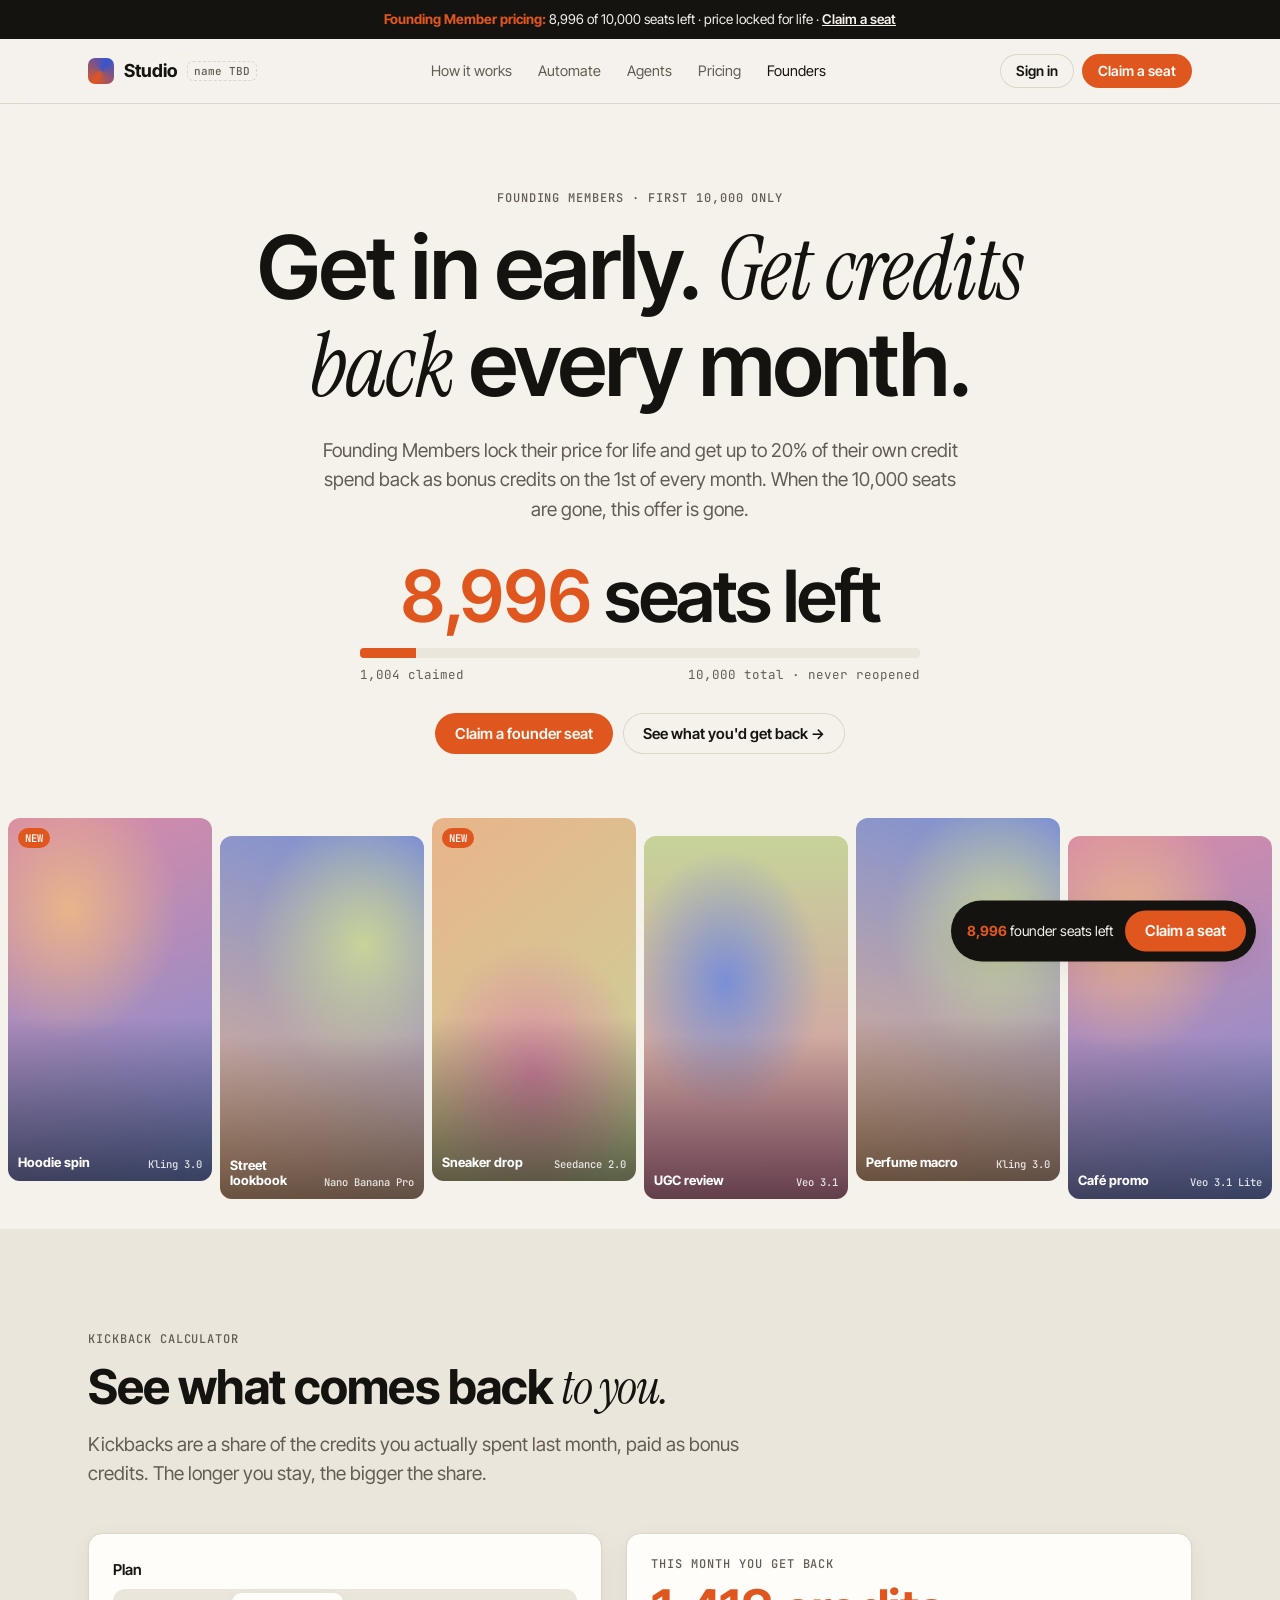
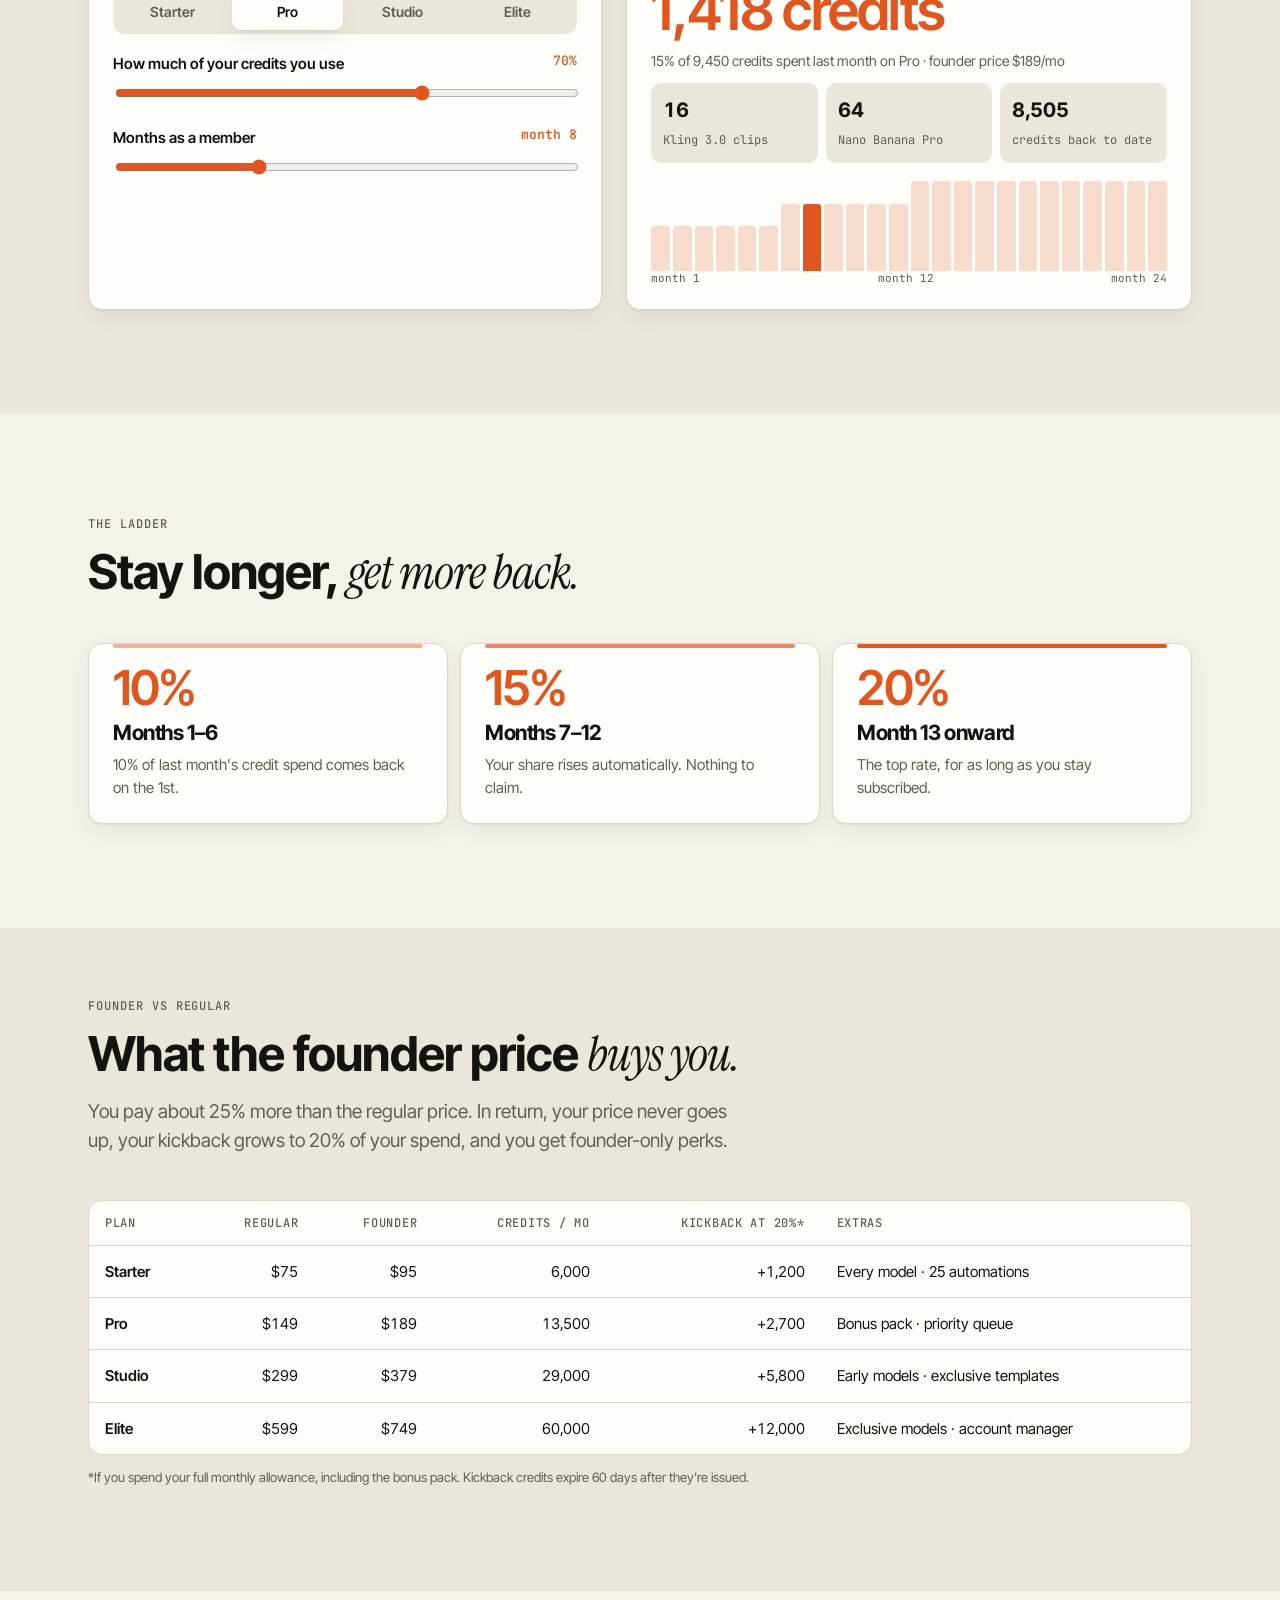
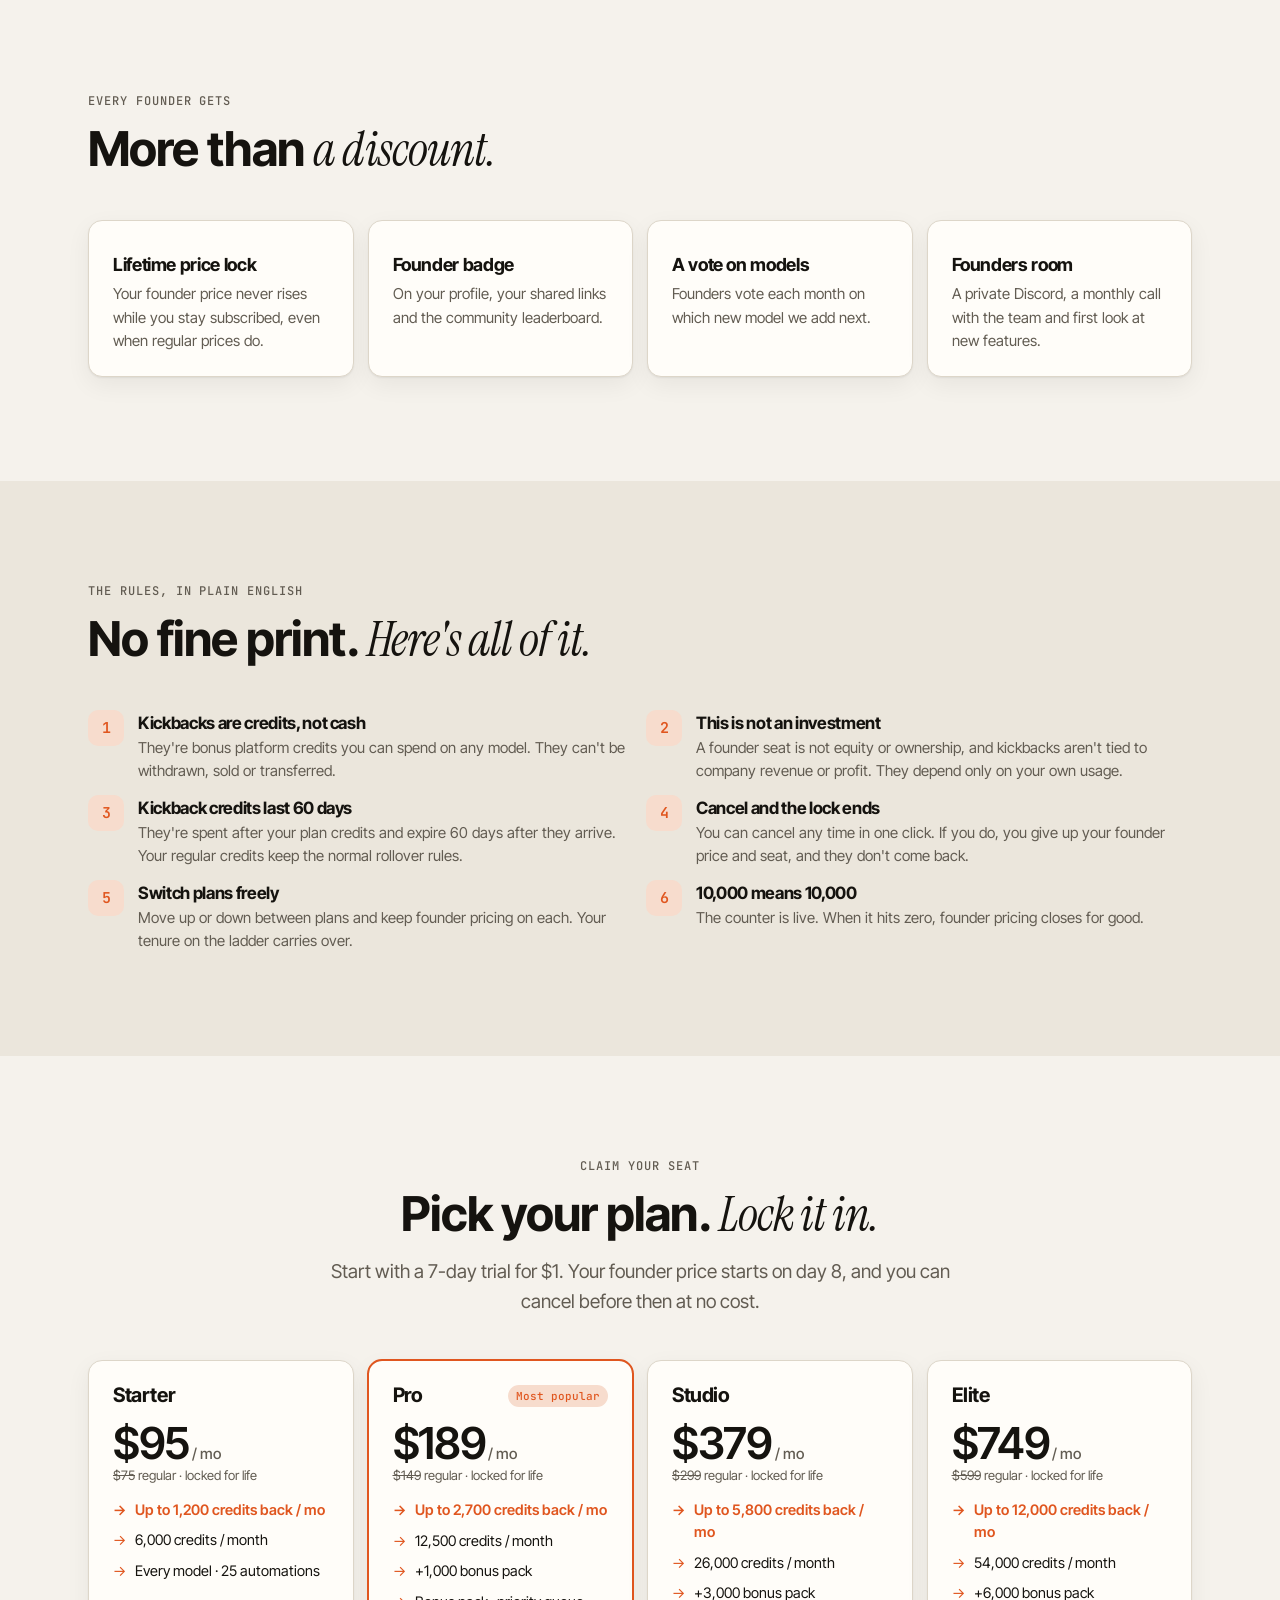
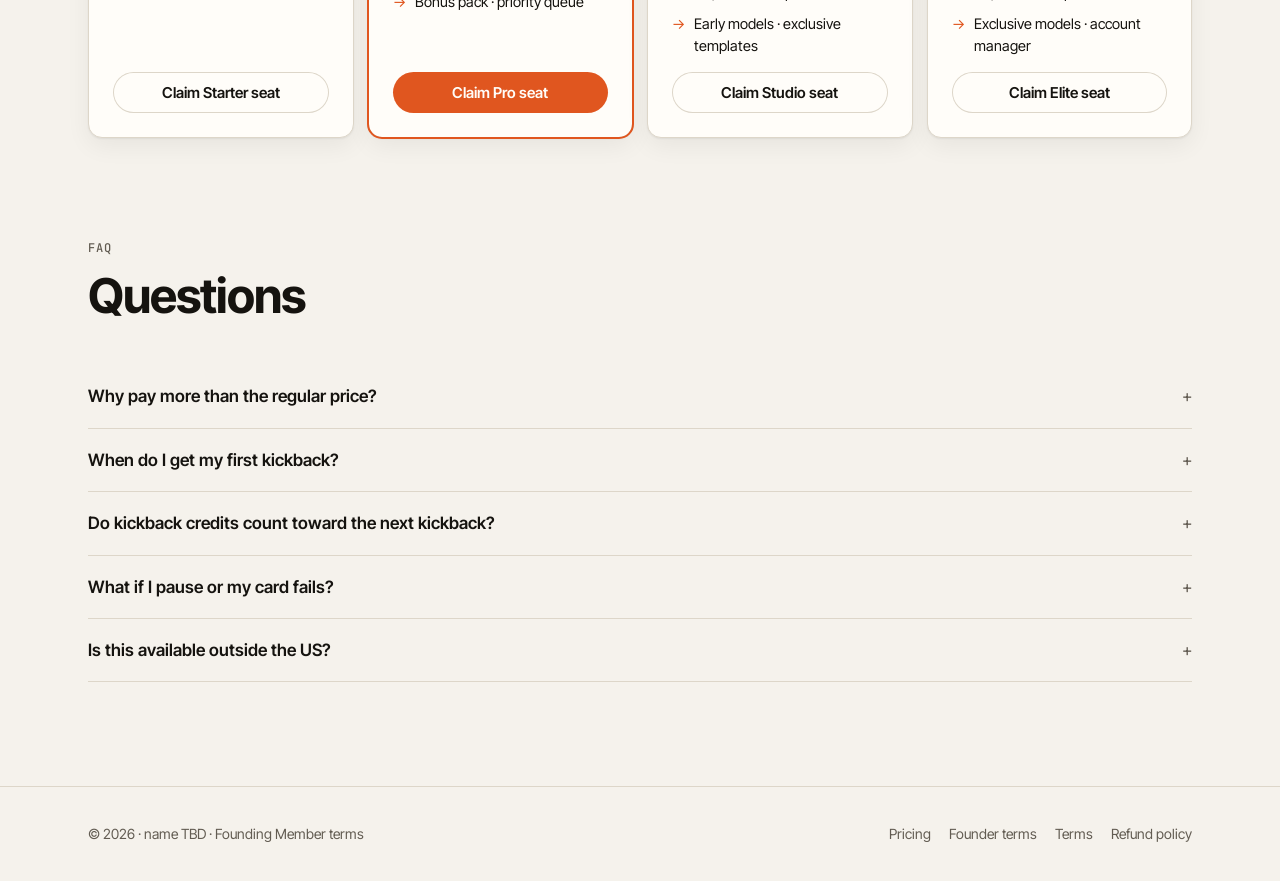
<file: ventures/video-broker/site/founders.html>
<!doctype html>
<html lang="en">
<head>
<meta charset="utf-8">
<meta name="viewport" content="width=device-width, initial-scale=1">
<title>Founding Members</title>
<meta name="description" content="The first 10,000 subscribers lock their price for life and get up to 20% of their credit spend back every month.">
<link rel="preconnect" href="https://fonts.googleapis.com">
<link rel="preconnect" href="https://fonts.gstatic.com" crossorigin>
<link href="https://fonts.googleapis.com/css2?family=Inter+Tight:wght@400;500;600;700&family=Instrument+Serif:ital@0;1&family=JetBrains+Mono:wght@400;500&display=swap" rel="stylesheet">
<link rel="stylesheet" href="styles.css">
<style>
/* Founders page only. Shared tokens and components live in styles.css. */
.f-hero{padding:56px 0 40px;text-align:center}
@media(min-width:900px){.f-hero{padding:88px 0 56px}}
.f-hero h1{font-size:clamp(42px,7.5vw,88px);font-weight:600;max-width:14ch;margin:16px auto 0}
.f-hero .lede{margin:22px auto 0;text-align:center}
.counter{margin:36px auto 0;max-width:560px}
.counter-num{font:600 clamp(44px,7vw,72px)/1 "Inter Tight",sans-serif;letter-spacing:-.03em;font-variant-numeric:tabular-nums}
.counter-num span{color:var(--accent)}
.counter .seats{height:10px;background:var(--bg-2);margin-top:16px}
.counter-meta{display:flex;justify-content:space-between;margin-top:8px;font:12.5px "JetBrains Mono",monospace;color:var(--muted)}
.f-hero .hero-ctas{justify-content:center;margin-top:30px}

/* Showcase wall: Higgsfield-style autoplay grid, built to stay fast (see wall script). */
.wall{display:grid;grid-template-columns:repeat(2,1fr);gap:8px;padding:8px}
@media(min-width:720px){.wall{grid-template-columns:repeat(4,1fr)}}
@media(min-width:1100px){.wall{grid-template-columns:repeat(6,1fr)}}
.tile{margin:0;position:relative;aspect-ratio:9/16;border-radius:12px;overflow:hidden;background:var(--bg-2)}
.tile:nth-child(even){transform:translateY(18px)}
.tile video,.tile .poster{position:absolute;inset:0;width:100%;height:100%;object-fit:cover}
.tile::after{content:"";position:absolute;inset:0;background:linear-gradient(180deg,transparent 55%,rgba(0,0,0,.55));pointer-events:none}
.tile .meta{position:absolute;left:10px;right:10px;bottom:10px;z-index:1;color:#fff;display:flex;justify-content:space-between;align-items:flex-end;gap:6px}
.tile .meta b{font-size:13px;line-height:1.2;min-width:0}
.tile .meta span{font:500 10.5px "JetBrains Mono",monospace;opacity:.85;white-space:nowrap}
.tile .new{position:absolute;top:10px;left:10px;z-index:1;font:600 10.5px "JetBrains Mono",monospace;padding:3px 7px;border-radius:999px;background:var(--accent);color:var(--accent-ink)}
.g1{background:radial-gradient(90% 60% at 30% 25%,var(--frame-a),transparent 60%),linear-gradient(160deg,var(--frame-d),var(--frame-b))}
.g2{background:radial-gradient(90% 60% at 70% 30%,var(--frame-c),transparent 60%),linear-gradient(200deg,var(--frame-b),var(--frame-a))}
.g3{background:radial-gradient(90% 60% at 50% 70%,var(--frame-d),transparent 60%),linear-gradient(140deg,var(--frame-a),var(--frame-c))}
.g4{background:radial-gradient(80% 60% at 40% 40%,var(--frame-b),transparent 60%),linear-gradient(180deg,var(--frame-c),var(--frame-d))}

/* Calculator */
.calc{display:grid;gap:16px}
@media(min-width:960px){.calc{grid-template-columns:1fr 1.1fr;gap:24px}}
.calc label{display:flex;justify-content:space-between;font-weight:600;font-size:15px;margin:18px 0 8px}
.calc label:first-child{margin-top:0}
.calc label output{font:500 13px "JetBrains Mono",monospace;color:var(--accent)}
.calc input[type=range]{width:100%;accent-color:var(--accent)}
.seg{display:grid;grid-template-columns:repeat(4,1fr);gap:4px;padding:4px;border-radius:12px;background:var(--bg-2)}
.seg button{border:0;background:transparent;padding:10px 4px;border-radius:9px;font:600 14px "Inter Tight",sans-serif;color:var(--muted);cursor:pointer}
.seg button[aria-pressed="true"]{background:var(--panel);color:var(--ink);box-shadow:var(--shadow)}
.result{display:grid;gap:12px;align-content:start}
.result .big-stat{font:600 clamp(40px,5vw,56px)/1 "Inter Tight",sans-serif;letter-spacing:-.03em;color:var(--accent)}
.result .row2{display:grid;grid-template-columns:repeat(3,1fr);gap:8px}
.mini{background:var(--bg-2);border-radius:10px;padding:12px}
.mini b{display:block;font-size:20px;font-variant-numeric:tabular-nums}
.mini span{font:12px "JetBrains Mono",monospace;color:var(--muted)}
.bars{display:flex;align-items:flex-end;gap:3px;height:90px;margin-top:6px}
.bars i{flex:1;background:var(--accent-soft);border-radius:3px 3px 0 0;min-height:2px}
.bars i.now{background:var(--accent)}
.bars-axis{display:flex;justify-content:space-between;font:11px "JetBrains Mono",monospace;color:var(--muted)}

/* Ladder */
.ladder-lg{display:grid;gap:12px}
@media(min-width:860px){.ladder-lg{grid-template-columns:repeat(3,1fr)}}
.rung{position:relative;padding-top:20px}
.rung::before{content:"";position:absolute;left:24px;right:24px;top:0;height:4px;border-radius:2px;background:var(--accent);opacity:var(--o,1)}
.rung .pct{font:600 48px/1 "Inter Tight",sans-serif;letter-spacing:-.03em;color:var(--accent)}

/* Tier compare */
.tiers td.n,.tiers th.n{text-align:right;font-variant-numeric:tabular-nums}
.tiers td:first-child{color:var(--ink);font-weight:600}

/* Rules */
.rules{display:grid;gap:12px}
@media(min-width:860px){.rules{grid-template-columns:repeat(2,1fr)}}
.rule{display:grid;grid-template-columns:36px 1fr;gap:14px;align-items:start}
.rule i{width:36px;height:36px;border-radius:10px;display:grid;place-items:center;background:var(--accent-soft);color:var(--accent);font:600 15px "JetBrains Mono",monospace;font-style:normal}
.rule h3{font-size:17px;margin:4px 0 4px}
.rule p{color:var(--muted);font-size:15px}
.sticky-cta{position:fixed;left:12px;right:12px;bottom:12px;z-index:20;display:flex;justify-content:space-between;align-items:center;gap:12px;padding:10px 10px 10px 16px;border-radius:999px;background:var(--ink);color:var(--bg);box-shadow:var(--shadow);font-size:14px;transform:translateY(140%);transition:transform .25s ease}
.sticky-cta.show{transform:none}
.sticky-cta b{color:var(--accent)}
@media(min-width:900px){.sticky-cta{left:auto;right:24px;bottom:24px;max-width:460px}}
@media (prefers-reduced-motion: reduce){.sticky-cta{transition:none}.tile:nth-child(even){transform:none}}
</style>
</head>
<body>

<div class="founder-bar">
  <b>Founding Member pricing:</b> <span class="js-left">8,996</span> of 10,000 seats left · price locked for life · <a href="#claim">Claim a seat</a>
</div>

<nav class="top" aria-label="Main">
  <div class="wrap">
    <a href="index.html" class="logo"><span class="logo-mark" aria-hidden="true"></span>Studio <small>name TBD</small></a>
    <div class="links">
      <a href="index.html#how">How it works</a><a href="index.html#automate">Automate</a><a href="index.html#agents">Agents</a><a href="index.html#pricing">Pricing</a><a href="founders.html" style="color:var(--ink)">Founders</a>
    </div>
    <div class="nav-cta">
      <a class="btn btn-ghost signin" href="#">Sign in</a>
      <a class="btn btn-primary" href="#claim">Claim a seat</a>
    </div>
  </div>
</nav>

<header class="f-hero">
  <div class="wrap">
    <div class="eyebrow">Founding Members · first 10,000 only</div>
    <h1>Get in early. <em>Get credits back</em> every month.</h1>
    <p class="lede">Founding Members lock their price for life and get up to 20% of their own credit spend back as bonus credits on the 1st of every month. When the 10,000 seats are gone, this offer is gone.</p>
    <div class="counter" aria-live="polite">
      <div class="counter-num"><span class="js-left">8,996</span> seats left</div>
      <div class="seats"><i class="js-bar" style="width:10%"></i></div>
      <div class="counter-meta"><span><span class="js-claimed">1,004</span> claimed</span><span>10,000 total · never reopened</span></div>
    </div>
    <div class="hero-ctas">
      <a class="btn btn-primary" href="#claim">Claim a founder seat</a>
      <a class="btn btn-ghost" href="#calc">See what you'd get back →</a>
    </div>
  </div>
</header>

<!-- Showcase wall. Each tile is poster-first; video loads only when on screen. -->
<section style="padding:0 0 40px" aria-label="Made by Founding Members">
  <div class="wall" id="wall">
    <figure class="tile g1"><span class="new">NEW</span><video muted loop playsinline preload="none" data-src="" aria-hidden="true"></video><figcaption class="meta"><b>Hoodie spin</b><span>Kling 3.0</span></figcaption></figure>
    <figure class="tile g2"><video muted loop playsinline preload="none" data-src="" aria-hidden="true"></video><figcaption class="meta"><b>Street lookbook</b><span>Nano Banana Pro</span></figcaption></figure>
    <figure class="tile g3"><span class="new">NEW</span><video muted loop playsinline preload="none" data-src="" aria-hidden="true"></video><figcaption class="meta"><b>Sneaker drop</b><span>Seedance 2.0</span></figcaption></figure>
    <figure class="tile g4"><video muted loop playsinline preload="none" data-src="" aria-hidden="true"></video><figcaption class="meta"><b>UGC review</b><span>Veo 3.1</span></figcaption></figure>
    <figure class="tile g2"><video muted loop playsinline preload="none" data-src="" aria-hidden="true"></video><figcaption class="meta"><b>Perfume macro</b><span>Kling 3.0</span></figcaption></figure>
    <figure class="tile g1"><video muted loop playsinline preload="none" data-src="" aria-hidden="true"></video><figcaption class="meta"><b>Café promo</b><span>Veo 3.1 Lite</span></figcaption></figure>
  </div>
</section>

<section id="calc" style="background:var(--bg-2)">
  <div class="wrap">
    <div class="head">
      <div class="eyebrow">Kickback calculator</div>
      <h2>See what comes back <em>to you.</em></h2>
      <p class="lede">Kickbacks are a share of the credits you actually spent last month, paid as bonus credits. The longer you stay, the bigger the share.</p>
    </div>
    <div class="calc">
      <div class="card">
        <label>Plan</label>
        <div class="seg" role="group" aria-label="Plan" id="plan-seg"></div>
        <label for="use">How much of your credits you use <output id="use-out">70%</output></label>
        <input type="range" id="use" min="10" max="100" step="5" value="70">
        <label for="month">Months as a member <output id="month-out">month 8</output></label>
        <input type="range" id="month" min="1" max="24" step="1" value="8">
      </div>
      <div class="card result" aria-live="polite">
        <div class="eyebrow">This month you get back</div>
        <div class="big-stat" id="kick">0 credits</div>
        <div class="sub" id="kick-sub" style="color:var(--muted);font-size:14px"></div>
        <div class="row2">
          <div class="mini"><b id="eq-kling">0</b><span>Kling 3.0 clips</span></div>
          <div class="mini"><b id="eq-nb">0</b><span>Nano Banana Pro</span></div>
          <div class="mini"><b id="eq-total">0</b><span>credits back to date</span></div>
        </div>
        <div>
          <div class="bars" id="bars" aria-hidden="true"></div>
          <div class="bars-axis"><span>month 1</span><span>month 12</span><span>month 24</span></div>
        </div>
      </div>
    </div>
  </div>
</section>

<section>
  <div class="wrap">
    <div class="head">
      <div class="eyebrow">The ladder</div>
      <h2>Stay longer, <em>get more back.</em></h2>
    </div>
    <div class="ladder-lg">
      <div class="card rung" style="--o:.45"><div class="pct">10%</div><h3>Months 1–6</h3><p>10% of last month's credit spend comes back on the 1st.</p></div>
      <div class="card rung" style="--o:.7"><div class="pct">15%</div><h3>Months 7–12</h3><p>Your share rises automatically. Nothing to claim.</p></div>
      <div class="card rung"><div class="pct">20%</div><h3>Month 13 onward</h3><p>The top rate, for as long as you stay subscribed.</p></div>
    </div>
  </div>
</section>

<section style="background:var(--bg-2);padding-top:72px">
  <div class="wrap">
    <div class="head">
      <div class="eyebrow">Founder vs regular</div>
      <h2>What the founder price <em>buys you.</em></h2>
      <p class="lede">You pay about 25% more than the regular price. In return, your price never goes up, your kickback grows to 20% of your spend, and you get founder-only perks.</p>
    </div>
    <div class="table-wrap">
      <table class="tiers">
        <thead><tr><th>Plan</th><th class="n">Regular</th><th class="n">Founder</th><th class="n">Credits / mo</th><th class="n">Kickback at 20%*</th><th>Extras</th></tr></thead>
        <tbody id="tier-rows"></tbody>
      </table>
    </div>
    <p class="footnote">*If you spend your full monthly allowance, including the bonus pack. Kickback credits expire 60 days after they're issued.</p>
  </div>
</section>

<section>
  <div class="wrap">
    <div class="head">
      <div class="eyebrow">Every founder gets</div>
      <h2>More than <em>a discount.</em></h2>
    </div>
    <div class="promise">
      <div class="card"><h3>Lifetime price lock</h3><p>Your founder price never rises while you stay subscribed, even when regular prices do.</p></div>
      <div class="card"><h3>Founder badge</h3><p>On your profile, your shared links and the community leaderboard.</p></div>
      <div class="card"><h3>A vote on models</h3><p>Founders vote each month on which new model we add next.</p></div>
      <div class="card"><h3>Founders room</h3><p>A private Discord, a monthly call with the team and first look at new features.</p></div>
    </div>
  </div>
</section>

<section style="background:var(--bg-2)">
  <div class="wrap">
    <div class="head">
      <div class="eyebrow">The rules, in plain English</div>
      <h2>No fine print. <em>Here's all of it.</em></h2>
    </div>
    <div class="rules">
      <div class="rule"><i>1</i><div><h3>Kickbacks are credits, not cash</h3><p>They're bonus platform credits you can spend on any model. They can't be withdrawn, sold or transferred.</p></div></div>
      <div class="rule"><i>2</i><div><h3>This is not an investment</h3><p>A founder seat is not equity or ownership, and kickbacks aren't tied to company revenue or profit. They depend only on your own usage.</p></div></div>
      <div class="rule"><i>3</i><div><h3>Kickback credits last 60 days</h3><p>They're spent after your plan credits and expire 60 days after they arrive. Your regular credits keep the normal rollover rules.</p></div></div>
      <div class="rule"><i>4</i><div><h3>Cancel and the lock ends</h3><p>You can cancel any time in one click. If you do, you give up your founder price and seat, and they don't come back.</p></div></div>
      <div class="rule"><i>5</i><div><h3>Switch plans freely</h3><p>Move up or down between plans and keep founder pricing on each. Your tenure on the ladder carries over.</p></div></div>
      <div class="rule"><i>6</i><div><h3>10,000 means 10,000</h3><p>The counter is live. When it hits zero, founder pricing closes for good.</p></div></div>
    </div>
  </div>
</section>

<section id="claim">
  <div class="wrap">
    <div class="head" style="margin-inline:auto;text-align:center">
      <div class="eyebrow">Claim your seat</div>
      <h2>Pick your plan. <em>Lock it in.</em></h2>
      <p class="lede" style="margin-inline:auto">Start with a 7-day trial for $1. Your founder price starts on day 8, and you can cancel before then at no cost.</p>
    </div>
    <div class="plans" id="claim-plans"></div>
  </div>
</section>

<section style="padding-top:0">
  <div class="wrap">
    <div class="head"><div class="eyebrow">FAQ</div><h2>Questions</h2></div>
    <details><summary>Why pay more than the regular price?</summary><p>Three reasons: your price never goes up while regular prices can, you get a growing share of your spend back, and you get founder-only perks. To be straight about the math: at full use and the top 20% rate, kickbacks are worth roughly three-quarters of the founder premium in credit value. The price lock and perks are the rest of the deal.</p></details>
    <details><summary>When do I get my first kickback?</summary><p>On the 1st of the month after your first full billing month. It's based on the credits you spent in that month.</p></details>
    <details><summary>Do kickback credits count toward the next kickback?</summary><p>No. Kickbacks are calculated on plan, bonus pack and top-up credits you spend, not on kickback credits.</p></details>
    <details><summary>What if I pause or my card fails?</summary><p>You have a 14-day grace period to fix a failed payment and keep your seat. After that the seat is released.</p></details>
    <details><summary>Is this available outside the US?</summary><p>Yes. Prices are in USD and local tax may apply.</p></details>
  </div>
</section>

<footer>
  <div class="wrap">
    <span>© 2026 · name TBD · Founding Member terms</span>
    <nav aria-label="Footer"><a href="index.html#pricing">Pricing</a><a href="#">Founder terms</a><a href="#">Terms</a><a href="#">Refund policy</a></nav>
  </div>
</footer>

<div class="sticky-cta" id="sticky" aria-hidden="true"><span><b class="js-left">8,996</b> founder seats left</span><a class="btn btn-primary" href="#claim" tabindex="-1">Claim a seat</a></div>

<script>
// Mirrors model/pricing.json → plans, founders.prices_usd, founders.kickback_schedule.
const PLANS = [
  { id: "starter", name: "Starter", regular: 75,  founder: 95,  credits: 6000,  bonus: 0,    extras: "Every model · 25 automations" },
  { id: "pro",     name: "Pro",     regular: 149, founder: 189, credits: 12500, bonus: 1000, extras: "Bonus pack · priority queue" },
  { id: "studio",  name: "Studio",  regular: 299, founder: 379, credits: 26000, bonus: 3000, extras: "Early models · exclusive templates" },
  { id: "elite",   name: "Elite",   regular: 599, founder: 749, credits: 54000, bonus: 6000, extras: "Exclusive models · account manager" },
];
const CREDITS = { kling: 90, nbPro: 22 };  // credits per output at real-time prices
const kickPct = m => m >= 13 ? .20 : m >= 7 ? .15 : .10;
const fmt = n => Math.round(n).toLocaleString("en-US");

// Placeholder until the seat counter reads from the database. Never ship a fake counter.
const CLAIMED = 1004;
document.querySelectorAll(".js-left").forEach(e => e.textContent = fmt(10000 - CLAIMED));
document.querySelectorAll(".js-claimed").forEach(e => e.textContent = fmt(CLAIMED));
document.querySelectorAll(".js-bar").forEach(e => e.style.width = CLAIMED / 100 + "%");

// Calculator
let plan = PLANS[1];
const seg = document.getElementById("plan-seg");
seg.innerHTML = PLANS.map(p => `<button data-id="${p.id}" aria-pressed="${p === plan}">${p.name}</button>`).join("");
seg.addEventListener("click", e => {
  const b = e.target.closest("button"); if (!b) return;
  plan = PLANS.find(p => p.id === b.dataset.id);
  seg.querySelectorAll("button").forEach(x => x.setAttribute("aria-pressed", x === b));
  calc();
});
function calc(){
  const use = +document.getElementById("use").value / 100;
  const month = +document.getElementById("month").value;
  const spend = (plan.credits + plan.bonus) * use;
  const kick = spend * kickPct(month);
  let total = 0;
  const bars = [];
  for (let m = 1; m <= 24; m++) {
    const k = spend * kickPct(m);
    if (m <= month) total += k;
    bars.push(`<i class="${m === month ? "now" : ""}" style="height:${k / (spend * .2) * 100}%"></i>`);
  }
  document.getElementById("use-out").textContent = Math.round(use * 100) + "%";
  document.getElementById("month-out").textContent = "month " + month;
  document.getElementById("kick").textContent = fmt(kick) + " credits";
  document.getElementById("kick-sub").textContent =
    `${kickPct(month) * 100}% of ${fmt(spend)} credits spent last month on ${plan.name} · founder price $${plan.founder}/mo`;
  document.getElementById("eq-kling").textContent = fmt(kick / CREDITS.kling);
  document.getElementById("eq-nb").textContent = fmt(kick / CREDITS.nbPro);
  document.getElementById("eq-total").textContent = fmt(total);
  document.getElementById("bars").innerHTML = bars.join("");
}
["use", "month"].forEach(id => document.getElementById(id).addEventListener("input", calc));
calc();

// Tier table + claim cards
document.getElementById("tier-rows").innerHTML = PLANS.map(p =>
  `<tr><td>${p.name}</td><td class="n">$${p.regular}</td><td class="n">$${p.founder}</td>
   <td class="n">${fmt(p.credits + p.bonus)}</td><td class="n">+${fmt((p.credits + p.bonus) * .2)}</td><td>${p.extras}</td></tr>`).join("");
document.getElementById("claim-plans").innerHTML = PLANS.map(p =>
  `<div class="card plan ${p.id === "pro" ? "feature" : ""}">
    <div class="name"><h3>${p.name}</h3>${p.id === "pro" ? '<span class="badge">Most popular</span>' : ""}</div>
    <div><div class="price">$${p.founder}<small> / mo</small></div><div class="price-note"><s>$${p.regular}</s> regular · locked for life</div></div>
    <ul><li class="x">Up to ${fmt((p.credits + p.bonus) * .2)} credits back / mo</li><li>${fmt(p.credits)} credits / month</li>${p.bonus ? `<li>+${fmt(p.bonus)} bonus pack</li>` : ""}<li>${p.extras}</li></ul>
    <a class="btn ${p.id === "pro" ? "btn-primary" : "btn-ghost"}" href="#">Claim ${p.name} seat</a>
  </div>`).join("");

// Sticky CTA appears after the hero scrolls away.
const sticky = document.getElementById("sticky");
new IntersectionObserver(([e]) => {
  sticky.classList.toggle("show", !e.isIntersecting);
  sticky.setAttribute("aria-hidden", e.isIntersecting);
}).observe(document.querySelector(".f-hero"));

// Fast video wall: nothing downloads until a tile is on screen, at most 3 play at once,
// and no video at all for reduced-motion or data-saver users (posters only).
(function(){
  const quiet = matchMedia("(prefers-reduced-motion: reduce)").matches || navigator.connection?.saveData;
  if (quiet || !("IntersectionObserver" in window)) return;
  const playing = new Set();
  const io = new IntersectionObserver(entries => entries.forEach(({ target: v, isIntersecting }) => {
    if (isIntersecting && v.dataset.src) {
      if (!v.src) v.src = v.dataset.src;
      if (playing.size < 3) { v.play().catch(() => {}); playing.add(v); }
    } else if (!v.paused) { v.pause(); playing.delete(v); }
  }), { rootMargin: "100px", threshold: .4 });
  document.querySelectorAll("#wall video").forEach(v => io.observe(v));
})();
</script>
</body>
</html>
</file>
<file: ventures/video-broker/site/styles.css>
/* Design tokens. Documented in site/DESIGN.md. */
:root{
  --bg:#f5f2ec; --bg-2:#ebe6dc; --panel:#fffdf9; --ink:#15130f; --muted:#625c52; --line:#ddd6c9;
  --accent:#e0561f; --accent-ink:#fffdf9; --accent-soft:#f7dccd; --cool:#3554d1; --good:#2f7d3b;
  --frame-a:#e9b48a; --frame-b:#7a8fd6; --frame-c:#c7d39a; --frame-d:#d98aa6;
  --radius:14px; --shadow:0 1px 2px rgba(21,19,15,.06),0 8px 24px rgba(21,19,15,.06);
}
@media (prefers-color-scheme: dark){
  :root:not([data-theme="light"]){
    --bg:#0e0d0b; --bg-2:#161411; --panel:#1b1915; --ink:#f3efe7; --muted:#a39b8e; --line:#2c2924;
    --accent:#ff7a45; --accent-ink:#0e0d0b; --accent-soft:#3a2116; --cool:#8ea4ff; --good:#6cc27a;
    --frame-a:#8a5634; --frame-b:#3b4f9a; --frame-c:#5d6b33; --frame-d:#83405a;
    --shadow:0 1px 2px rgba(0,0,0,.4),0 10px 30px rgba(0,0,0,.35);
  }
}
:root[data-theme="dark"]{
  --bg:#0e0d0b; --bg-2:#161411; --panel:#1b1915; --ink:#f3efe7; --muted:#a39b8e; --line:#2c2924;
  --accent:#ff7a45; --accent-ink:#0e0d0b; --accent-soft:#3a2116; --cool:#8ea4ff; --good:#6cc27a;
  --frame-a:#8a5634; --frame-b:#3b4f9a; --frame-c:#5d6b33; --frame-d:#83405a;
  --shadow:0 1px 2px rgba(0,0,0,.4),0 10px 30px rgba(0,0,0,.35);
}
*{box-sizing:border-box}
html{scroll-behavior:smooth}
body{margin:0;background:var(--bg);color:var(--ink);font:16px/1.55 "Inter Tight",system-ui,sans-serif;-webkit-font-smoothing:antialiased}
a{color:inherit}
.wrap{max-width:1160px;margin:0 auto;padding:0 16px}
@media(min-width:720px){.wrap{padding:0 28px}}
.serif{font-family:"Instrument Serif",Georgia,serif;font-weight:400}
.mono{font-family:"JetBrains Mono",ui-monospace,monospace}
.eyebrow{font:500 12px/1 "JetBrains Mono",monospace;letter-spacing:.08em;text-transform:uppercase;color:var(--muted)}
h1,h2,h3{margin:0;line-height:1.08;letter-spacing:-.02em}
h2{font-size:clamp(30px,4.4vw,48px)}
h2 em,h1 em{font-family:"Instrument Serif",Georgia,serif;font-style:italic;font-weight:400}
p{margin:0}
.lede{font-size:clamp(17px,1.6vw,19px);color:var(--muted);max-width:60ch}
.btn{display:inline-flex;align-items:center;gap:8px;border:0;border-radius:999px;padding:13px 20px;font:600 15px/1 "Inter Tight",sans-serif;text-decoration:none;cursor:pointer;transition:transform .15s ease}
.btn:hover{transform:translateY(-1px)}
.btn-primary{background:var(--accent);color:var(--accent-ink)}
.btn-ghost{background:transparent;color:var(--ink);box-shadow:inset 0 0 0 1px var(--line)}
section{padding:72px 0}
@media(min-width:900px){section{padding:104px 0}}

/* Founder bar + nav */
.founder-bar{background:var(--ink);color:var(--bg);font-size:13.5px;text-align:center;padding:9px 16px}
.founder-bar b{color:var(--accent)}
.founder-bar a{color:var(--bg);font-weight:600}
nav.top{position:sticky;top:0;z-index:10;background:color-mix(in srgb,var(--bg) 86%,transparent);backdrop-filter:blur(10px);border-bottom:1px solid var(--line)}
nav.top .wrap{display:flex;align-items:center;justify-content:space-between;height:64px;gap:16px}
.logo{display:flex;align-items:center;gap:10px;font-weight:700;font-size:18px;text-decoration:none}
.logo-mark{width:26px;height:26px;border-radius:7px;background:conic-gradient(from 210deg,var(--accent),var(--cool),var(--accent))}
.logo small{font:500 11px "JetBrains Mono",monospace;color:var(--muted);border:1px dashed var(--line);border-radius:6px;padding:2px 6px}
.links{display:none;gap:26px;font-size:14.5px}
.links a{text-decoration:none;color:var(--muted)}
.links a:hover{color:var(--ink)}
@media(min-width:900px){.links{display:flex}}
.nav-cta{display:flex;gap:8px;align-items:center}
.nav-cta .btn{padding:10px 16px;font-size:14px}
.signin{display:none}
@media(min-width:560px){.signin{display:inline-flex}}

/* Hero */
.hero{padding:56px 0 64px}
@media(min-width:900px){.hero{padding:88px 0 96px}}
.hero-grid{display:grid;gap:44px;align-items:center}
@media(min-width:980px){.hero-grid{grid-template-columns:1.05fr .95fr}}
.hero h1{font-size:clamp(42px,7vw,80px);font-weight:600}
.hero .lede{margin:22px 0 30px}
.hero-ctas{display:flex;flex-wrap:wrap;gap:10px}
.trust{margin-top:22px;font-size:13.5px;color:var(--muted);display:flex;flex-wrap:wrap;gap:6px 18px}
.trust span::before{content:"✓ ";color:var(--good);font-weight:700}

/* Hero visual: frames + receipt */
.stage{position:relative;min-height:420px}
.frames{display:grid;grid-template-columns:repeat(3,1fr);gap:10px}
.frame{aspect-ratio:9/16;border-radius:12px;position:relative;overflow:hidden;box-shadow:var(--shadow)}
.frame::after{content:"";position:absolute;inset:0;background:linear-gradient(180deg,transparent 55%,rgba(0,0,0,.45))}
.frame span{position:absolute;left:10px;bottom:9px;z-index:1;font:500 10.5px "JetBrains Mono",monospace;color:#fff}
.f1{background:radial-gradient(120% 80% at 30% 20%,var(--frame-a),transparent 60%),linear-gradient(160deg,var(--frame-d),var(--frame-b))}
.f2{background:radial-gradient(90% 70% at 70% 30%,var(--frame-c),transparent 60%),linear-gradient(200deg,var(--frame-b),var(--frame-a));margin-top:36px}
.f3{background:radial-gradient(100% 70% at 50% 70%,var(--frame-d),transparent 60%),linear-gradient(140deg,var(--frame-a),var(--frame-c))}
.receipt{position:absolute;right:-4px;bottom:-18px;width:min(300px,82%);background:var(--panel);border:1px solid var(--line);border-radius:12px;box-shadow:var(--shadow);padding:16px 16px 14px;font:13px/1.5 "JetBrains Mono",monospace}
.receipt::before{content:"";position:absolute;left:12px;right:12px;top:-6px;height:12px;background:radial-gradient(circle at 6px 0,transparent 6px,var(--panel) 6.5px) 0 0/12px 12px repeat-x}
.receipt h4{margin:0 0 8px;font:600 12px "JetBrains Mono",monospace;letter-spacing:.06em;text-transform:uppercase;color:var(--muted)}
.receipt .r{display:flex;justify-content:space-between;gap:10px}
.receipt .r span:first-child{color:var(--muted)}
.receipt hr{border:0;border-top:1px dashed var(--line);margin:8px 0}
.receipt .total{font-weight:600}
.receipt .ok{color:var(--good)}

/* Model strip */
.models{border-block:1px solid var(--line);padding:22px 0;background:var(--bg-2)}
.models .wrap{display:flex;flex-wrap:wrap;gap:10px 28px;align-items:center;justify-content:center}
.models b{font-weight:600;font-size:15px;color:var(--muted)}
.models .eyebrow{width:100%;text-align:center;margin-bottom:4px}

/* Steps */
.head{display:grid;gap:16px;margin-bottom:44px;max-width:760px}
.steps{display:grid;gap:14px}
@media(min-width:860px){.steps{grid-template-columns:repeat(3,1fr)}}
.card{background:var(--panel);border:1px solid var(--line);border-radius:var(--radius);padding:24px;box-shadow:var(--shadow)}
.step-n{font:500 12px "JetBrains Mono",monospace;color:var(--accent)}
.card h3{font-size:21px;margin:10px 0 8px}
.card p{color:var(--muted);font-size:15px}

/* Automate */
.split{display:grid;gap:36px;align-items:center}
@media(min-width:960px){.split{grid-template-columns:1fr 1fr;gap:56px}}
.flow{background:var(--panel);border:1px solid var(--line);border-radius:var(--radius);padding:18px;box-shadow:var(--shadow)}
.flow-top{display:flex;justify-content:space-between;align-items:center;margin-bottom:12px;gap:10px;flex-wrap:wrap}
.pill{display:inline-flex;align-items:center;gap:6px;font:500 12px "JetBrains Mono",monospace;padding:5px 10px;border-radius:999px;background:var(--bg-2);color:var(--muted)}
.pill.on{background:var(--accent-soft);color:var(--accent)}
.flow ol{list-style:none;margin:0;padding:0;display:grid;gap:8px;counter-reset:s}
.flow li{counter-increment:s;display:grid;grid-template-columns:28px 1fr auto;gap:12px;align-items:center;padding:12px;border:1px solid var(--line);border-radius:10px;background:var(--bg)}
.flow li::before{content:counter(s);width:28px;height:28px;border-radius:8px;display:grid;place-items:center;background:var(--bg-2);font:600 12px "JetBrains Mono",monospace}
.flow li small{display:block;color:var(--muted);font-size:13px}
.flow li .mono{font-size:12.5px;color:var(--muted);white-space:nowrap}
.flow-foot{margin-top:12px;display:flex;justify-content:space-between;font:13px "JetBrains Mono",monospace;color:var(--muted);flex-wrap:wrap;gap:6px}
.checks{list-style:none;padding:0;margin:22px 0 0;display:grid;gap:10px}
.checks li{padding-left:28px;position:relative;color:var(--muted)}
.checks li b{color:var(--ink);font-weight:600}
.checks li::before{content:"";position:absolute;left:0;top:6px;width:16px;height:16px;border-radius:5px;background:var(--accent-soft);box-shadow:inset 0 0 0 5px var(--accent-soft),inset 0 0 0 16px var(--accent)}

/* Agents */
.agents{background:var(--ink);color:var(--bg)}
.agents .lede,.agents .eyebrow{color:color-mix(in srgb,var(--bg) 70%,var(--ink))}
.agent-grid{display:grid;gap:14px}
@media(min-width:860px){.agent-grid{grid-template-columns:repeat(3,1fr)}}
.agents .card{background:color-mix(in srgb,var(--ink) 88%,var(--bg));border-color:color-mix(in srgb,var(--ink) 75%,var(--bg));box-shadow:none}
.agents .card p{color:color-mix(in srgb,var(--bg) 70%,var(--ink))}
.agents pre{margin:16px 0 0;padding:16px;border-radius:12px;background:color-mix(in srgb,var(--ink) 80%,var(--bg));font:12.5px/1.6 "JetBrains Mono",monospace;overflow-x:auto;color:var(--bg)}
.agents pre .k{color:var(--accent)}

/* Compare */
.table-wrap{overflow-x:auto;border:1px solid var(--line);border-radius:var(--radius);background:var(--panel)}
table{width:100%;border-collapse:collapse;font-size:15px;min-width:560px}
th,td{padding:14px 16px;text-align:left;border-bottom:1px solid var(--line)}
th{font:500 12px "JetBrains Mono",monospace;text-transform:uppercase;letter-spacing:.06em;color:var(--muted)}
td:first-child{color:var(--muted)}
td.us{font-weight:600}
tr:last-child td{border-bottom:0}
.footnote{margin-top:12px;font-size:13px;color:var(--muted)}

/* Pricing */
.toggle{display:inline-flex;padding:4px;border-radius:999px;background:var(--bg-2);gap:2px;margin-bottom:28px;flex-wrap:wrap}
.toggle button{border:0;background:transparent;font:600 14px "Inter Tight",sans-serif;color:var(--muted);padding:9px 16px;border-radius:999px;cursor:pointer}
.toggle button[aria-pressed="true"]{background:var(--panel);color:var(--ink);box-shadow:var(--shadow)}
.toggle button .tag{font:500 11px "JetBrains Mono",monospace;color:var(--accent);margin-left:6px}
.plans{display:grid;gap:14px}
@media(min-width:720px){.plans{grid-template-columns:repeat(2,1fr)}}
@media(min-width:1100px){.plans{grid-template-columns:repeat(4,1fr)}}
.plan{display:flex;flex-direction:column;gap:14px}
.plan.feature{outline:2px solid var(--accent);outline-offset:-1px}
.plan .name{display:flex;justify-content:space-between;align-items:center}
.plan .name h3{font-size:20px;margin:0}
.badge{font:500 11px "JetBrains Mono",monospace;padding:4px 8px;border-radius:999px;background:var(--accent-soft);color:var(--accent)}
.price{font-size:44px;font-weight:600;letter-spacing:-.03em;line-height:1}
.price small{font-size:15px;color:var(--muted);font-weight:500;letter-spacing:0}
.price-note{font-size:13px;color:var(--muted);min-height:20px}
.plan ul{list-style:none;margin:0;padding:0;display:grid;gap:8px;font-size:14.5px}
.plan li{padding-left:22px;position:relative}
.plan li::before{content:"→";position:absolute;left:0;color:var(--accent)}
.plan li.x{color:var(--accent);font-weight:600}
.plan .btn{justify-content:center;margin-top:auto}
.founder-panel{margin-top:18px;display:grid;gap:16px;align-items:center;background:var(--accent-soft);border-radius:var(--radius);padding:22px}
@media(min-width:860px){.founder-panel{grid-template-columns:1.3fr 1fr}}
.founder-panel h3{font-size:22px;margin-bottom:6px}
.founder-panel p{color:var(--muted);font-size:15px}
.ladder{display:grid;grid-template-columns:repeat(3,1fr);gap:8px}
.ladder div{background:var(--panel);border-radius:10px;padding:12px;text-align:center}
.ladder b{display:block;font-size:24px;color:var(--accent)}
.ladder span{font:12px "JetBrains Mono",monospace;color:var(--muted)}
.seats{margin-top:12px;height:8px;border-radius:4px;background:var(--panel);overflow:hidden}
.seats i{display:block;height:100%;background:var(--accent)}

/* Promise + FAQ */
.promise{display:grid;gap:14px}
@media(min-width:860px){.promise{grid-template-columns:repeat(4,1fr)}}
.promise .card h3{font-size:18px}
details{border-bottom:1px solid var(--line);padding:18px 0}
summary{cursor:pointer;font-weight:600;font-size:17px;list-style:none;display:flex;justify-content:space-between;gap:16px}
summary::after{content:"+";font-weight:400;color:var(--muted)}
details[open] summary::after{content:"–"}
details p{margin-top:10px;color:var(--muted);max-width:70ch}

/* CTA + footer */
.final{text-align:center}
.final h2{font-size:clamp(36px,6vw,64px);max-width:16ch;margin:0 auto}
.final .hero-ctas{justify-content:center;margin-top:28px}
footer{border-top:1px solid var(--line);padding:36px 0;font-size:14px;color:var(--muted)}
footer .wrap{display:flex;flex-wrap:wrap;gap:16px;justify-content:space-between}
footer nav{display:flex;flex-wrap:wrap;gap:18px}
footer a{text-decoration:none}
</file>
